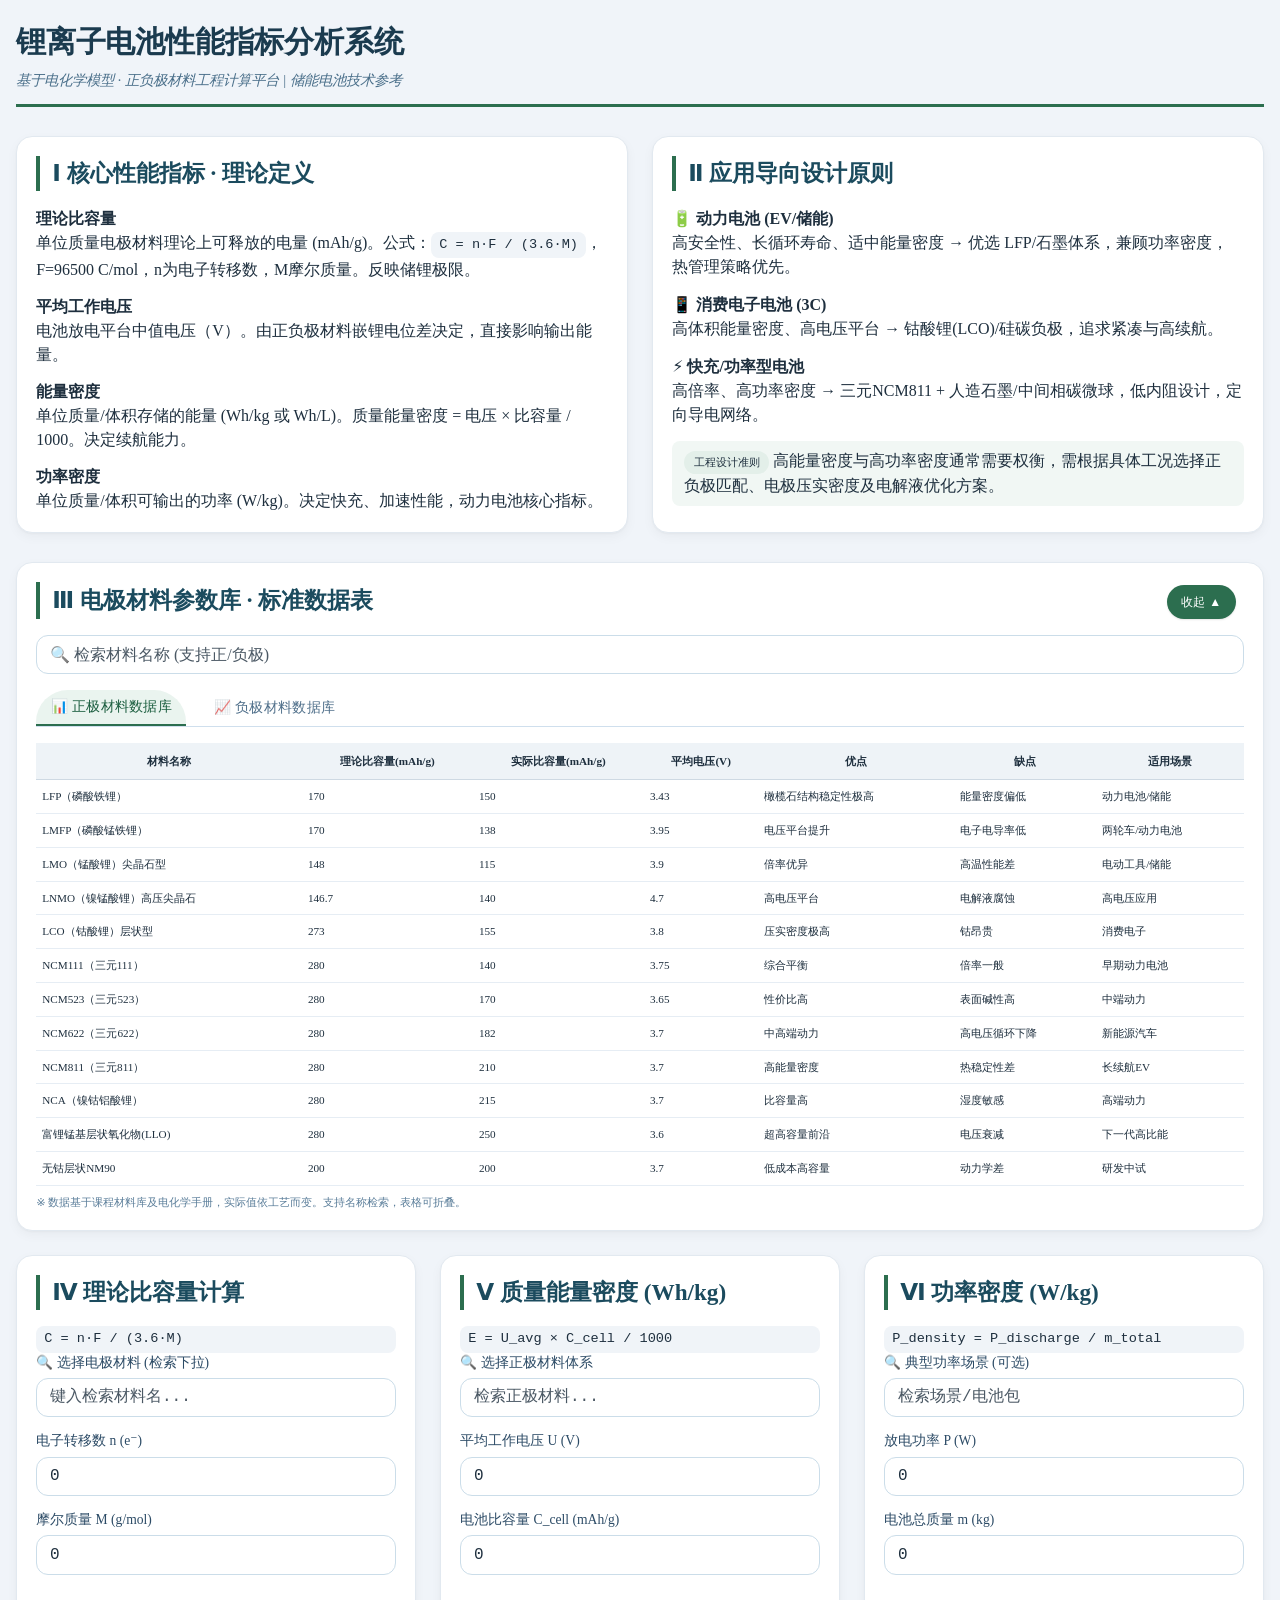
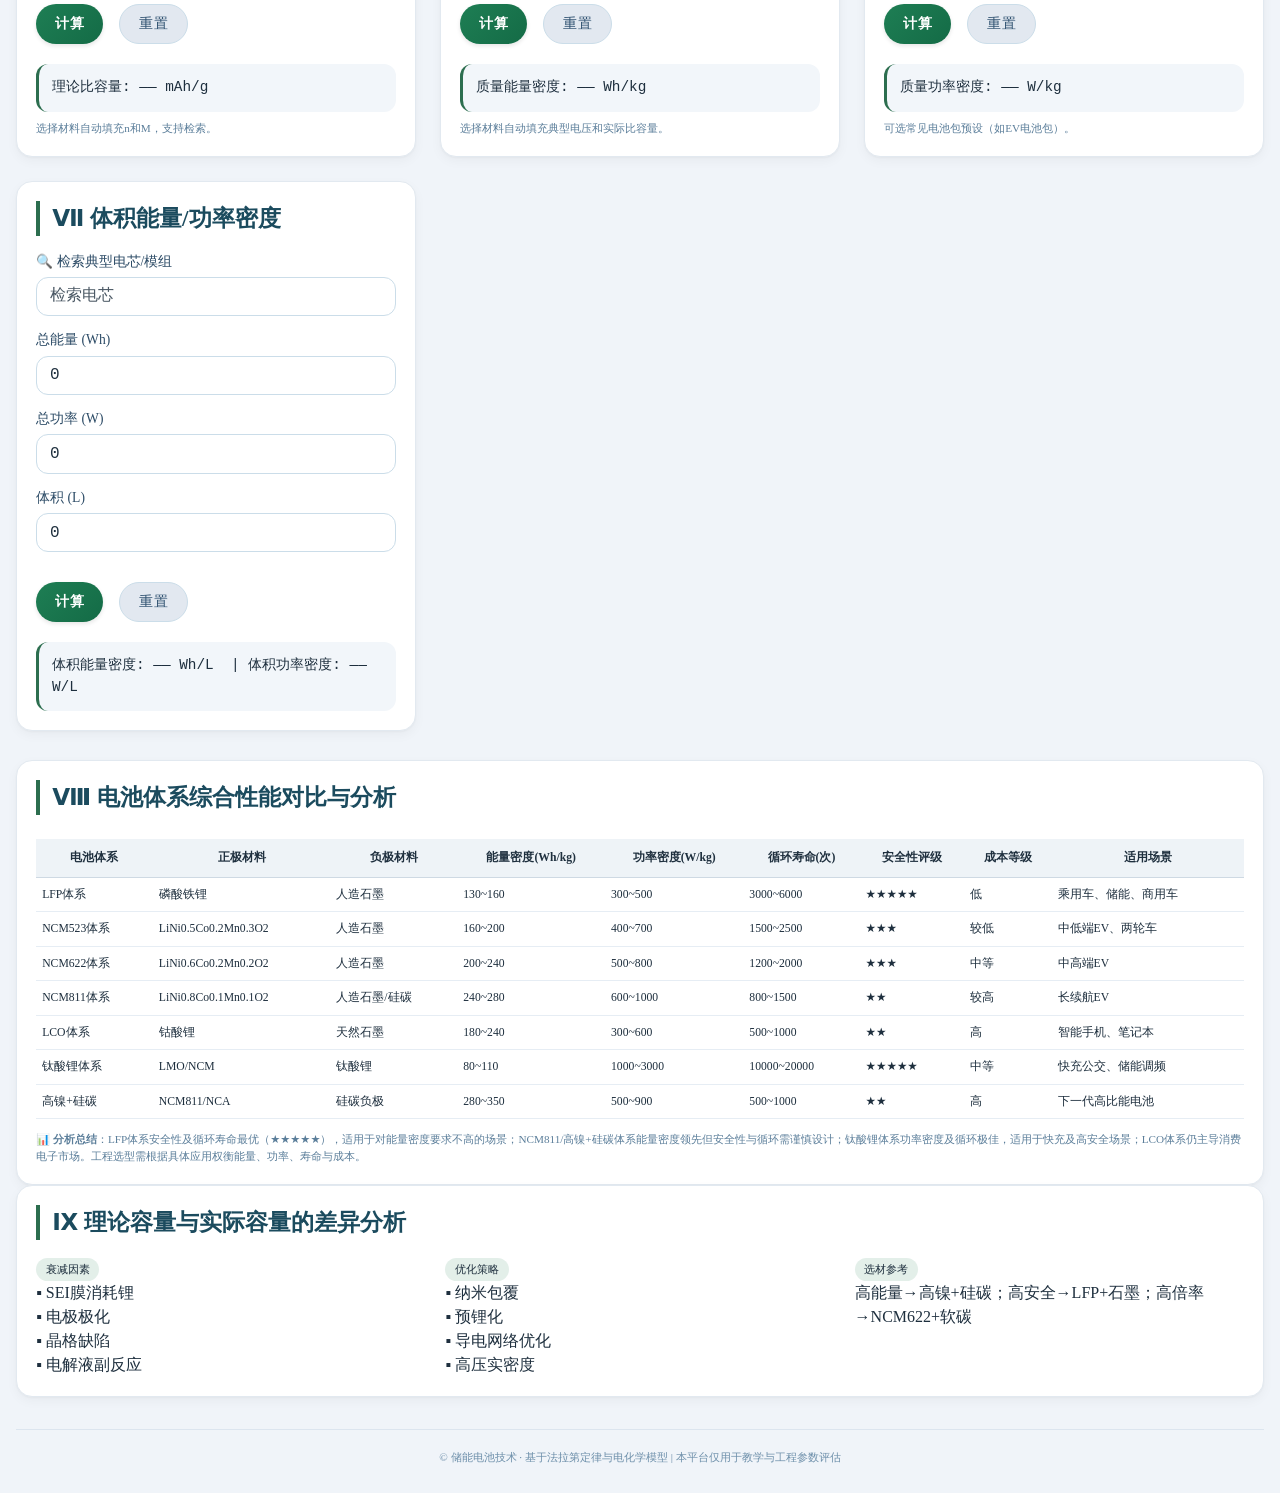
<file: works/2026/group01/锂离子电池性能指标网站（最终版）.html>
<!DOCTYPE html>
<html lang="zh-CN">
<head>
    <meta charset="UTF-8">
    <meta name="viewport" content="width=device-width, initial-scale=1.0, viewport-fit=cover, user-scalable=yes">
    <title>锂离子电池性能指标分析系统 | 储能材料计算平台</title>
    <style>
        * {
            margin: 0;
            padding: 0;
            box-sizing: border-box;
        }

        body {
            font-family: 'Times New Roman', 'Georgia', '宋体', 'SimSun', 'Palatino', 'STSong', system-ui, -apple-system, 'Segoe UI', Roboto, Helvetica, Arial, sans-serif;
            background: #f0f4f9;
            color: #1e2f3e;
            line-height: 1.5;
            padding: 20px 16px;
        }

        .container {
            max-width: 1400px;
            margin: 0 auto;
        }

        .header {
            border-bottom: 3px solid #2c6e4f;
            margin-bottom: 1.8rem;
            padding-bottom: 0.8rem;
        }

        .header h1 {
            font-size: clamp(1.5rem, 5vw, 1.9rem);
            font-weight: 600;
            letter-spacing: -0.2px;
            color: #1b3b4f;
            word-break: break-word;
        }

        .header .sub {
            font-size: clamp(0.75rem, 3vw, 0.9rem);
            color: #4a6f8a;
            font-style: italic;
            margin-top: 0.25rem;
        }

        .grid {
            display: grid;
            grid-template-columns: repeat(auto-fit, minmax(280px, 1fr));
            gap: 1.5rem;
            margin-bottom: 1.8rem;
        }

        .card {
            background: #ffffff;
            border-radius: 1rem;
            padding: 1.2rem;
            box-shadow: 0 4px 12px rgba(0, 0, 0, 0.04), 0 1px 2px rgba(0, 0, 0, 0.03);
            border: 1px solid #e2e9f0;
            transition: box-shadow 0.2s;
            display: flex;
            flex-direction: column;
        }

        .card:hover {
            box-shadow: 0 12px 24px rgba(0, 0, 0, 0.08);
        }

        .card h2 {
            font-size: clamp(1.2rem, 4vw, 1.45rem);
            font-weight: 600;
            border-left: 4px solid #2c6e4f;
            padding-left: 0.75rem;
            margin-bottom: 1rem;
            color: #1b4b5e;
            display: flex;
            justify-content: space-between;
            align-items: center;
            flex-wrap: wrap;
            gap: 8px;
        }

        .form-group {
            margin-bottom: 0.9rem;
        }

        label {
            font-weight: 500;
            display: block;
            margin-bottom: 0.3rem;
            font-size: 0.85rem;
            color: #2c4b66;
        }

        /* ========= 关键修复：确保移动端检索输入框文字清晰可见 ========= */
        input, select, datalist {
            width: 100%;
            padding: 0.6rem 0.8rem;
            border: 1px solid #cbdde9;
            border-radius: 0.75rem;
            font-size: 16px;  /* 防止iOS缩放时文字异常 */
            font-family: monospace;
            background: #ffffff;
            color: #1e2f3e !important;      /* 强制深色文字 */
            -webkit-text-fill-color: #1e2f3e !important; /* 覆盖移动端默认样式 */
            text-fill-color: #1e2f3e !important;
            opacity: 1;
            transition: 0.2s;
            -webkit-appearance: none;
            appearance: none;
        }

        /* 针对datalist输入框的特殊处理 */
        input[list] {
            color: #1e2f3e !important;
            background: #ffffff !important;
        }

        /* 占位符颜色浅但文字可见 */
        input::placeholder {
            color: #6b8eaa;
            opacity: 0.8;
        }

        /* 确保下拉选项文字深色 */
        option {
            color: #1e2f3e;
            background: white;
            font-size: 0.9rem;
            padding: 0.5rem;
        }

        input:focus {
            outline: none;
            border-color: #2c6e4f;
            box-shadow: 0 0 0 3px rgba(44, 110, 79, 0.15);
        }

        /* 醒目按钮样式 */
        button {
            background: linear-gradient(135deg, #1e7e54 0%, #146b46 100%);
            color: white;
            border: none;
            padding: 0.6rem 1.2rem;
            border-radius: 2.5rem;
            font-weight: 600;
            cursor: pointer;
            transition: all 0.2s ease;
            font-size: 0.85rem;
            margin-top: 0.2rem;
            margin-right: 0.5rem;
            box-shadow: 0 2px 4px rgba(0, 0, 0, 0.1);
            letter-spacing: 0.3px;
            min-height: 40px;
        }

        button.secondary {
            background: linear-gradient(135deg, #2c8c6c, #1f6b4e);
        }

        button.small,
        button.reset-btn {
            background: #f0f2f5;
            color: #1f5a6e;
            border: 1px solid #cbdde9;
            box-shadow: none;
            font-weight: 500;
            min-height: 36px;
        }

        button.reset-btn {
            background: #e2e8f0;
            color: #2c4f6e;
        }

        button:hover {
            transform: translateY(-2px);
            box-shadow: 0 6px 12px rgba(0, 0, 0, 0.12);
            filter: brightness(1.02);
        }

        button.small:hover,
        button.reset-btn:hover {
            background: #e0e6ed;
            transform: translateY(-1px);
        }

        .result-box {
            background: #f2f6fa;
            padding: 0.8rem;
            border-radius: 0.75rem;
            margin-top: 0.9rem;
            border-left: 3px solid #2c6e4f;
            font-family: 'Consolas', monospace;
            font-size: 0.9rem;
            font-weight: 500;
            word-break: break-word;
        }

        .formula {
            font-family: 'Courier New', monospace;
            background: #f0f4f8;
            padding: 0.2rem 0.5rem;
            border-radius: 0.5rem;
            font-size: 0.85rem;
            display: inline-block;
        }

        .tabs {
            display: flex;
            flex-wrap: wrap;
            border-bottom: 1px solid #cfdfed;
            margin-bottom: 1rem;
            gap: 0.3rem;
        }

        .tab-btn {
            background: none;
            border: none;
            padding: 0.5rem 0.9rem;
            font-size: 0.85rem;
            font-weight: 500;
            color: #4f6f8a;
            border-radius: 2rem 2rem 0 0;
            cursor: pointer;
            box-shadow: none;
            background: transparent;
            min-height: auto;
        }

        .tab-btn.active {
            background: #eaf4ef;
            color: #1b5e3f;
            border-bottom: 2px solid #2c6e4f;
        }

        .tab-pane {
            display: none;
        }

        .tab-pane.active-pane {
            display: block;
        }

        .table-wrapper {
            overflow-x: auto;
            margin-top: 0.5rem;
            -webkit-overflow-scrolling: touch;
        }

        table {
            width: 100%;
            border-collapse: collapse;
            font-size: 0.7rem;
            background: #fff;
            min-width: 500px;
        }

        th {
            background: #eef3f7;
            padding: 10px 6px;
            border-bottom: 1px solid #ced9e3;
            font-weight: 600;
        }

        td {
            border-bottom: 1px solid #e6edf4;
            padding: 8px 6px;
            vertical-align: top;
        }

        .material-badge {
            background: #e3efe9;
            border-radius: 14px;
            padding: 0.2rem 0.6rem;
            font-size: 0.7rem;
            display: inline-block;
        }

        .flex-btns {
            display: flex;
            flex-wrap: wrap;
            gap: 8px;
            margin: 12px 0 6px;
        }

        footer {
            text-align: center;
            margin-top: 2rem;
            font-size: 0.7rem;
            color: #6d8faa;
            border-top: 1px solid #dce5ef;
            padding-top: 1.2rem;
        }

        .info-tip {
            font-size: 0.7rem;
            color: #5b7e9a;
            margin-top: 0.5rem;
        }

        .error-msg {
            color: #c0392b;
            font-weight: normal;
        }

        .search-box {
            margin-bottom: 12px;
            display: flex;
            flex-wrap: wrap;
            gap: 8px;
            align-items: center;
        }

        .search-box input {
            flex: 1;
            min-width: 150px;
        }

        .collapse-btn {
            background: #2c6e4f;
            border: none;
            border-radius: 2rem;
            padding: 0.3rem 0.9rem;
            font-size: 0.75rem;
            cursor: pointer;
            transition: 0.2s;
            color: white;
            font-weight: 500;
            box-shadow: 0 1px 2px rgba(0, 0, 0, 0.1);
            min-height: 34px;
        }

        .collapse-btn:hover {
            background: #1f5940;
            transform: translateY(-1px);
        }

        /* 手机端额外优化 */
        @media (max-width: 640px) {
            body {
                padding: 14px 12px;
            }
            .card {
                padding: 1rem;
            }
            button {
                padding: 0.5rem 1rem;
                font-size: 0.8rem;
                min-height: 40px;
            }
            .flex-btns {
                gap: 6px;
            }
            .grid {
                gap: 1rem;
            }
            .tab-btn {
                padding: 0.4rem 0.7rem;
                font-size: 0.8rem;
            }
            .header h1 {
                font-size: 1.5rem;
            }
            /* 强制所有输入框文字为深色、背景纯白 */
            input, select, input[list] {
                font-size: 16px;
                background: white !important;
                color: #111111 !important;
                -webkit-text-fill-color: #111111 !important;
            }
        }

        @media (min-width: 641px) and (max-width: 1024px) {
            .grid {
                grid-template-columns: repeat(2, 1fr);
            }
        }

        @media (min-width: 1200px) {
            .grid {
                grid-template-columns: repeat(auto-fit, minmax(320px, 1fr));
            }
        }

        @media (max-width: 560px) {
            table {
                font-size: 0.65rem;
            }
            th, td {
                padding: 6px 4px;
            }
        }
    </style>
</head>
<body>
<div class="container">
    <div class="header">
        <h1>锂离子电池性能指标分析系统</h1>
        <div class="sub">基于电化学模型 · 正负极材料工程计算平台 | 储能电池技术参考</div>
    </div>

    <!-- 1. 四大核心指标 -->
    <div class="grid">
        <div class="card">
            <h2>Ⅰ 核心性能指标 · 理论定义</h2>
            <div style="margin-bottom:0.8rem;"><strong>理论比容量</strong><br>单位质量电极材料理论上可释放的电量 (mAh/g)。公式：<span class="formula">C = n·F / (3.6·M)</span>，F=96500 C/mol，n为电子转移数，M摩尔质量。反映储锂极限。</div>
            <div style="margin-bottom:0.8rem;"><strong>平均工作电压</strong><br>电池放电平台中值电压（V）。由正负极材料嵌锂电位差决定，直接影响输出能量。</div>
            <div style="margin-bottom:0.8rem;"><strong>能量密度</strong><br>单位质量/体积存储的能量 (Wh/kg 或 Wh/L)。质量能量密度 = 电压 × 比容量 / 1000。决定续航能力。</div>
            <div><strong>功率密度</strong><br>单位质量/体积可输出的功率 (W/kg)。决定快充、加速性能，动力电池核心指标。</div>
        </div>
        <div class="card">
            <h2>Ⅱ 应用导向设计原则</h2>
            <div><strong>🔋 动力电池 (EV/储能)</strong><br>高安全性、长循环寿命、适中能量密度 → 优选 LFP/石墨体系，兼顾功率密度，热管理策略优先。</div>
            <div style="margin-top: 14px;"><strong>📱 消费电子电池 (3C)</strong><br>高体积能量密度、高电压平台 → 钴酸锂(LCO)/硅碳负极，追求紧凑与高续航。</div>
            <div style="margin-top: 14px;"><strong>⚡ 快充/功率型电池</strong><br>高倍率、高功率密度 → 三元NCM811 + 人造石墨/中间相碳微球，低内阻设计，定向导电网络。</div>
            <div style="margin-top: 14px; background:#f1f7f4; padding: 8px 12px; border-radius: 8px;"><span class="material-badge">工程设计准则</span> 高能量密度与高功率密度通常需要权衡，需根据具体工况选择正负极匹配、电极压实密度及电解液优化方案。</div>
        </div>
    </div>

    <!-- 3. 电极材料参数库 · 选项卡模式 + 检索 + 折叠 -->
    <div class="card" style="margin-bottom: 1.5rem;" id="materialLibraryCard">
        <h2>Ⅲ 电极材料参数库 · 标准数据表
            <button class="collapse-btn" id="toggleTableBtn">收起 ▲</button>
        </h2>
        <div id="materialTableContainer">
            <div class="search-box">
                <input type="text" id="materialSearchInput" placeholder="🔍 检索材料名称 (支持正/负极)" style="font-family: inherit;">
            </div>
            <div class="tabs">
                <button class="tab-btn active" data-tab="tab-cathode">📊 正极材料数据库</button>
                <button class="tab-btn" data-tab="tab-anode">📈 负极材料数据库</button>
            </div>
            <div id="tab-cathode" class="tab-pane active-pane">
                <div class="table-wrapper">
                    <table id="cathode-table">
                        <thead>
                            <tr><th>材料名称</th><th>理论比容量(mAh/g)</th><th>实际比容量(mAh/g)</th><th>平均电压(V)</th><th>优点</th><th>缺点</th><th>适用场景</th></tr>
                        </thead>
                        <tbody></tbody>
                    </table>
                </div>
            </div>
            <div id="tab-anode" class="tab-pane">
                <div class="table-wrapper">
                    <table id="anode-table">
                        <thead>
                            <tr><th>材料名称</th><th>理论比容量(mAh/g)</th><th>实际比容量(mAh/g)</th><th>平均电压(V)</th><th>优点</th><th>缺点</th><th>适用场景</th></tr>
                        </thead>
                        <tbody></tbody>
                    </table>
                </div>
            </div>
        </div>
        <div class="info-tip">※ 数据基于课程材料库及电化学手册，实际值依工艺而变。支持名称检索，表格可折叠。</div>
    </div>

    <!-- 四个计算模块（四五六七部分） -->
    <div class="grid">
        <div class="card">
            <h2>Ⅳ 理论比容量计算</h2>
            <div class="formula">C = n·F / (3.6·M)</div>
            <div class="form-group">
                <label>🔍 选择电极材料 (检索下拉)</label>
                <input list="capacityMaterialList" id="capacityMaterialSelect" class="search-input" placeholder="键入检索材料名...">
                <datalist id="capacityMaterialList"></datalist>
            </div>
            <div class="form-group"><label>电子转移数 n (e⁻)</label><input type="number" id="nValue" value="0" step="0.01"></div>
            <div class="form-group"><label>摩尔质量 M (g/mol)</label><input type="number" id="molarMass" value="0" step="0.01"></div>
            <div class="flex-btns"><button id="calcCapacityBtn">计算</button><button id="resetCapacityBtn" class="reset-btn small">重置</button></div>
            <div class="result-box" id="capacityResult">理论比容量: —— mAh/g</div>
            <div class="info-tip">选择材料自动填充n和M，支持检索。</div>
        </div>
        <div class="card">
            <h2>Ⅴ 质量能量密度 (Wh/kg)</h2>
            <div class="formula">E = U_avg × C_cell / 1000</div>
            <div class="form-group">
                <label>🔍 选择正极材料体系</label>
                <input list="energyMaterialList" id="energyMaterialSelect" placeholder="检索正极材料...">
                <datalist id="energyMaterialList"></datalist>
            </div>
            <div class="form-group"><label>平均工作电压 U (V)</label><input type="number" id="voltageE" value="0" step="0.01"></div>
            <div class="form-group"><label>电池比容量 C_cell (mAh/g)</label><input type="number" id="specificCap" value="0" step="0.1"></div>
            <div class="flex-btns"><button id="calcEnergyBtn">计算</button><button id="resetEnergyBtn" class="reset-btn small">重置</button></div>
            <div class="result-box" id="energyResult">质量能量密度: —— Wh/kg</div>
            <div class="info-tip">选择材料自动填充典型电压和实际比容量。</div>
        </div>
        <div class="card">
            <h2>Ⅵ 功率密度 (W/kg)</h2>
            <div class="formula">P_density = P_discharge / m_total</div>
            <div class="form-group">
                <label>🔍 典型功率场景 (可选)</label>
                <input list="powerScenarioList" id="powerPreset" placeholder="检索场景/电池包">
                <datalist id="powerScenarioList"></datalist>
            </div>
            <div class="form-group"><label>放电功率 P (W)</label><input type="number" id="powerW" value="0" step="10"></div>
            <div class="form-group"><label>电池总质量 m (kg)</label><input type="number" id="massKg" value="0" step="0.1"></div>
            <div class="flex-btns"><button id="calcPowerBtn">计算</button><button id="resetPowerBtn" class="reset-btn small">重置</button></div>
            <div class="result-box" id="powerResult">质量功率密度: —— W/kg</div>
            <div class="info-tip">可选常见电池包预设（如EV电池包）。</div>
        </div>
        <div class="card">
            <h2>Ⅶ 体积能量/功率密度</h2>
            <div class="form-group">
                <label>🔍 检索典型电芯/模组</label>
                <input list="volumetricPresetList" id="volumetricPreset" placeholder="检索电芯">
                <datalist id="volumetricPresetList"></datalist>
            </div>
            <div class="form-group"><label>总能量 (Wh)</label><input type="number" id="totalEnergyWh" value="0" step="10"></div>
            <div class="form-group"><label>总功率 (W)</label><input type="number" id="totalPowerVol" value="0" step="10"></div>
            <div class="form-group"><label>体积 (L)</label><input type="number" id="volumeL" value="0" step="0.01"></div>
            <div class="flex-btns"><button id="calcVolumetricBtn">计算</button><button id="resetVolumetricBtn" class="reset-btn small">重置</button></div>
            <div class="result-box" id="volumetricResult">体积能量密度: —— Wh/L &nbsp;| 体积功率密度: —— W/L</div>
        </div>
    </div>

    <!-- Ⅷ 电池体系综合性能对比与分析 -->
    <div class="card">
        <h2>Ⅷ 电池体系综合性能对比与分析</h2>
        <div class="table-wrapper">
            <table style="font-size:0.73rem;">
                <thead>
                    <tr><th>电池体系</th><th>正极材料</th><th>负极材料</th><th>能量密度(Wh/kg)</th><th>功率密度(W/kg)</th><th>循环寿命(次)</th><th>安全性评级</th><th>成本等级</th><th>适用场景</th></tr>
                </thead>
                <tbody>
                    <tr><td>LFP体系</td><td>磷酸铁锂</td><td>人造石墨</td><td>130~160</td><td>300~500</td><td>3000~6000</td><td>★★★★★</td><td>低</td><td>乘用车、储能、商用车</td></tr>
                    <tr><td>NCM523体系</td><td>LiNi0.5Co0.2Mn0.3O2</td><td>人造石墨</td><td>160~200</td><td>400~700</td><td>1500~2500</td><td>★★★</td><td>较低</td><td>中低端EV、两轮车</td></tr>
                    <tr><td>NCM622体系</td><td>LiNi0.6Co0.2Mn0.2O2</td><td>人造石墨</td><td>200~240</td><td>500~800</td><td>1200~2000</td><td>★★★</td><td>中等</td><td>中高端EV</td></tr>
                    <tr><td>NCM811体系</td><td>LiNi0.8Co0.1Mn0.1O2</td><td>人造石墨/硅碳</td><td>240~280</td><td>600~1000</td><td>800~1500</td><td>★★</td><td>较高</td><td>长续航EV</td></tr>
                    <tr><td>LCO体系</td><td>钴酸锂</td><td>天然石墨</td><td>180~240</td><td>300~600</td><td>500~1000</td><td>★★</td><td>高</td><td>智能手机、笔记本</td></tr>
                    <tr><td>钛酸锂体系</td><td>LMO/NCM</td><td>钛酸锂</td><td>80~110</td><td>1000~3000</td><td>10000~20000</td><td>★★★★★</td><td>中等</td><td>快充公交、储能调频</td></tr>
                    <tr><td>高镍+硅碳</td><td>NCM811/NCA</td><td>硅碳负极</td><td>280~350</td><td>500~900</td><td>500~1000</td><td>★★</td><td>高</td><td>下一代高比能电池</td></tr>
                </tbody>
            </table>
        </div>
        <div class="info-tip" style="margin-top: 12px;">
            📊 <strong>分析总结</strong>：LFP体系安全性及循环寿命最优（★★★★★），适用于对能量密度要求不高的场景；NCM811/高镍+硅碳体系能量密度领先但安全性与循环需谨慎设计；钛酸锂体系功率密度及循环极佳，适用于快充及高安全场景；LCO体系仍主导消费电子市场。工程选型需根据具体应用权衡能量、功率、寿命与成本。
        </div>
    </div>

    <!-- Ⅸ 理论容量与实际容量的差异分析 -->
    <div class="card">
        <h2>Ⅸ 理论容量与实际容量的差异分析</h2>
        <div style="display: flex; flex-wrap: wrap; gap: 20px;">
            <div style="flex:1; min-width: 160px;"><span class="material-badge">衰减因素</span><br>▪ SEI膜消耗锂<br>▪ 电极极化<br>▪ 晶格缺陷<br>▪ 电解液副反应</div>
            <div style="flex:1; min-width: 160px;"><span class="material-badge">优化策略</span><br>▪ 纳米包覆<br>▪ 预锂化<br>▪ 导电网络优化<br>▪ 高压实密度</div>
            <div style="flex:1; min-width: 160px;"><span class="material-badge">选材参考</span><br>高能量→高镍+硅碳；高安全→LFP+石墨；高倍率→NCM622+软碳</div>
        </div>
    </div>
    <footer>© 储能电池技术 · 基于法拉第定律与电化学模型 | 本平台仅用于教学与工程参数评估</footer>
</div>

<script>
    // ---------- 数据库（完整保留）----------
    const cathodeMaterials = [
        { name:"LFP（磷酸铁锂）", theory:170, actual:150, voltage:3.43, n:1, M:157.76, note:"橄榄石结构稳定性极高", drawback:"能量密度偏低", scene:"动力电池/储能" },
        { name:"LMFP（磷酸锰铁锂）", theory:170, actual:138, voltage:3.95, n:1, M:157.76, note:"电压平台提升", drawback:"电子电导率低", scene:"两轮车/动力电池" },
        { name:"LMO（锰酸锂）尖晶石型", theory:148, actual:115, voltage:3.9, n:1, M:138.8, note:"倍率优异", drawback:"高温性能差", scene:"电动工具/储能" },
        { name:"LNMO（镍锰酸锂）高压尖晶石", theory:146.7, actual:140, voltage:4.7, n:1, M:182.5, note:"高电压平台", drawback:"电解液腐蚀", scene:"高电压应用" },
        { name:"LCO（钴酸锂）层状型", theory:273, actual:155, voltage:3.8, n:1, M:97.87, note:"压实密度极高", drawback:"钴昂贵", scene:"消费电子" },
        { name:"NCM111（三元111）", theory:280, actual:140, voltage:3.75, n:1, M:96.5, note:"综合平衡", drawback:"倍率一般", scene:"早期动力电池" },
        { name:"NCM523（三元523）", theory:280, actual:170, voltage:3.65, n:1, M:96.5, note:"性价比高", drawback:"表面碱性高", scene:"中端动力" },
        { name:"NCM622（三元622）", theory:280, actual:182, voltage:3.7, n:1, M:96.3, note:"中高端动力", drawback:"高电压循环下降", scene:"新能源汽车" },
        { name:"NCM811（三元811）", theory:280, actual:210, voltage:3.7, n:1, M:96.0, note:"高能量密度", drawback:"热稳定性差", scene:"长续航EV" },
        { name:"NCA（镍钴铝酸锂）", theory:280, actual:215, voltage:3.7, n:1, M:96.2, note:"比容量高", drawback:"湿度敏感", scene:"高端动力" },
        { name:"富锂锰基层状氧化物(LLO)", theory:280, actual:250, voltage:3.6, n:1, M:96, note:"超高容量前沿", drawback:"电压衰减", scene:"下一代高比能" },
        { name:"无钴层状NM90", theory:200, actual:200, voltage:3.7, n:1, M:94.5, note:"低成本高容量", drawback:"动力学差", scene:"研发中试" }
    ];
    const anodeMaterials = [
        { name:"天然石墨", theory:372, actual:330, voltage:0.1, n:1/6, M:72.06, note:"资源丰富", drawback:"倍率有限", scene:"消费电子/储能" },
        { name:"人造石墨", theory:372, actual:300, voltage:0.1, n:1/6, M:72.06, note:"循环优异", drawback:"成本略高", scene:"动力电池" },
        { name:"中间相碳微球(MCMB)", theory:372, actual:315, voltage:0.1, n:1/6, M:72.06, note:"倍率良好", drawback:"成本较高", scene:"倍率型动力" },
        { name:"硅碳负极(Si@C)", theory:4200, actual:550, voltage:0.4, n:4.4, M:28.09, note:"高容量", drawback:"体积膨胀大", scene:"下一代高能量" },
        { name:"硅氧负极(SiOx/C)", theory:2615, actual:1500, voltage:0.5, n:2.5, M:33.2, note:"体积膨胀较小", drawback:"首效低", scene:"高能量密度" },
        { name:"纳米硅负极", theory:3800, actual:800, voltage:0.4, n:4.4, M:28.09, note:"研发前沿", drawback:"循环极差", scene:"研发/复合" },
        { name:"金属锂(Li)负极", theory:3860, actual:0, voltage:0, n:1, M:6.94, note:"超高容量(研发)", drawback:"枝晶生长", scene:"固态电池前沿" },
        { name:"Bi基负极", theory:385, actual:347, voltage:0.6, n:3, M:208.98, note:"体积比容量高", drawback:"体积膨胀", scene:"前沿研发" },
        { name:"Sn基负极", theory:993, actual:676, voltage:0.5, n:4.4, M:118.71, note:"高容量锡基", drawback:"循环寿命短", scene:"高容量负极研究" },
        { name:"LTO（钛酸锂）", theory:175, actual:165, voltage:1.55, n:3, M:140.7, note:"零应变超长寿命", drawback:"能量密度低", scene:"快充储能/公交" }
    ];

    function renderFilteredTables() {
        const keyword = document.getElementById('materialSearchInput').value.trim().toLowerCase();
        const filterRows = (rows) => rows.filter(r => r.name.toLowerCase().includes(keyword));
        const filteredCathode = filterRows(cathodeMaterials);
        const filteredAnode = filterRows(anodeMaterials);
        const cathodeTbody = document.querySelector('#cathode-table tbody');
        const anodeTbody = document.querySelector('#anode-table tbody');
        if(cathodeTbody) cathodeTbody.innerHTML = filteredCathode.map(m => `<tr><td>${m.name}</td><td>${m.theory}</td><td>${m.actual||'—'}</td><td>${m.voltage}</td><td>${m.note}</td><td>${m.drawback||'—'}</td><td>${m.scene||'—'}</td></tr>`).join('');
        if(anodeTbody) anodeTbody.innerHTML = filteredAnode.map(m => `<tr><td>${m.name}</td><td>${m.theory}</td><td>${m.actual||'—'}</td><td>${m.voltage}</td><td>${m.note}</td><td>${m.drawback||'—'}</td><td>${m.scene||'—'}</td></tr>`).join('');
    }
    renderFilteredTables();
    document.getElementById('materialSearchInput').addEventListener('input', renderFilteredTables);
    const tableContainer = document.getElementById('materialTableContainer');
    const toggleBtn = document.getElementById('toggleTableBtn');
    let isExpanded = true;
    toggleBtn.addEventListener('click', () => {
        if(isExpanded) { tableContainer.style.display = 'none'; toggleBtn.textContent = '展开 ▼'; } 
        else { tableContainer.style.display = 'block'; toggleBtn.textContent = '收起 ▲'; }
        isExpanded = !isExpanded;
    });

    // 下拉菜单数据
    const allCapacityMaterials = [...cathodeMaterials, ...anodeMaterials];
    const capacityDataList = document.getElementById('capacityMaterialList');
    allCapacityMaterials.forEach(m => { let opt = document.createElement('option'); opt.value = m.name; capacityDataList.appendChild(opt); });
    const energyDataList = document.getElementById('energyMaterialList');
    cathodeMaterials.forEach(m => { let opt = document.createElement('option'); opt.value = m.name; energyDataList.appendChild(opt); });
    const powerScenarios = [
        { name:"EV电池包 (60kWh, 400kg)", power:120000, mass:400 },
        { name:"HEV功率型电池 (10kW, 30kg)", power:10000, mass:30 },
        { name:"消费电子电芯 (5W, 0.045kg)", power:5, mass:0.045 },
        { name:"储能模组 (50kW, 500kg)", power:50000, mass:500 }
    ];
    const powerDataList = document.getElementById('powerScenarioList');
    powerScenarios.forEach(s => { let opt = document.createElement('option'); opt.value = s.name; powerDataList.appendChild(opt); });
    const volumetricPresets = [
        { name:"21700电芯 (18Wh, 0.024L)", energy:18, power:30, volume:0.024 },
        { name:"方形铝壳50Ah (180Wh, 0.45L)", energy:180, power:400, volume:0.45 },
        { name:"软包电池 (30Wh, 0.12L)", energy:30, power:60, volume:0.12 },
        { name:"LFP模组 (2kWh, 1.8L)", energy:2000, power:2000, volume:1.8 }
    ];
    const volDataList = document.getElementById('volumetricPresetList');
    volumetricPresets.forEach(v => { let opt = document.createElement('option'); opt.value = v.name; volDataList.appendChild(opt); });

    // 计算函数（完整保留，逻辑不变）
    const nInput = document.getElementById('nValue'), mMassInput = document.getElementById('molarMass'), capacityResultDiv = document.getElementById('capacityResult');
    const capacitySelect = document.getElementById('capacityMaterialSelect');
    function findMaterialByName(name) { return allCapacityMaterials.find(m => m.name === name); }
    capacitySelect.addEventListener('change', (e) => { const mat = findMaterialByName(e.target.value); if(mat) { nInput.value = mat.n; mMassInput.value = mat.M; computeTheoreticalCapacity(); } });
    function computeTheoreticalCapacity() { try { let n = parseFloat(nInput.value), M = parseFloat(mMassInput.value); if(isNaN(n)||isNaN(M)) throw new Error("有效数字"); if(n<0) throw new Error("n不能为负"); if(M<=0) throw new Error("M>0"); let cap = (n * 96500) / (3.6 * M); if(cap<0) throw new Error("负值"); capacityResultDiv.innerText = `理论比容量: ${cap.toFixed(2)} mAh/g  (n=${n}, M=${M} g/mol)`; } catch(err) { capacityResultDiv.innerHTML = `<span class="error-msg">❌ ${err.message}</span>`; } }
    document.getElementById('calcCapacityBtn').addEventListener('click', computeTheoreticalCapacity);
    document.getElementById('resetCapacityBtn').addEventListener('click', () => { nInput.value = 0; mMassInput.value = 0; capacitySelect.value = ''; capacityResultDiv.innerText = "理论比容量: —— mAh/g"; });
    const voltageEInput = document.getElementById('voltageE'), specificCapInput = document.getElementById('specificCap'), energyResultDiv = document.getElementById('energyResult'), energySelect = document.getElementById('energyMaterialSelect');
    energySelect.addEventListener('change', (e) => { const mat = cathodeMaterials.find(m => m.name === e.target.value); if(mat) { voltageEInput.value = mat.voltage; specificCapInput.value = mat.actual || (mat.theory * 0.7).toFixed(0); computeEnergyDensity(); } });
    function computeEnergyDensity() { try { let U = parseFloat(voltageEInput.value), C = parseFloat(specificCapInput.value); if(isNaN(U)||isNaN(C)) throw new Error("有效数字"); if(U<0||C<0) throw new Error("不能为负"); if(U===0||C===0) throw new Error("须>0"); let ed = (U * C) / 1000; if(ed<0) throw new Error("负值"); energyResultDiv.innerText = `质量能量密度: ${ed.toFixed(2)} Wh/kg  (U=${U} V, C=${C} mAh/g)`; } catch(err) { energyResultDiv.innerHTML = `<span class="error-msg">❌ ${err.message}</span>`; } }
    document.getElementById('calcEnergyBtn').addEventListener('click', computeEnergyDensity);
    document.getElementById('resetEnergyBtn').addEventListener('click', () => { voltageEInput.value = 0; specificCapInput.value = 0; energySelect.value = ''; energyResultDiv.innerText = "质量能量密度: —— Wh/kg"; });
    const powerWInput = document.getElementById('powerW'), massKgInput = document.getElementById('massKg'), powerResultDiv = document.getElementById('powerResult'), powerPreset = document.getElementById('powerPreset');
    powerPreset.addEventListener('change', (e) => { const scenario = powerScenarios.find(s => s.name === e.target.value); if(scenario) { powerWInput.value = scenario.power; massKgInput.value = scenario.mass; computePowerDensity(); } });
    function computePowerDensity() { try { let P = parseFloat(powerWInput.value), m = parseFloat(massKgInput.value); if(isNaN(P)||isNaN(m)) throw new Error("有效数字"); if(P<0) throw new Error("功率不能为负"); if(m<=0) throw new Error("质量>0"); let pd = P / m; if(pd<0) throw new Error("负值"); powerResultDiv.innerText = `质量功率密度: ${pd.toFixed(2)} W/kg  (P=${P} W, m=${m} kg)`; } catch(err) { powerResultDiv.innerHTML = `<span class="error-msg">❌ ${err.message}</span>`; } }
    document.getElementById('calcPowerBtn').addEventListener('click', computePowerDensity);
    document.getElementById('resetPowerBtn').addEventListener('click', () => { powerWInput.value = 0; massKgInput.value = 0; powerPreset.value = ''; powerResultDiv.innerText = "质量功率密度: —— W/kg"; });
    const totalEnergyInput = document.getElementById('totalEnergyWh'), totalPowerVolInput = document.getElementById('totalPowerVol'), volumeInput = document.getElementById('volumeL'), volumetricResultDiv = document.getElementById('volumetricResult'), volumetricPresetSel = document.getElementById('volumetricPreset');
    volumetricPresetSel.addEventListener('change', (e) => { const preset = volumetricPresets.find(v => v.name === e.target.value); if(preset) { totalEnergyInput.value = preset.energy; totalPowerVolInput.value = preset.power; volumeInput.value = preset.volume; computeVolumetric(); } });
    function computeVolumetric() { try { let E = parseFloat(totalEnergyInput.value), Pv = parseFloat(totalPowerVolInput.value), V = parseFloat(volumeInput.value); if(isNaN(V)||V<=0) throw new Error("体积须>0"); if((isNaN(E)||E<0)&&(isNaN(Pv)||Pv<0)) throw new Error("至少输入能量或功率"); if(E<0||Pv<0) throw new Error("不能为负"); let volEd = (isNaN(E)?0:E/V), volPd = (isNaN(Pv)?0:Pv/V); if(volEd<0||volPd<0) throw new Error("负值"); let msg = `体积能量密度: ${volEd.toFixed(2)} Wh/L | 体积功率密度: ${volPd.toFixed(2)} W/L`; if(isNaN(E)||E===0) msg = `体积功率密度: ${volPd.toFixed(2)} W/L (未输入能量)`; if(isNaN(Pv)||Pv===0) msg = `体积能量密度: ${volEd.toFixed(2)} Wh/L (未输入功率)`; volumetricResultDiv.innerText = msg; } catch(err) { volumetricResultDiv.innerHTML = `<span class="error-msg">❌ ${err.message}</span>`; } }
    document.getElementById('calcVolumetricBtn').addEventListener('click', computeVolumetric);
    document.getElementById('resetVolumetricBtn').addEventListener('click', () => { totalEnergyInput.value = 0; totalPowerVolInput.value = 0; volumeInput.value = 0; volumetricPresetSel.value = ''; volumetricResultDiv.innerText = "体积能量密度: —— Wh/L | 体积功率密度: —— W/L"; });
    // 选项卡切换
    const tabBtns = document.querySelectorAll('.tab-btn');
    const panes = document.querySelectorAll('.tab-pane');
    tabBtns.forEach(btn => {
        btn.addEventListener('click', () => {
            const tabId = btn.getAttribute('data-tab');
            panes.forEach(p => p.classList.remove('active-pane'));
            document.getElementById(tabId).classList.add('active-pane');
            tabBtns.forEach(b => b.classList.remove('active'));
            btn.classList.add('active');
        });
    });
</script>
</body>
</html>
</file>
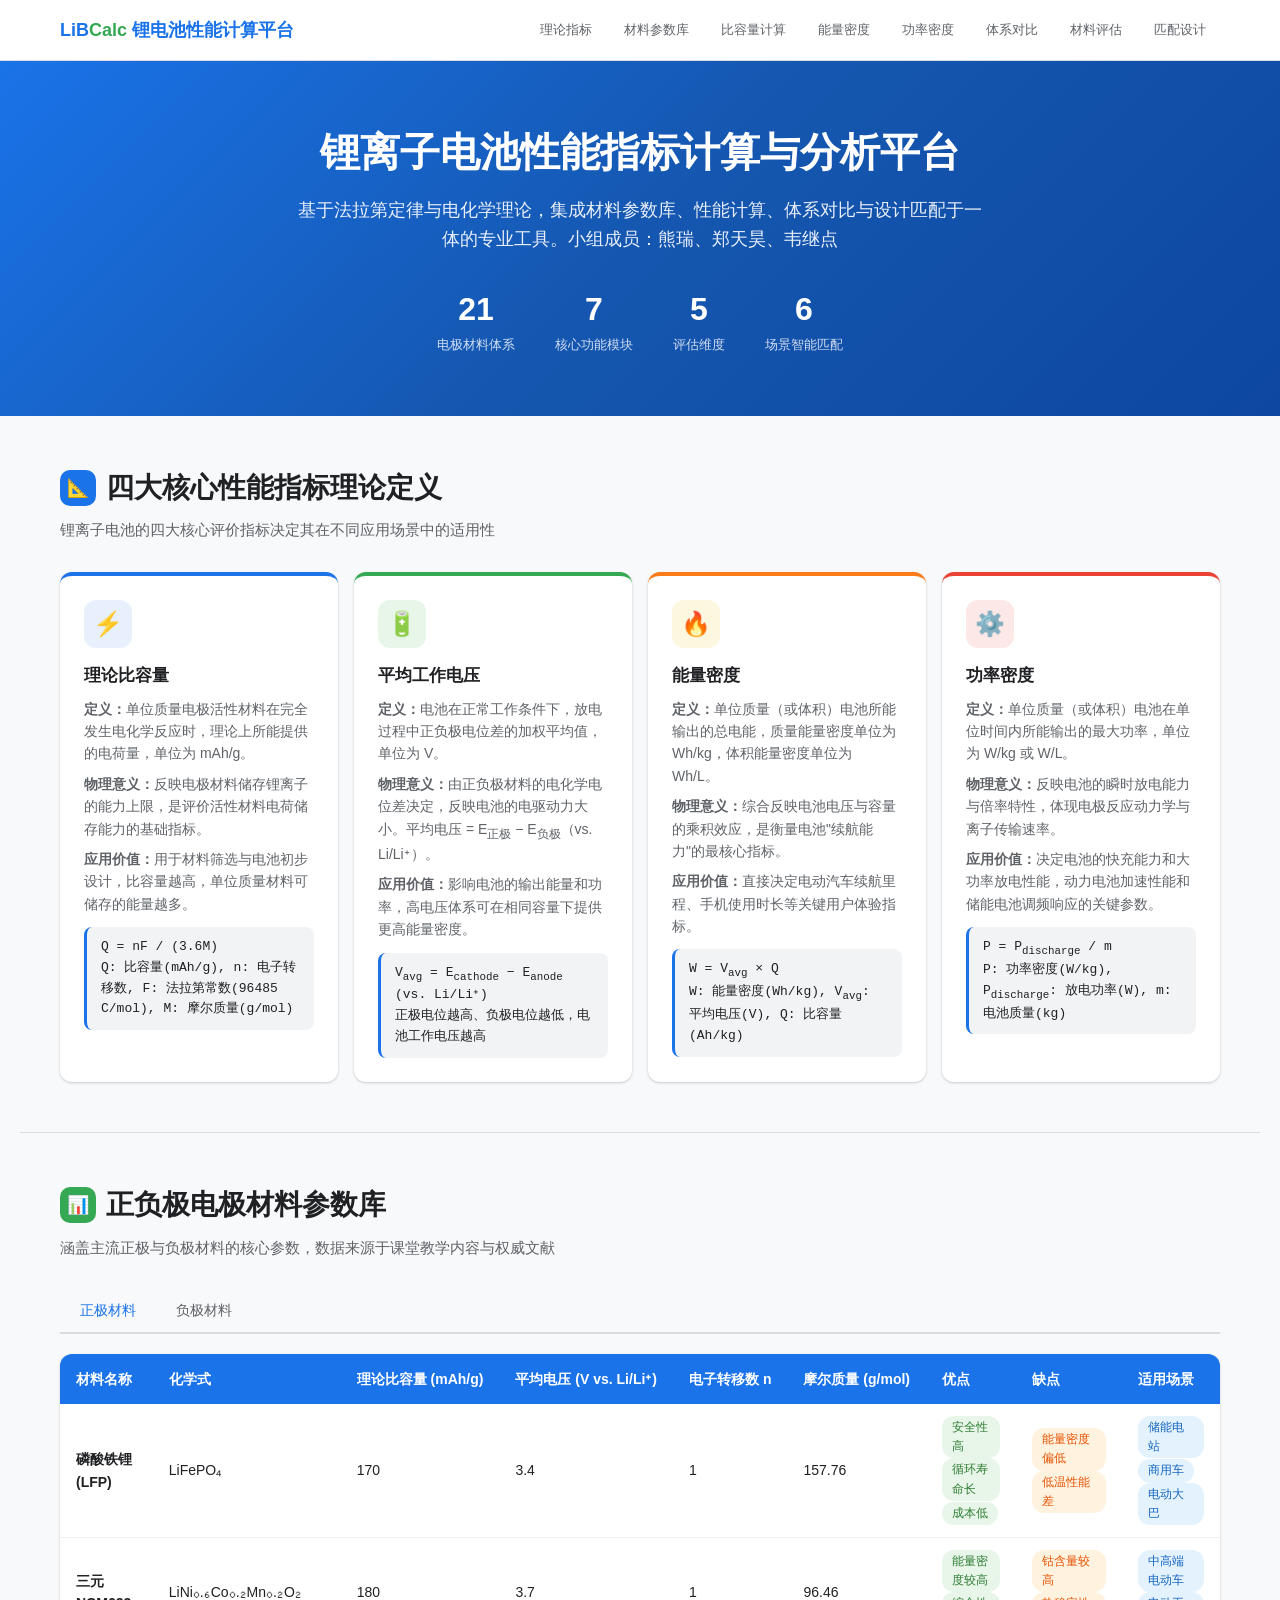
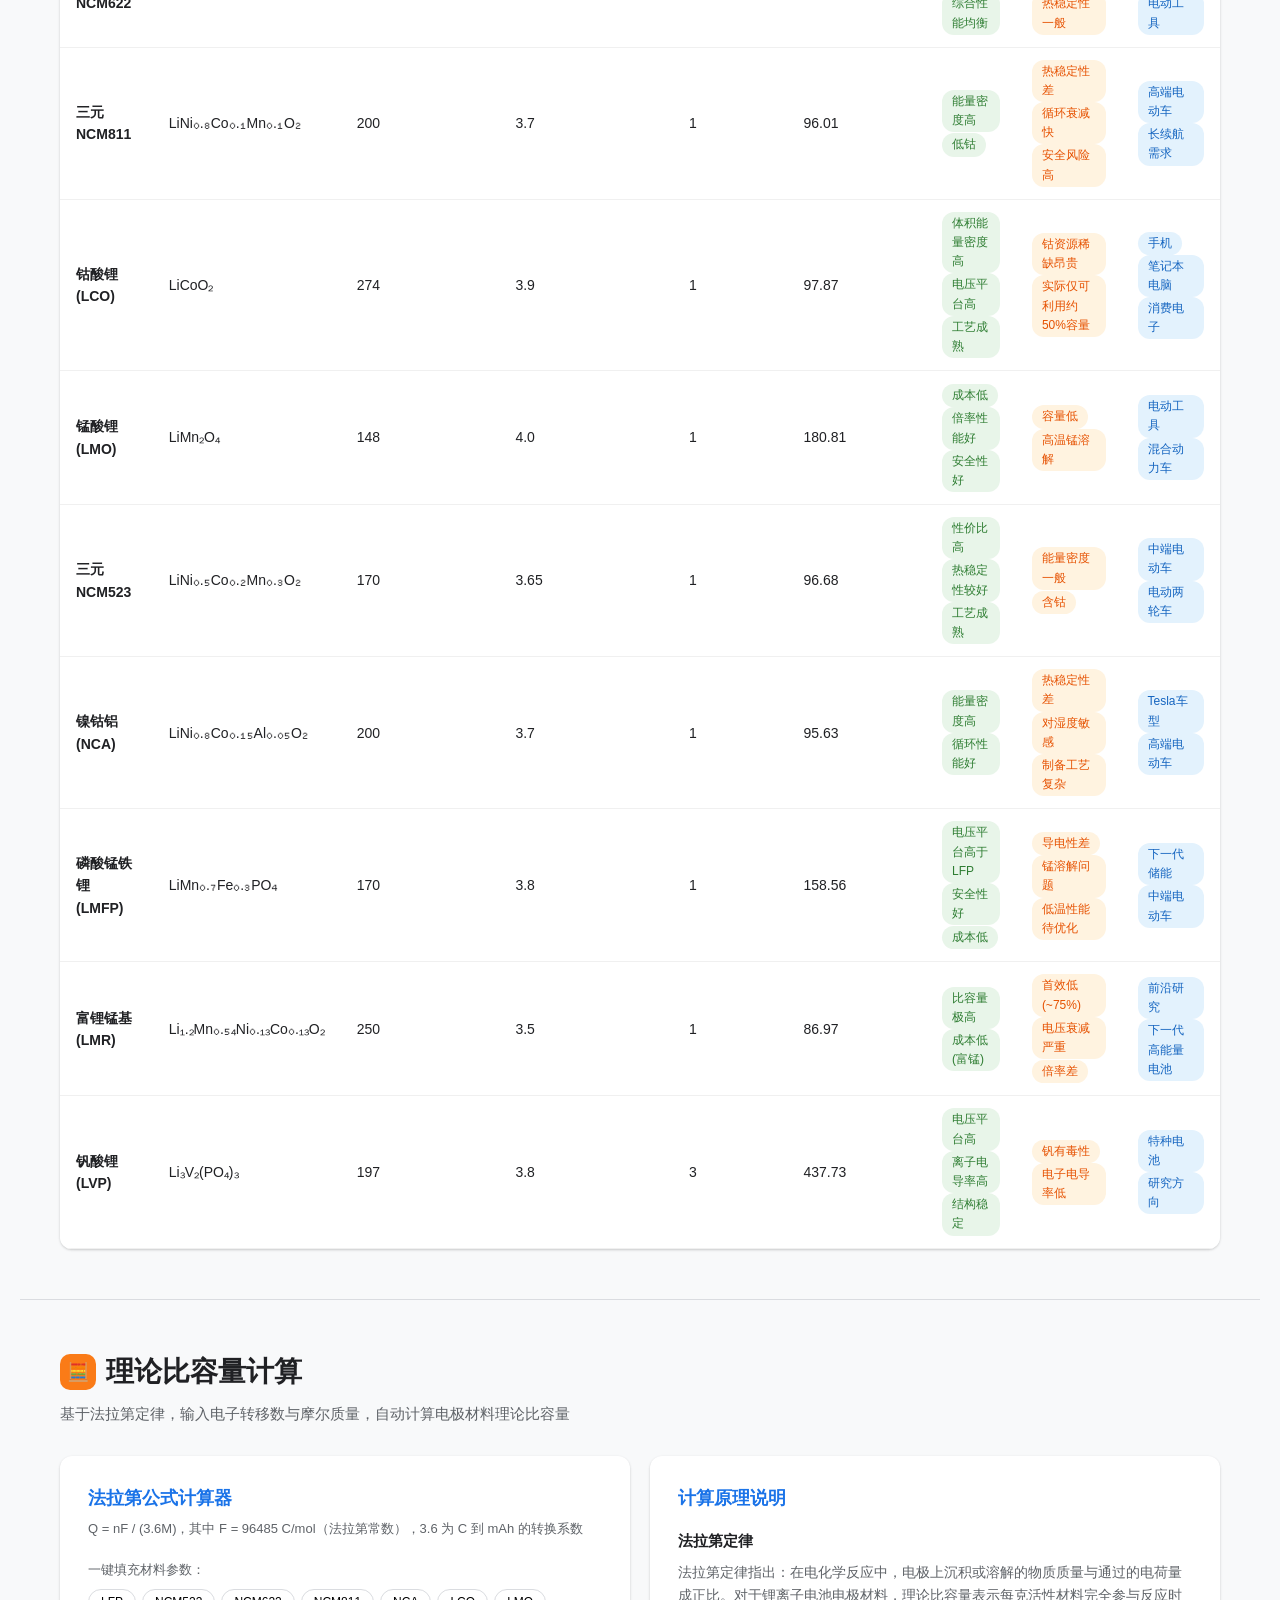
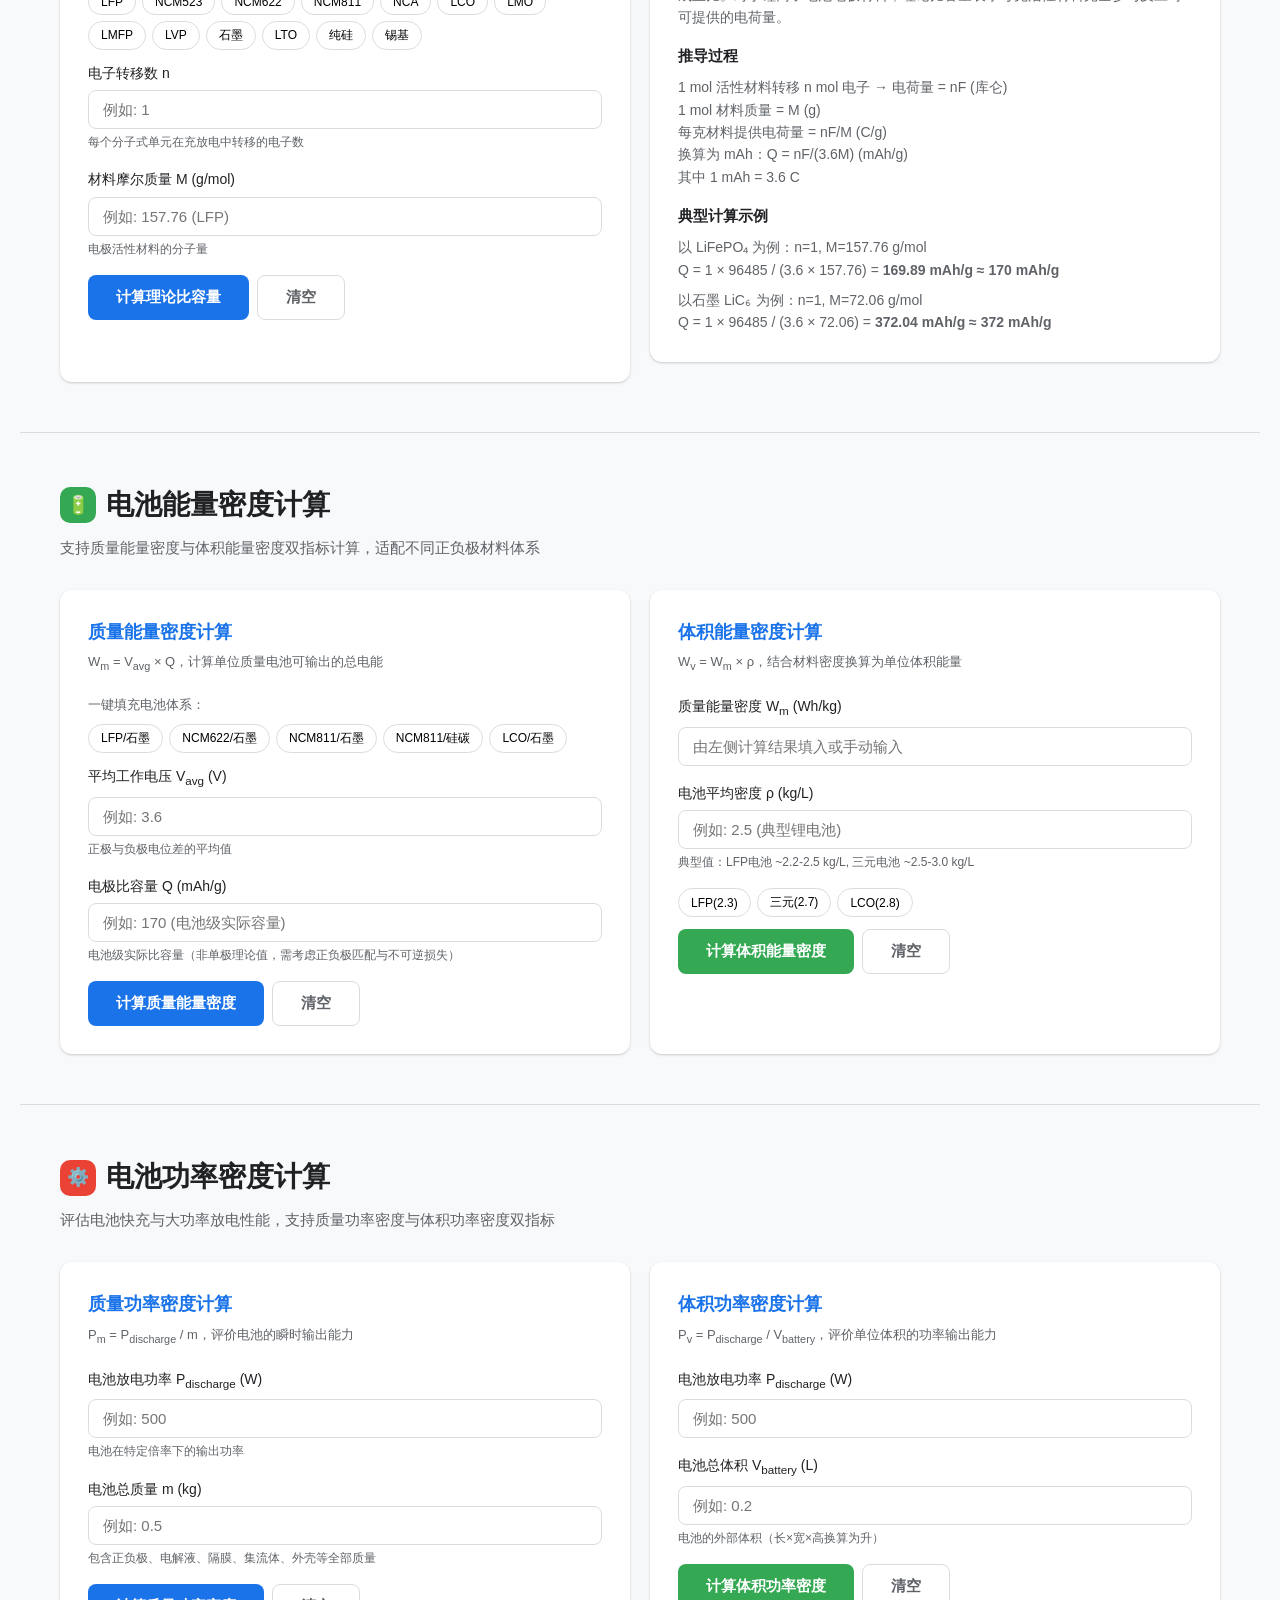
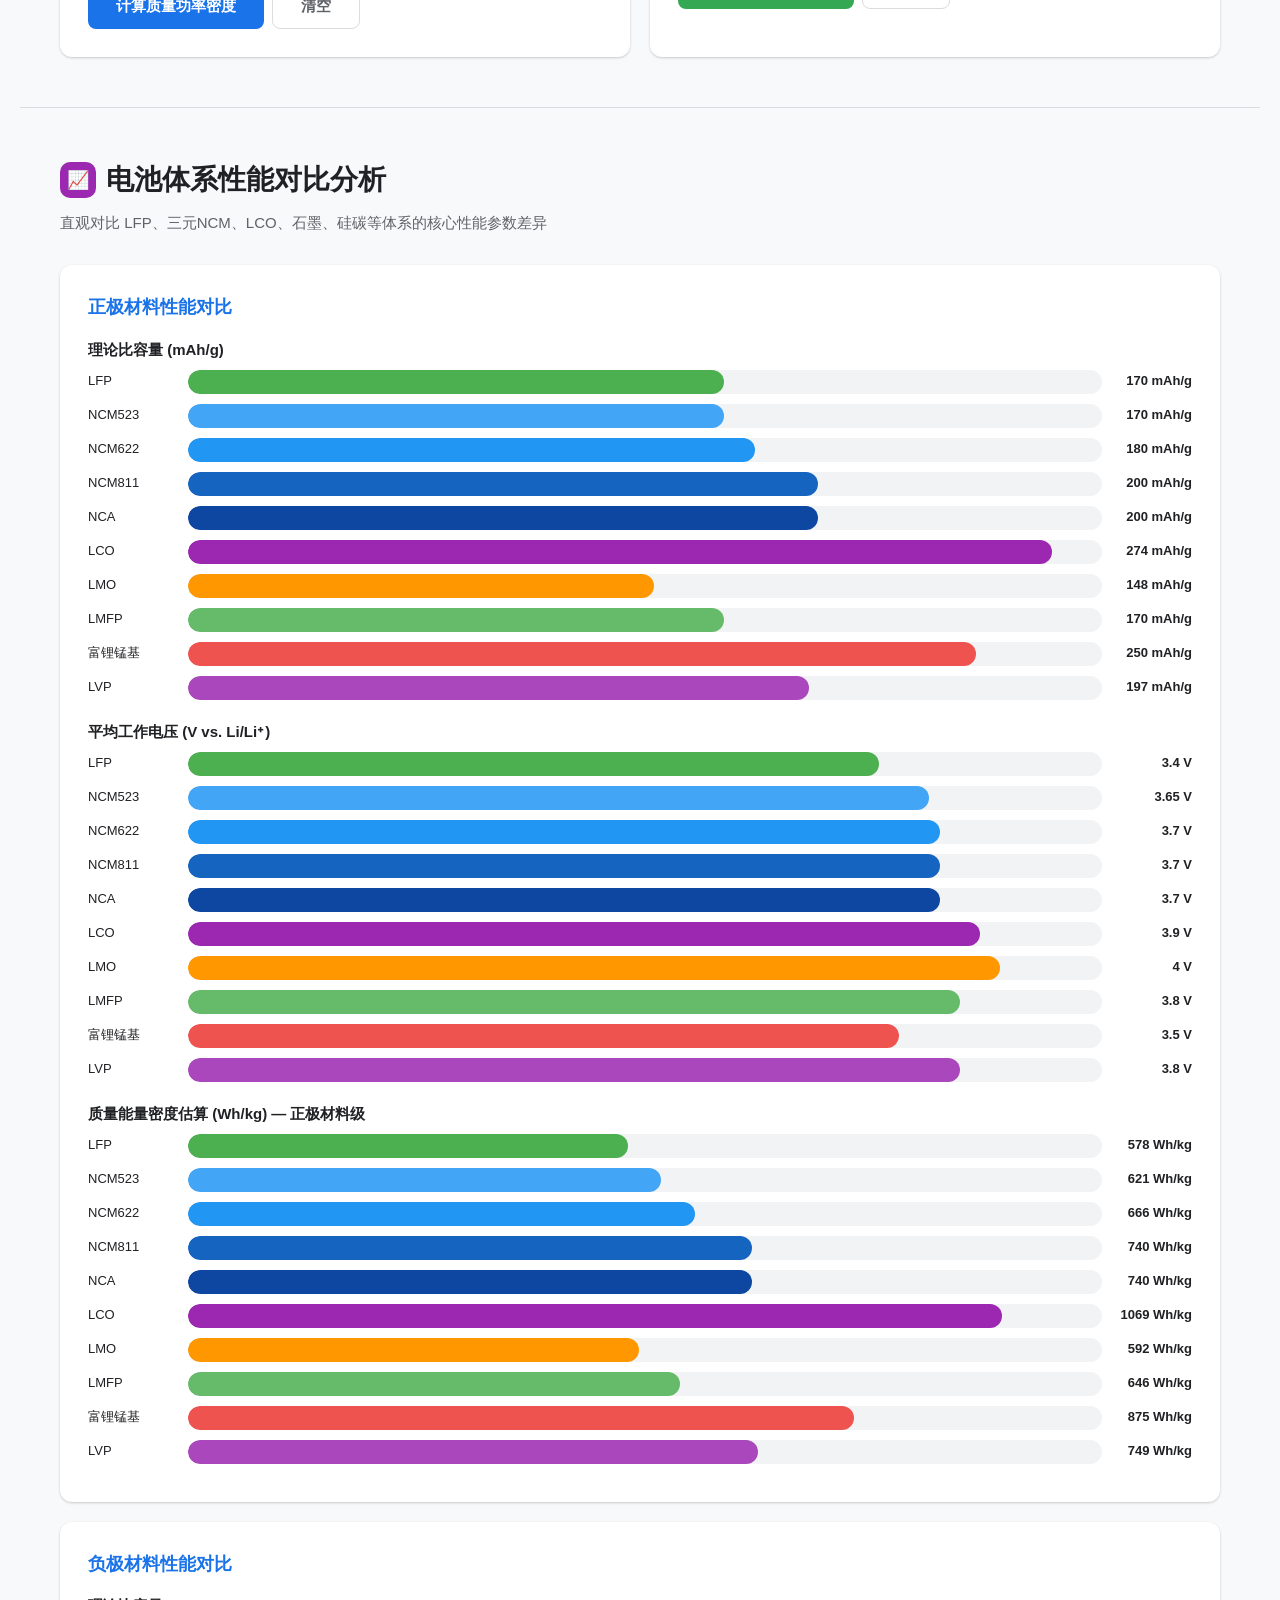
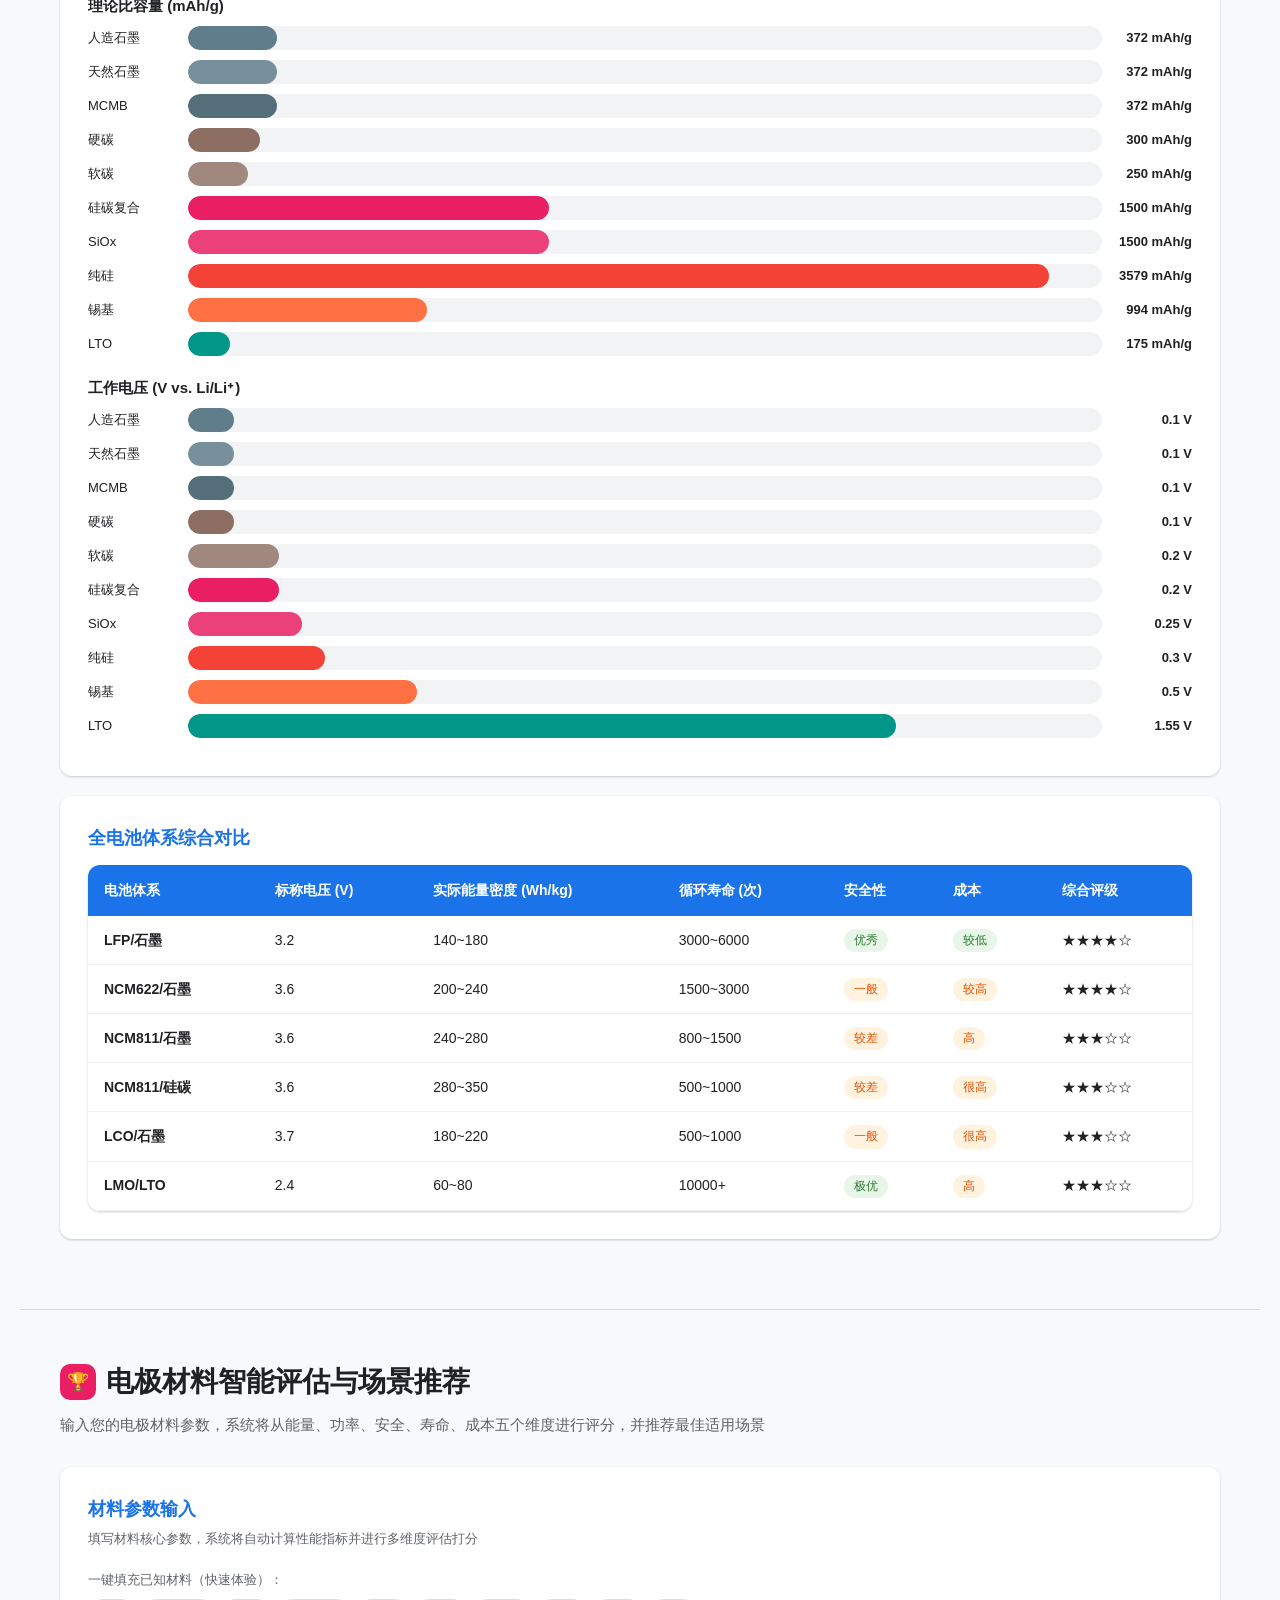
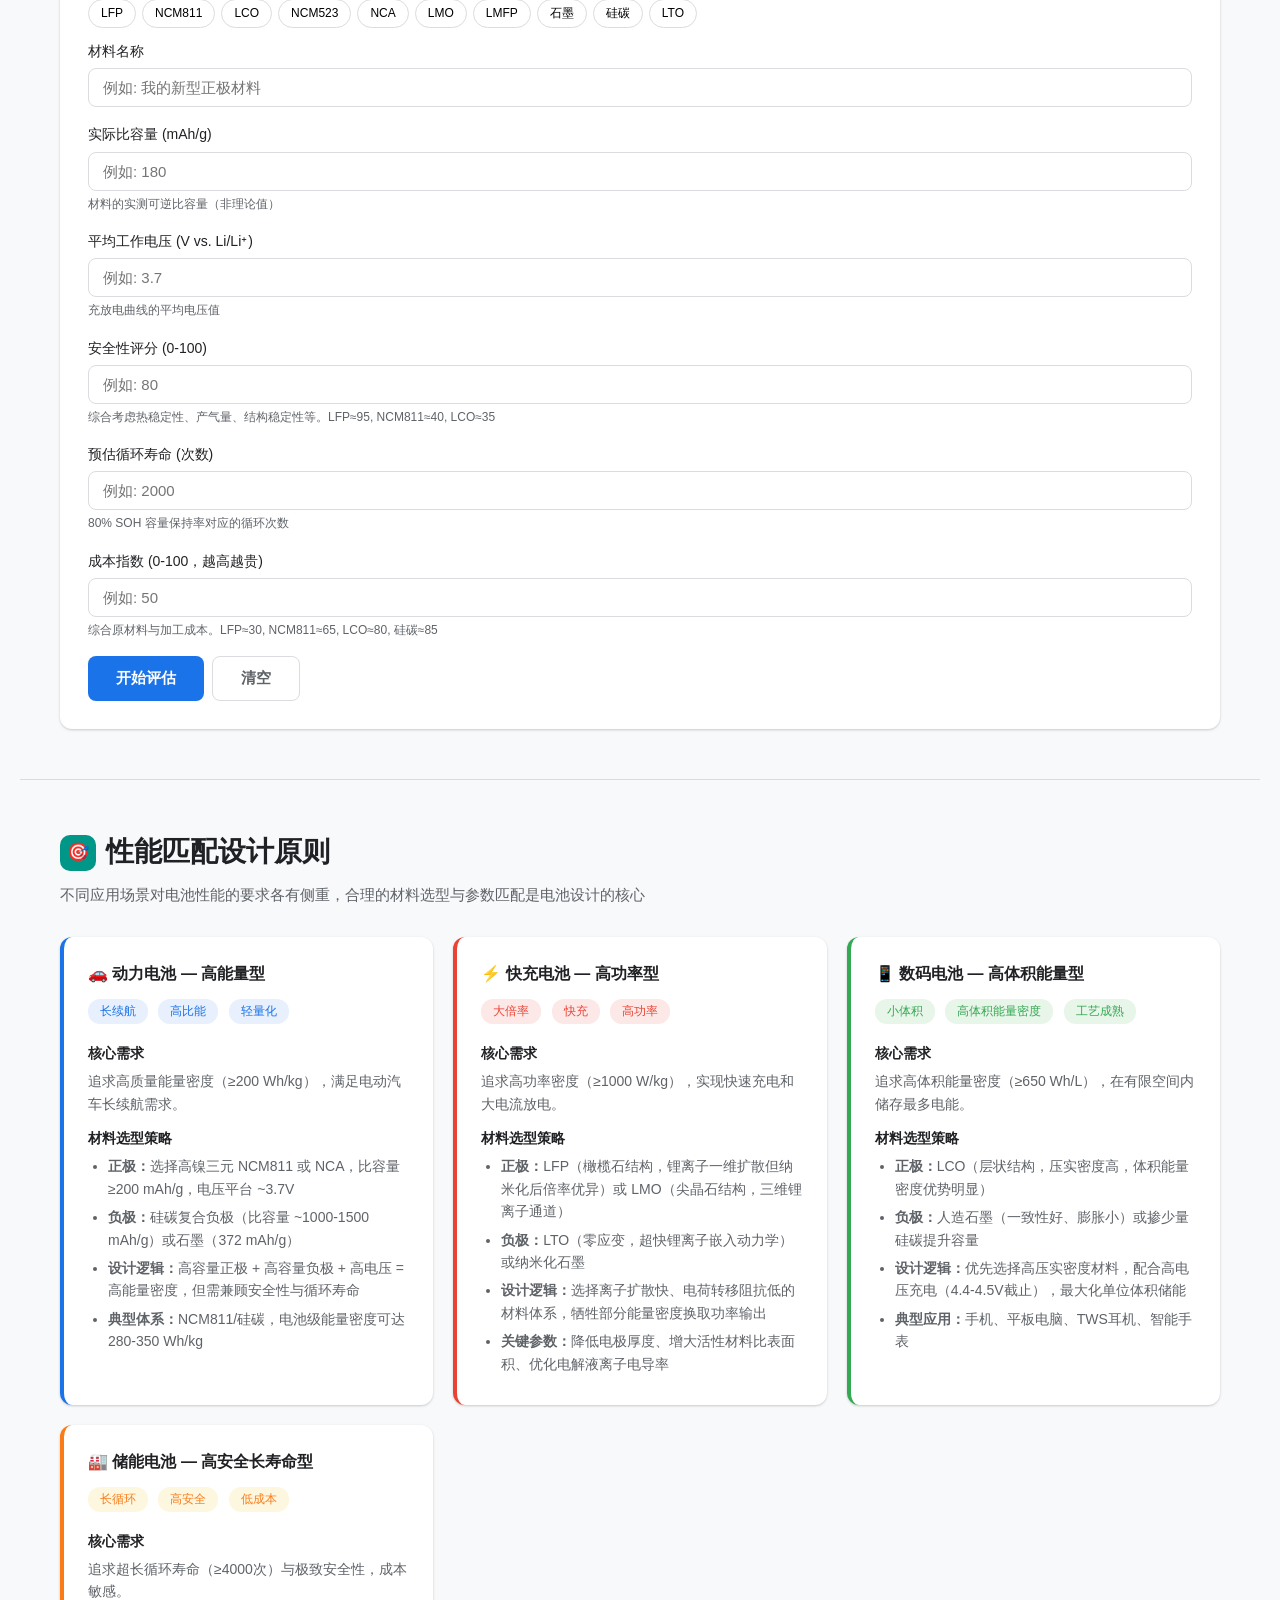
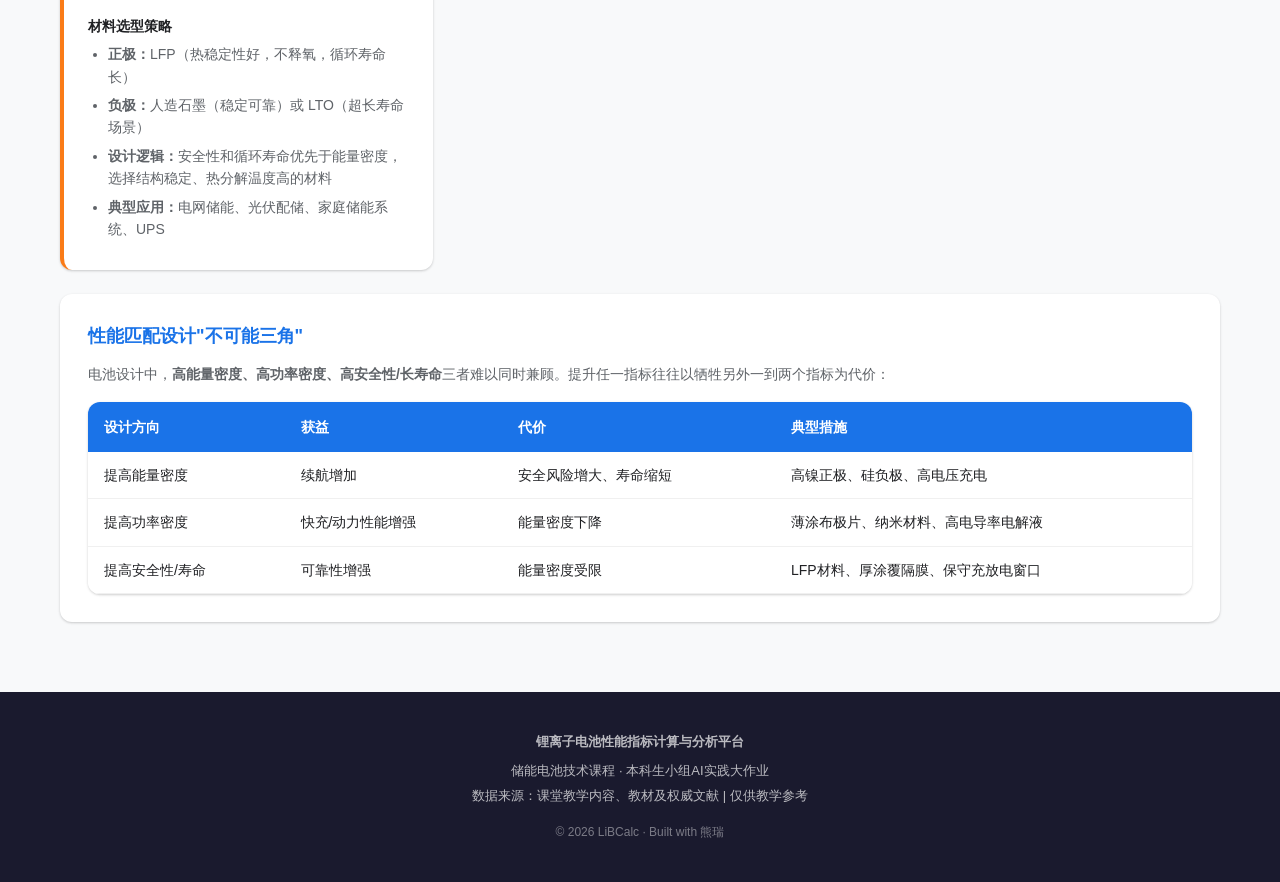
<file: works/2026/group02/AI实践作业-锂离子电池性能指标计算网站(1).html>
<!DOCTYPE html>
<html lang="zh-CN">
<head>
<meta charset="UTF-8">
<meta name="viewport" content="width=device-width, initial-scale=1.0">
<title>锂离子电池性能指标计算与分析平台</title>
<style>
:root {
  --primary: #1a73e8;
  --primary-dark: #1557b0;
  --accent: #34a853;
  --warn: #ea4335;
  --orange: #fa7b17;
  --bg: #f8f9fa;
  --card: #ffffff;
  --text: #202124;
  --text2: #5f6368;
  --border: #dadce0;
  --radius: 12px;
  --shadow: 0 1px 3px rgba(0,0,0,.12), 0 1px 2px rgba(0,0,0,.08);
  --shadow-lg: 0 4px 16px rgba(0,0,0,.12);
}
* { margin:0; padding:0; box-sizing:border-box; }
body { font-family: -apple-system, "Segoe UI", "Microsoft YaHei", sans-serif; background: var(--bg); color: var(--text); line-height:1.6; }

/* Navigation */
.navbar { position:fixed; top:0; left:0; right:0; z-index:1000; background:rgba(255,255,255,.95); backdrop-filter:blur(10px); border-bottom:1px solid var(--border); }
.nav-inner { max-width:1200px; margin:0 auto; padding:0 20px; display:flex; align-items:center; height:60px; }
.nav-logo { font-size:18px; font-weight:700; color:var(--primary); white-space:nowrap; }
.nav-logo span { color:var(--accent); }
.nav-links { display:flex; gap:4px; margin-left:auto; flex-wrap:nowrap; overflow-x:auto; }
.nav-links a { padding:8px 14px; font-size:13px; color:var(--text2); text-decoration:none; border-radius:20px; white-space:nowrap; transition:.2s; }
.nav-links a:hover, .nav-links a.active { background:var(--primary); color:#fff; }

/* Hero */
.hero { margin-top:60px; background:linear-gradient(135deg,#1a73e8 0%,#1557b0 50%,#0d47a1 100%); color:#fff; padding:60px 20px; text-align:center; }
.hero h1 { font-size:clamp(24px,4vw,40px); margin-bottom:12px; }
.hero p { font-size:clamp(14px,2vw,18px); opacity:.9; max-width:700px; margin:0 auto; }
.hero-stats { display:flex; justify-content:center; gap:40px; margin-top:30px; flex-wrap:wrap; }
.hero-stat { text-align:center; }
.hero-stat .num { font-size:32px; font-weight:700; }
.hero-stat .label { font-size:13px; opacity:.8; }

/* Sections */
.section { max-width:1200px; margin:0 auto; padding:50px 20px; }
.section-title { font-size:clamp(20px,3vw,28px); font-weight:700; margin-bottom:8px; display:flex; align-items:center; gap:10px; }
.section-title .icon { width:36px; height:36px; border-radius:10px; display:flex; align-items:center; justify-content:center; font-size:18px; color:#fff; flex-shrink:0; }
.section-sub { color:var(--text2); margin-bottom:30px; font-size:15px; }
.divider { height:1px; background:var(--border); margin:0 20px; }

/* Cards */
.card { background:var(--card); border-radius:var(--radius); box-shadow:var(--shadow); padding:28px; margin-bottom:20px; transition:.2s; }
.card:hover { box-shadow:var(--shadow-lg); }
.card h3 { font-size:18px; margin-bottom:12px; color:var(--primary); }
.card h4 { font-size:15px; margin:16px 0 8px; color:var(--text); }

/* Grid */
.grid-2 { display:grid; grid-template-columns:repeat(auto-fit,minmax(300px,1fr)); gap:20px; }
.grid-4 { display:grid; grid-template-columns:repeat(auto-fit,minmax(240px,1fr)); gap:16px; }

/* Indicator Cards */
.indicator-card { background:var(--card); border-radius:var(--radius); box-shadow:var(--shadow); padding:24px; border-top:4px solid var(--primary); transition:.3s; }
.indicator-card:hover { transform:translateY(-4px); box-shadow:var(--shadow-lg); }
.indicator-card .ic-icon { width:48px; height:48px; border-radius:12px; display:flex; align-items:center; justify-content:center; font-size:24px; margin-bottom:14px; }
.indicator-card h3 { font-size:17px; margin-bottom:8px; }
.indicator-card p { font-size:14px; color:var(--text2); }
.indicator-card .formula { background:#f1f3f4; padding:10px 14px; border-radius:8px; font-family:"Courier New",monospace; font-size:13px; margin-top:12px; color:var(--text); border-left:3px solid var(--primary); }

/* Tables */
.table-wrap { overflow-x:auto; border-radius:var(--radius); box-shadow:var(--shadow); }
table { width:100%; border-collapse:collapse; background:var(--card); font-size:14px; }
thead { background:var(--primary); color:#fff; }
th { padding:14px 16px; text-align:left; font-weight:600; white-space:nowrap; }
td { padding:12px 16px; border-bottom:1px solid #f0f0f0; }
tbody tr:hover { background:#f8f9ff; }
.tag { display:inline-block; padding:2px 10px; border-radius:12px; font-size:12px; font-weight:500; }
.tag-pos { background:#e8f5e9; color:#2e7d32; }
.tag-neg { background:#fff3e0; color:#e65100; }
.tag-scene { background:#e3f2fd; color:#1565c0; }

/* Form Controls */
.calc-box { background:var(--card); border-radius:var(--radius); box-shadow:var(--shadow); padding:28px; }
.calc-box h3 { font-size:18px; margin-bottom:6px; color:var(--primary); }
.calc-box .desc { font-size:13px; color:var(--text2); margin-bottom:20px; }
.form-group { margin-bottom:16px; }
.form-group label { display:block; font-size:14px; font-weight:500; margin-bottom:6px; color:var(--text); }
.form-group .hint { font-size:12px; color:var(--text2); margin-top:4px; }
.input-row { display:flex; gap:8px; align-items:center; }
input[type="number"], select { width:100%; padding:10px 14px; border:1px solid var(--border); border-radius:8px; font-size:15px; outline:none; transition:.2s; background:#fff; }
input[type="number"]:focus, select:focus { border-color:var(--primary); box-shadow:0 0 0 3px rgba(26,115,232,.15); }
.btn { padding:12px 28px; border:none; border-radius:8px; font-size:15px; font-weight:600; cursor:pointer; transition:.2s; }
.btn-primary { background:var(--primary); color:#fff; }
.btn-primary:hover { background:var(--primary-dark); transform:translateY(-1px); }
.btn-accent { background:var(--accent); color:#fff; }
.btn-accent:hover { background:#2d9249; }
.btn-sm { padding:8px 16px; font-size:13px; }
.btn-outline { background:transparent; border:1px solid var(--border); color:var(--text2); }
.btn-outline:hover { border-color:var(--primary); color:var(--primary); }
.btn-group { display:flex; gap:8px; flex-wrap:wrap; margin-top:12px; }

/* Results */
.result-box { background:linear-gradient(135deg,#e8f5e9,#f1f8e9); border:1px solid #c8e6c9; border-radius:10px; padding:20px; margin-top:18px; display:none; }
.result-box.show { display:block; animation:fadeIn .3s; }
.result-value { font-size:28px; font-weight:700; color:var(--accent); }
.result-label { font-size:14px; color:var(--text2); }
.result-detail { font-size:13px; color:var(--text2); margin-top:8px; line-height:1.8; }

/* Comparison */
.compare-bar { display:flex; align-items:center; margin-bottom:10px; }
.compare-bar .bar-label { width:100px; font-size:13px; flex-shrink:0; }
.compare-bar .bar-track { flex:1; height:24px; background:#f1f3f4; border-radius:12px; overflow:hidden; position:relative; }
.compare-bar .bar-fill { height:100%; border-radius:12px; transition:width .6s ease; display:flex; align-items:center; justify-content:flex-end; padding-right:8px; font-size:11px; color:#fff; font-weight:600; min-width:40px; }
.compare-bar .bar-val { margin-left:10px; font-size:13px; font-weight:600; width:80px; text-align:right; flex-shrink:0; }

/* Matching Module */
.match-card { background:var(--card); border-radius:var(--radius); box-shadow:var(--shadow); padding:24px; border-left:4px solid var(--primary); }
.match-card h3 { font-size:16px; margin-bottom:10px; }
.match-card .match-tag { display:inline-block; padding:3px 12px; border-radius:12px; font-size:12px; margin-right:6px; margin-bottom:6px; }
.match-card ul { padding-left:20px; font-size:14px; color:var(--text2); }
.match-card ul li { margin-bottom:6px; }

/* Tabs */
.tab-nav { display:flex; border-bottom:2px solid var(--border); margin-bottom:20px; overflow-x:auto; }
.tab-btn { padding:12px 20px; font-size:14px; font-weight:500; border:none; background:none; cursor:pointer; color:var(--text2); border-bottom:2px solid transparent; margin-bottom:-2px; white-space:nowrap; transition:.2s; }
.tab-btn.active { color:var(--primary); border-bottom-color:var(--primary); }
.tab-panel { display:none; }
.tab-panel.active { display:block; animation:fadeIn .3s; }

/* Error Analysis */
.error-card { background:#fff8e1; border:1px solid #ffe082; border-radius:10px; padding:18px; margin-top:14px; }
.error-card h4 { color:#f57f17; font-size:15px; margin-bottom:8px; }

/* Evaluation Module */
.eval-radar { display:flex; justify-content:center; margin:20px 0; }
.eval-radar canvas { max-width:100%; }
.score-ring { width:100px; height:100px; border-radius:50%; display:flex; align-items:center; justify-content:center; font-size:28px; font-weight:800; color:#fff; margin:0 auto 12px; }
.score-section { text-align:center; padding:16px; }
.score-bar-row { display:flex; align-items:center; margin-bottom:10px; }
.score-bar-row .sb-label { width:80px; font-size:13px; font-weight:500; flex-shrink:0; }
.score-bar-row .sb-track { flex:1; height:20px; background:#f1f3f4; border-radius:10px; overflow:hidden; margin:0 10px; }
.score-bar-row .sb-fill { height:100%; border-radius:10px; transition:width .8s ease; }
.score-bar-row .sb-val { width:45px; font-size:14px; font-weight:700; text-align:right; flex-shrink:0; }
.eval-scene-card { background:#f8f9fa; border-radius:10px; padding:16px; margin-top:8px; border-left:4px solid var(--primary); }
.eval-scene-card h4 { font-size:15px; margin-bottom:6px; }
.eval-scene-card p { font-size:13px; color:var(--text2); }
.eval-rank { display:inline-flex; align-items:center; gap:6px; padding:4px 14px; border-radius:16px; font-size:13px; font-weight:600; }
.rank-s { background:#e8f5e9; color:#1b5e20; }
.rank-a { background:#e3f2fd; color:#0d47a1; }
.rank-b { background:#fff8e1; color:#f57f17; }
.rank-c { background:#fbe9e7; color:#bf360c; }
.rank-d { background:#f3e5f5; color:#6a1b9a; }
.scene-match { display:flex; gap:12px; flex-wrap:wrap; margin-top:12px; }
.scene-chip { padding:8px 16px; border-radius:20px; font-size:13px; font-weight:500; display:flex; align-items:center; gap:6px; }
.scene-chip .match-pct { font-size:11px; opacity:.8; }

/* Footer */
.footer { background:#1a1a2e; color:rgba(255,255,255,.7); padding:40px 20px; text-align:center; font-size:13px; }
.footer a { color:var(--primary); text-decoration:none; }

/* Animations */
@keyframes fadeIn { from{opacity:0;transform:translateY(8px)} to{opacity:1;transform:translateY(0)} }

/* Quick-fill buttons */
.quick-fill { display:flex; gap:6px; flex-wrap:wrap; margin-bottom:12px; }
.quick-fill .qf-btn { padding:5px 12px; font-size:12px; border:1px solid var(--border); border-radius:16px; background:#fff; cursor:pointer; transition:.2s; }
.quick-fill .qf-btn:hover { border-color:var(--primary); color:var(--primary); background:#e8f0fe; }

/* Responsive */
@media(max-width:768px) {
  .nav-links { display:none; }
  .hero { padding:40px 16px; }
  .hero-stats { gap:20px; }
  .section { padding:30px 16px; }
  .grid-2 { grid-template-columns:1fr; }
  .grid-4 { grid-template-columns:repeat(2,1fr); }
  .input-row { flex-direction:column; }
  .compare-bar .bar-label { width:70px; font-size:12px; }
  .nav-inner { position:relative; }
  .mobile-menu-btn { display:block; margin-left:auto; background:none; border:none; font-size:22px; cursor:pointer; padding:8px; }
}
@media(min-width:769px) {
  .mobile-menu-btn { display:none; }
}
</style>
</head>
<body>

<!-- Navigation -->
<nav class="navbar">
  <div class="nav-inner">
    <div class="nav-logo">LiB<span>Calc</span> 锂电池性能计算平台</div>
    <div class="nav-links" id="navLinks">
      <a href="#theory">理论指标</a>
      <a href="#materials">材料参数库</a>
      <a href="#capacity">比容量计算</a>
      <a href="#energy">能量密度</a>
      <a href="#power">功率密度</a>
      <a href="#compare">体系对比</a>
      <a href="#evaluate">材料评估</a>
      <a href="#matching">匹配设计</a>
    </div>
    <button class="mobile-menu-btn" onclick="toggleMobileMenu()">☰</button>
  </div>
</nav>

<!-- Hero Section -->
<section class="hero">
  <h1>锂离子电池性能指标计算与分析平台</h1>
  <p>基于法拉第定律与电化学理论，集成材料参数库、性能计算、体系对比与设计匹配于一体的专业工具。小组成员：熊瑞、郑天昊、韦继点</p>
  <div class="hero-stats">
    <div class="hero-stat"><div class="num">21</div><div class="label">电极材料体系</div></div>
    <div class="hero-stat"><div class="num">7</div><div class="label">核心功能模块</div></div>
    <div class="hero-stat"><div class="num">5</div><div class="label">评估维度</div></div>
    <div class="hero-stat"><div class="num">6</div><div class="label">场景智能匹配</div></div>
  </div>
</section>

<!-- ==================== 模块1: 性能指标理论定义 ==================== -->
<section class="section" id="theory">
  <div class="section-title">
    <div class="icon" style="background:var(--primary)">📐</div>
    四大核心性能指标理论定义
  </div>
  <p class="section-sub">锂离子电池的四大核心评价指标决定其在不同应用场景中的适用性</p>

  <div class="grid-4">
    <div class="indicator-card" style="border-top-color:#1a73e8">
      <div class="ic-icon" style="background:#e8f0fe;color:#1a73e8">⚡</div>
      <h3>理论比容量</h3>
      <p><strong>定义：</strong>单位质量电极活性材料在完全发生电化学反应时，理论上所能提供的电荷量，单位为 mAh/g。</p>
      <p style="margin-top:8px"><strong>物理意义：</strong>反映电极材料储存锂离子的能力上限，是评价活性材料电荷储存能力的基础指标。</p>
      <p style="margin-top:8px"><strong>应用价值：</strong>用于材料筛选与电池初步设计，比容量越高，单位质量材料可储存的能量越多。</p>
      <div class="formula">Q = nF / (3.6M)<br>Q: 比容量(mAh/g), n: 电子转移数, F: 法拉第常数(96485 C/mol), M: 摩尔质量(g/mol)</div>
    </div>

    <div class="indicator-card" style="border-top-color:#34a853">
      <div class="ic-icon" style="background:#e8f5e9;color:#34a853">🔋</div>
      <h3>平均工作电压</h3>
      <p><strong>定义：</strong>电池在正常工作条件下，放电过程中正负极电位差的加权平均值，单位为 V。</p>
      <p style="margin-top:8px"><strong>物理意义：</strong>由正负极材料的电化学电位差决定，反映电池的电驱动力大小。平均电压 = E<sub>正极</sub> − E<sub>负极</sub>（vs. Li/Li⁺）。</p>
      <p style="margin-top:8px"><strong>应用价值：</strong>影响电池的输出能量和功率，高电压体系可在相同容量下提供更高能量密度。</p>
      <div class="formula">V<sub>avg</sub> = E<sub>cathode</sub> − E<sub>anode</sub> (vs. Li/Li⁺)<br>正极电位越高、负极电位越低，电池工作电压越高</div>
    </div>

    <div class="indicator-card" style="border-top-color:#fa7b17">
      <div class="ic-icon" style="background:#fef7e0;color:#fa7b17">🔥</div>
      <h3>能量密度</h3>
      <p><strong>定义：</strong>单位质量（或体积）电池所能输出的总电能，质量能量密度单位为 Wh/kg，体积能量密度单位为 Wh/L。</p>
      <p style="margin-top:8px"><strong>物理意义：</strong>综合反映电池电压与容量的乘积效应，是衡量电池"续航能力"的最核心指标。</p>
      <p style="margin-top:8px"><strong>应用价值：</strong>直接决定电动汽车续航里程、手机使用时长等关键用户体验指标。</p>
      <div class="formula">W = V<sub>avg</sub> × Q<br>W: 能量密度(Wh/kg), V<sub>avg</sub>: 平均电压(V), Q: 比容量(Ah/kg)</div>
    </div>

    <div class="indicator-card" style="border-top-color:#ea4335">
      <div class="ic-icon" style="background:#fce8e6;color:#ea4335">⚙️</div>
      <h3>功率密度</h3>
      <p><strong>定义：</strong>单位质量（或体积）电池在单位时间内所能输出的最大功率，单位为 W/kg 或 W/L。</p>
      <p style="margin-top:8px"><strong>物理意义：</strong>反映电池的瞬时放电能力与倍率特性，体现电极反应动力学与离子传输速率。</p>
      <p style="margin-top:8px"><strong>应用价值：</strong>决定电池的快充能力和大功率放电性能，动力电池加速性能和储能电池调频响应的关键参数。</p>
      <div class="formula">P = P<sub>discharge</sub> / m<br>P: 功率密度(W/kg), P<sub>discharge</sub>: 放电功率(W), m: 电池质量(kg)</div>
    </div>
  </div>
</section>

<div class="divider"></div>

<!-- ==================== 模块2: 正负极材料参数库 ==================== -->
<section class="section" id="materials">
  <div class="section-title">
    <div class="icon" style="background:var(--accent)">📊</div>
    正负极电极材料参数库
  </div>
  <p class="section-sub">涵盖主流正极与负极材料的核心参数，数据来源于课堂教学内容与权威文献</p>

  <div class="tab-nav">
    <button class="tab-btn active" onclick="switchTab('cathode')">正极材料</button>
    <button class="tab-btn" onclick="switchTab('anode')">负极材料</button>
  </div>

  <div class="tab-panel active" id="tab-cathode">
    <div class="table-wrap">
      <table>
        <thead>
          <tr>
            <th>材料名称</th>
            <th>化学式</th>
            <th>理论比容量 (mAh/g)</th>
            <th>平均电压 (V vs. Li/Li⁺)</th>
            <th>电子转移数 n</th>
            <th>摩尔质量 (g/mol)</th>
            <th>优点</th>
            <th>缺点</th>
            <th>适用场景</th>
          </tr>
        </thead>
        <tbody>
          <tr>
            <td><strong>磷酸铁锂 (LFP)</strong></td>
            <td>LiFePO₄</td>
            <td>170</td>
            <td>3.4</td>
            <td>1</td>
            <td>157.76</td>
            <td><span class="tag tag-pos">安全性高</span> <span class="tag tag-pos">循环寿命长</span> <span class="tag tag-pos">成本低</span></td>
            <td><span class="tag tag-neg">能量密度偏低</span> <span class="tag tag-neg">低温性能差</span></td>
            <td><span class="tag tag-scene">储能电站</span> <span class="tag tag-scene">商用车</span> <span class="tag tag-scene">电动大巴</span></td>
          </tr>
          <tr>
            <td><strong>三元 NCM622</strong></td>
            <td>LiNi₀.₆Co₀.₂Mn₀.₂O₂</td>
            <td>180</td>
            <td>3.7</td>
            <td>1</td>
            <td>96.46</td>
            <td><span class="tag tag-pos">能量密度较高</span> <span class="tag tag-pos">综合性能均衡</span></td>
            <td><span class="tag tag-neg">钴含量较高</span> <span class="tag tag-neg">热稳定性一般</span></td>
            <td><span class="tag tag-scene">中高端电动车</span> <span class="tag tag-scene">电动工具</span></td>
          </tr>
          <tr>
            <td><strong>三元 NCM811</strong></td>
            <td>LiNi₀.₈Co₀.₁Mn₀.₁O₂</td>
            <td>200</td>
            <td>3.7</td>
            <td>1</td>
            <td>96.01</td>
            <td><span class="tag tag-pos">能量密度高</span> <span class="tag tag-pos">低钴</span></td>
            <td><span class="tag tag-neg">热稳定性差</span> <span class="tag tag-neg">循环衰减快</span> <span class="tag tag-neg">安全风险高</span></td>
            <td><span class="tag tag-scene">高端电动车</span> <span class="tag tag-scene">长续航需求</span></td>
          </tr>
          <tr>
            <td><strong>钴酸锂 (LCO)</strong></td>
            <td>LiCoO₂</td>
            <td>274</td>
            <td>3.9</td>
            <td>1</td>
            <td>97.87</td>
            <td><span class="tag tag-pos">体积能量密度高</span> <span class="tag tag-pos">电压平台高</span> <span class="tag tag-pos">工艺成熟</span></td>
            <td><span class="tag tag-neg">钴资源稀缺昂贵</span> <span class="tag tag-neg">实际仅可利用约50%容量</span></td>
            <td><span class="tag tag-scene">手机</span> <span class="tag tag-scene">笔记本电脑</span> <span class="tag tag-scene">消费电子</span></td>
          </tr>
          <tr>
            <td><strong>锰酸锂 (LMO)</strong></td>
            <td>LiMn₂O₄</td>
            <td>148</td>
            <td>4.0</td>
            <td>1</td>
            <td>180.81</td>
            <td><span class="tag tag-pos">成本低</span> <span class="tag tag-pos">倍率性能好</span> <span class="tag tag-pos">安全性好</span></td>
            <td><span class="tag tag-neg">容量低</span> <span class="tag tag-neg">高温锰溶解</span></td>
            <td><span class="tag tag-scene">电动工具</span> <span class="tag tag-scene">混合动力车</span></td>
          </tr>
          <tr>
            <td><strong>三元 NCM523</strong></td>
            <td>LiNi₀.₅Co₀.₂Mn₀.₃O₂</td>
            <td>170</td>
            <td>3.65</td>
            <td>1</td>
            <td>96.68</td>
            <td><span class="tag tag-pos">性价比高</span> <span class="tag tag-pos">热稳定性较好</span> <span class="tag tag-pos">工艺成熟</span></td>
            <td><span class="tag tag-neg">能量密度一般</span> <span class="tag tag-neg">含钴</span></td>
            <td><span class="tag tag-scene">中端电动车</span> <span class="tag tag-scene">电动两轮车</span></td>
          </tr>
          <tr>
            <td><strong>镍钴铝 (NCA)</strong></td>
            <td>LiNi₀.₈Co₀.₁₅Al₀.₀₅O₂</td>
            <td>200</td>
            <td>3.7</td>
            <td>1</td>
            <td>95.63</td>
            <td><span class="tag tag-pos">能量密度高</span> <span class="tag tag-pos">循环性能好</span></td>
            <td><span class="tag tag-neg">热稳定性差</span> <span class="tag tag-neg">对湿度敏感</span> <span class="tag tag-neg">制备工艺复杂</span></td>
            <td><span class="tag tag-scene">Tesla车型</span> <span class="tag tag-scene">高端电动车</span></td>
          </tr>
          <tr>
            <td><strong>磷酸锰铁锂 (LMFP)</strong></td>
            <td>LiMn₀.₇Fe₀.₃PO₄</td>
            <td>170</td>
            <td>3.8</td>
            <td>1</td>
            <td>158.56</td>
            <td><span class="tag tag-pos">电压平台高于LFP</span> <span class="tag tag-pos">安全性好</span> <span class="tag tag-pos">成本低</span></td>
            <td><span class="tag tag-neg">导电性差</span> <span class="tag tag-neg">锰溶解问题</span> <span class="tag tag-neg">低温性能待优化</span></td>
            <td><span class="tag tag-scene">下一代储能</span> <span class="tag tag-scene">中端电动车</span></td>
          </tr>
          <tr>
            <td><strong>富锂锰基 (LMR)</strong></td>
            <td>Li₁.₂Mn₀.₅₄Ni₀.₁₃Co₀.₁₃O₂</td>
            <td>250</td>
            <td>3.5</td>
            <td>1</td>
            <td>86.97</td>
            <td><span class="tag tag-pos">比容量极高</span> <span class="tag tag-pos">成本低(富锰)</span></td>
            <td><span class="tag tag-neg">首效低(~75%)</span> <span class="tag tag-neg">电压衰减严重</span> <span class="tag tag-neg">倍率差</span></td>
            <td><span class="tag tag-scene">前沿研究</span> <span class="tag tag-scene">下一代高能量电池</span></td>
          </tr>
          <tr>
            <td><strong>钒酸锂 (LVP)</strong></td>
            <td>Li₃V₂(PO₄)₃</td>
            <td>197</td>
            <td>3.8</td>
            <td>3</td>
            <td>437.73</td>
            <td><span class="tag tag-pos">电压平台高</span> <span class="tag tag-pos">离子电导率高</span> <span class="tag tag-pos">结构稳定</span></td>
            <td><span class="tag tag-neg">钒有毒性</span> <span class="tag tag-neg">电子电导率低</span></td>
            <td><span class="tag tag-scene">特种电池</span> <span class="tag tag-scene">研究方向</span></td>
          </tr>
        </tbody>
      </table>
    </div>
  </div>

  <div class="tab-panel" id="tab-anode">
    <div class="table-wrap">
      <table>
        <thead>
          <tr>
            <th>材料名称</th>
            <th>化学式/类型</th>
            <th>理论比容量 (mAh/g)</th>
            <th>工作电压 (V vs. Li/Li⁺)</th>
            <th>电子转移数 n</th>
            <th>摩尔质量 (g/mol)</th>
            <th>优点</th>
            <th>缺点</th>
            <th>适用场景</th>
          </tr>
        </thead>
        <tbody>
          <tr>
            <td><strong>人造石墨</strong></td>
            <td>C (LiC₆)</td>
            <td>372</td>
            <td>0.1</td>
            <td>1</td>
            <td>72.06</td>
            <td><span class="tag tag-pos">循环稳定性好</span> <span class="tag tag-pos">一致性高</span> <span class="tag tag-pos">成本可控</span></td>
            <td><span class="tag tag-neg">容量接近理论上限</span> <span class="tag tag-neg">低温析锂风险</span></td>
            <td><span class="tag tag-scene">动力电池主流</span> <span class="tag tag-scene">消费电子</span></td>
          </tr>
          <tr>
            <td><strong>天然石墨</strong></td>
            <td>C (LiC₆)</td>
            <td>372</td>
            <td>0.1</td>
            <td>1</td>
            <td>72.06</td>
            <td><span class="tag tag-pos">成本低</span> <span class="tag tag-pos">容量高</span> <span class="tag tag-pos">导电性好</span></td>
            <td><span class="tag tag-neg">膨胀率大</span> <span class="tag tag-neg">与电解液相容性差</span> <span class="tag tag-neg">倍率性能较差</span></td>
            <td><span class="tag tag-scene">消费电子</span> <span class="tag tag-scene">低成本储能</span></td>
          </tr>
          <tr>
            <td><strong>硅碳负极</strong></td>
            <td>Si/C 复合</td>
            <td>1500</td>
            <td>0.2</td>
            <td>—</td>
            <td>—</td>
            <td><span class="tag tag-pos">容量极高</span> <span class="tag tag-pos">提升能量密度显著</span></td>
            <td><span class="tag tag-neg">体积膨胀大(~300%)</span> <span class="tag tag-neg">循环衰减快</span> <span class="tag tag-neg">首效低</span></td>
            <td><span class="tag tag-scene">高端电动车</span> <span class="tag tag-scene">下一代电池</span></td>
          </tr>
          <tr>
            <td><strong>纯硅负极</strong></td>
            <td>Si (Li₁₅Si₄)</td>
            <td>3579</td>
            <td>0.3</td>
            <td>3.75</td>
            <td>28.09</td>
            <td><span class="tag tag-pos">理论容量最高</span></td>
            <td><span class="tag tag-neg">体积膨胀~300%</span> <span class="tag tag-neg">粉化严重</span> <span class="tag tag-neg">SEI不稳定</span></td>
            <td><span class="tag tag-scene">前沿研究</span> <span class="tag tag-scene">实验室阶段</span></td>
          </tr>
          <tr>
            <td><strong>钛酸锂 (LTO)</strong></td>
            <td>Li₄Ti₅O₁₂</td>
            <td>175</td>
            <td>1.55</td>
            <td>3</td>
            <td>459.07</td>
            <td><span class="tag tag-pos">零应变材料</span> <span class="tag tag-pos">超长寿命</span> <span class="tag tag-pos">安全性极高</span> <span class="tag tag-pos">快充性能好</span></td>
            <td><span class="tag tag-neg">电压平台高导致能量密度低</span> <span class="tag tag-neg">成本高</span></td>
            <td><span class="tag tag-scene">电动公交</span> <span class="tag tag-scene">储能调频</span> <span class="tag tag-scene">快充场景</span></td>
          </tr>
          <tr>
            <td><strong>中间相碳微球 (MCMB)</strong></td>
            <td>C (LiC₆)</td>
            <td>372</td>
            <td>0.1</td>
            <td>1</td>
            <td>72.06</td>
            <td><span class="tag tag-pos">球形颗粒</span> <span class="tag tag-pos">压实密度高</span> <span class="tag tag-pos">倍率性能好</span></td>
            <td><span class="tag tag-neg">成本高</span> <span class="tag tag-neg">产能有限</span></td>
            <td><span class="tag tag-scene">高端消费电子</span> <span class="tag tag-scene">军工电池</span></td>
          </tr>
          <tr>
            <td><strong>硬碳</strong></td>
            <td>无定形碳</td>
            <td>300</td>
            <td>0.1</td>
            <td>—</td>
            <td>—</td>
            <td><span class="tag tag-pos">低温性能优异</span> <span class="tag tag-pos">不易析锂</span> <span class="tag tag-pos">兼容钠电</span></td>
            <td><span class="tag tag-neg">首效低(~70-80%)</span> <span class="tag tag-neg">电压滞后大</span> <span class="tag tag-neg">成本较高</span></td>
            <td><span class="tag tag-scene">低温电池</span> <span class="tag tag-scene">钠离子电池负极</span></td>
          </tr>
          <tr>
            <td><strong>软碳</strong></td>
            <td>无定形碳</td>
            <td>250</td>
            <td>0.2</td>
            <td>—</td>
            <td>—</td>
            <td><span class="tag tag-pos">快充性能好</span> <span class="tag tag-pos">与电解液相容好</span></td>
            <td><span class="tag tag-neg">容量偏低</span> <span class="tag tag-neg">电压曲线倾斜</span></td>
            <td><span class="tag tag-scene">快充电池</span> <span class="tag tag-scene">动力电池辅助</span></td>
          </tr>
          <tr>
            <td><strong>氧化亚硅 (SiO)</strong></td>
            <td>SiOₓ/C 复合</td>
            <td>1500</td>
            <td>0.25</td>
            <td>—</td>
            <td>44.08</td>
            <td><span class="tag tag-pos">膨胀小于纯硅</span> <span class="tag tag-pos">循环性优于硅碳</span></td>
            <td><span class="tag tag-neg">首效低(~73%)</span> <span class="tag tag-neg">需预锂化</span> <span class="tag tag-neg">成本高</span></td>
            <td><span class="tag tag-scene">高端动力电池</span> <span class="tag tag-scene">高能量密度电芯</span></td>
          </tr>
          <tr>
            <td><strong>锡基负极</strong></td>
            <td>Sn (Li₄.₄Sn)</td>
            <td>994</td>
            <td>0.5</td>
            <td>4.4</td>
            <td>118.71</td>
            <td><span class="tag tag-pos">容量高</span> <span class="tag tag-pos">导电性好</span></td>
            <td><span class="tag tag-neg">体积膨胀大(~260%)</span> <span class="tag tag-neg">循环差</span> <span class="tag tag-neg">电压平台偏高</span></td>
            <td><span class="tag tag-scene">研究探索</span> <span class="tag tag-scene">柔性电池</span></td>
          </tr>
        </tbody>
      </table>
    </div>
  </div>
</section>

<div class="divider"></div>

<!-- ==================== 模块3: 理论比容量计算 ==================== -->
<section class="section" id="capacity">
  <div class="section-title">
    <div class="icon" style="background:#fa7b17">🧮</div>
    理论比容量计算
  </div>
  <p class="section-sub">基于法拉第定律，输入电子转移数与摩尔质量，自动计算电极材料理论比容量</p>

  <div class="grid-2">
    <div class="calc-box">
      <h3>法拉第公式计算器</h3>
      <div class="desc">Q = nF / (3.6M)，其中 F = 96485 C/mol（法拉第常数），3.6 为 C 到 mAh 的转换系数</div>

      <p style="font-size:13px;color:var(--text2);margin-bottom:8px;">一键填充材料参数：</p>
      <div class="quick-fill">
        <button class="qf-btn" onclick="fillCapacity('LFP',1,157.76)">LFP</button>
        <button class="qf-btn" onclick="fillCapacity('NCM523',1,96.68)">NCM523</button>
        <button class="qf-btn" onclick="fillCapacity('NCM622',1,96.46)">NCM622</button>
        <button class="qf-btn" onclick="fillCapacity('NCM811',1,96.01)">NCM811</button>
        <button class="qf-btn" onclick="fillCapacity('NCA',1,95.63)">NCA</button>
        <button class="qf-btn" onclick="fillCapacity('LCO',1,97.87)">LCO</button>
        <button class="qf-btn" onclick="fillCapacity('LMO',1,180.81)">LMO</button>
        <button class="qf-btn" onclick="fillCapacity('LMFP',1,158.56)">LMFP</button>
        <button class="qf-btn" onclick="fillCapacity('LVP',3,437.73)">LVP</button>
        <button class="qf-btn" onclick="fillCapacity('石墨(LiC₆)',1,72.06)">石墨</button>
        <button class="qf-btn" onclick="fillCapacity('LTO',3,459.07)">LTO</button>
        <button class="qf-btn" onclick="fillCapacity('纯硅',3.75,28.09)">纯硅</button>
        <button class="qf-btn" onclick="fillCapacity('锡基',4.4,118.71)">锡基</button>
      </div>

      <div class="form-group">
        <label>电子转移数 n</label>
        <input type="number" id="cap_n" placeholder="例如: 1" step="0.01" min="0">
        <div class="hint">每个分子式单元在充放电中转移的电子数</div>
      </div>
      <div class="form-group">
        <label>材料摩尔质量 M (g/mol)</label>
        <input type="number" id="cap_M" placeholder="例如: 157.76 (LFP)" step="0.01" min="0">
        <div class="hint">电极活性材料的分子量</div>
      </div>
      <div class="btn-group">
        <button class="btn btn-primary" onclick="calcCapacity()">计算理论比容量</button>
        <button class="btn btn-outline" onclick="clearCalc('capacity')">清空</button>
      </div>

      <div class="result-box" id="result-capacity">
        <div class="result-label">理论比容量</div>
        <div class="result-value" id="cap-result-val"></div>
        <div class="result-detail" id="cap-result-detail"></div>
      </div>

      <div class="error-card" id="cap-error" style="display:none">
        <h4>⚠ 理论值与实际值偏差说明</h4>
        <p id="cap-error-text" style="font-size:13px;color:var(--text2);line-height:1.8;"></p>
      </div>
    </div>

    <div class="card">
      <h3>计算原理说明</h3>
      <h4>法拉第定律</h4>
      <p style="font-size:14px;color:var(--text2);">法拉第定律指出：在电化学反应中，电极上沉积或溶解的物质质量与通过的电荷量成正比。对于锂离子电池电极材料，理论比容量表示每克活性材料完全参与反应时可提供的电荷量。</p>

      <h4>推导过程</h4>
      <p style="font-size:14px;color:var(--text2);">1 mol 活性材料转移 n mol 电子 → 电荷量 = nF (库仑)</p>
      <p style="font-size:14px;color:var(--text2);">1 mol 材料质量 = M (g)</p>
      <p style="font-size:14px;color:var(--text2);">每克材料提供电荷量 = nF/M (C/g)</p>
      <p style="font-size:14px;color:var(--text2);">换算为 mAh：Q = nF/(3.6M) (mAh/g)</p>
      <p style="font-size:14px;color:var(--text2);">其中 1 mAh = 3.6 C</p>

      <h4>典型计算示例</h4>
      <p style="font-size:14px;color:var(--text2);">以 LiFePO₄ 为例：n=1, M=157.76 g/mol</p>
      <p style="font-size:14px;color:var(--text2);">Q = 1 × 96485 / (3.6 × 157.76) = <strong>169.89 mAh/g ≈ 170 mAh/g</strong></p>
      <p style="font-size:14px;color:var(--text2);margin-top:8px;">以石墨 LiC₆ 为例：n=1, M=72.06 g/mol</p>
      <p style="font-size:14px;color:var(--text2);">Q = 1 × 96485 / (3.6 × 72.06) = <strong>372.04 mAh/g ≈ 372 mAh/g</strong></p>
    </div>
  </div>
</section>

<div class="divider"></div>

<!-- ==================== 模块4: 电池能量密度计算 ==================== -->
<section class="section" id="energy">
  <div class="section-title">
    <div class="icon" style="background:var(--accent)">🔋</div>
    电池能量密度计算
  </div>
  <p class="section-sub">支持质量能量密度与体积能量密度双指标计算，适配不同正负极材料体系</p>

  <div class="grid-2">
    <div class="calc-box">
      <h3>质量能量密度计算</h3>
      <div class="desc">W<sub>m</sub> = V<sub>avg</sub> × Q，计算单位质量电池可输出的总电能</div>

      <p style="font-size:13px;color:var(--text2);margin-bottom:8px;">一键填充电池体系：</p>
      <div class="quick-fill">
        <button class="qf-btn" onclick="fillEnergy('LFP/石墨',3.3,155)">LFP/石墨</button>
        <button class="qf-btn" onclick="fillEnergy('NCM622/石墨',3.6,170)">NCM622/石墨</button>
        <button class="qf-btn" onclick="fillEnergy('NCM811/石墨',3.6,190)">NCM811/石墨</button>
        <button class="qf-btn" onclick="fillEnergy('NCM811/硅碳',3.6,210)">NCM811/硅碳</button>
        <button class="qf-btn" onclick="fillEnergy('LCO/石墨',3.8,160)">LCO/石墨</button>
      </div>

      <div class="form-group">
        <label>平均工作电压 V<sub>avg</sub> (V)</label>
        <input type="number" id="energy_V" placeholder="例如: 3.6" step="0.01" min="0">
        <div class="hint">正极与负极电位差的平均值</div>
      </div>
      <div class="form-group">
        <label>电极比容量 Q (mAh/g)</label>
        <input type="number" id="energy_Q" placeholder="例如: 170 (电池级实际容量)" step="0.01" min="0">
        <div class="hint">电池级实际比容量（非单极理论值，需考虑正负极匹配与不可逆损失）</div>
      </div>
      <div class="btn-group">
        <button class="btn btn-primary" onclick="calcEnergy()">计算质量能量密度</button>
        <button class="btn btn-outline" onclick="clearCalc('energy')">清空</button>
      </div>

      <div class="result-box" id="result-energy">
        <div class="result-label">质量能量密度</div>
        <div class="result-value" id="energy-result-val"></div>
        <div class="result-detail" id="energy-result-detail"></div>
      </div>
    </div>

    <div class="calc-box">
      <h3>体积能量密度计算</h3>
      <div class="desc">W<sub>v</sub> = W<sub>m</sub> × ρ，结合材料密度换算为单位体积能量</div>

      <div class="form-group">
        <label>质量能量密度 W<sub>m</sub> (Wh/kg)</label>
        <input type="number" id="vol_energy_Wm" placeholder="由左侧计算结果填入或手动输入" step="0.01" min="0">
      </div>
      <div class="form-group">
        <label>电池平均密度 ρ (kg/L)</label>
        <input type="number" id="vol_energy_rho" placeholder="例如: 2.5 (典型锂电池)" step="0.01" min="0">
        <div class="hint">典型值：LFP电池 ~2.2-2.5 kg/L, 三元电池 ~2.5-3.0 kg/L</div>
      </div>
      <div class="quick-fill" style="margin-top:4px;">
        <button class="qf-btn" onclick="document.getElementById('vol_energy_rho').value=2.3">LFP(2.3)</button>
        <button class="qf-btn" onclick="document.getElementById('vol_energy_rho').value=2.7">三元(2.7)</button>
        <button class="qf-btn" onclick="document.getElementById('vol_energy_rho').value=2.8">LCO(2.8)</button>
      </div>
      <div class="btn-group">
        <button class="btn btn-accent" onclick="calcVolEnergy()">计算体积能量密度</button>
        <button class="btn btn-outline" onclick="clearCalc('vol_energy')">清空</button>
      </div>

      <div class="result-box" id="result-vol-energy">
        <div class="result-label">体积能量密度</div>
        <div class="result-value" id="vol-energy-result-val"></div>
        <div class="result-detail" id="vol-energy-result-detail"></div>
      </div>
    </div>
  </div>
</section>

<div class="divider"></div>

<!-- ==================== 模块5: 电池功率密度计算 ==================== -->
<section class="section" id="power">
  <div class="section-title">
    <div class="icon" style="background:var(--warn)">⚙️</div>
    电池功率密度计算
  </div>
  <p class="section-sub">评估电池快充与大功率放电性能，支持质量功率密度与体积功率密度双指标</p>

  <div class="grid-2">
    <div class="calc-box">
      <h3>质量功率密度计算</h3>
      <div class="desc">P<sub>m</sub> = P<sub>discharge</sub> / m，评价电池的瞬时输出能力</div>

      <div class="form-group">
        <label>电池放电功率 P<sub>discharge</sub> (W)</label>
        <input type="number" id="power_P" placeholder="例如: 500" step="0.01" min="0">
        <div class="hint">电池在特定倍率下的输出功率</div>
      </div>
      <div class="form-group">
        <label>电池总质量 m (kg)</label>
        <input type="number" id="power_m" placeholder="例如: 0.5" step="0.001" min="0">
        <div class="hint">包含正负极、电解液、隔膜、集流体、外壳等全部质量</div>
      </div>
      <div class="btn-group">
        <button class="btn btn-primary" onclick="calcPower()">计算质量功率密度</button>
        <button class="btn btn-outline" onclick="clearCalc('power')">清空</button>
      </div>

      <div class="result-box" id="result-power">
        <div class="result-label">质量功率密度</div>
        <div class="result-value" id="power-result-val"></div>
        <div class="result-detail" id="power-result-detail"></div>
      </div>
    </div>

    <div class="calc-box">
      <h3>体积功率密度计算</h3>
      <div class="desc">P<sub>v</sub> = P<sub>discharge</sub> / V<sub>battery</sub>，评价单位体积的功率输出能力</div>

      <div class="form-group">
        <label>电池放电功率 P<sub>discharge</sub> (W)</label>
        <input type="number" id="vol_power_P" placeholder="例如: 500" step="0.01" min="0">
      </div>
      <div class="form-group">
        <label>电池总体积 V<sub>battery</sub> (L)</label>
        <input type="number" id="vol_power_V" placeholder="例如: 0.2" step="0.001" min="0">
        <div class="hint">电池的外部体积（长×宽×高换算为升）</div>
      </div>
      <div class="btn-group">
        <button class="btn btn-accent" onclick="calcVolPower()">计算体积功率密度</button>
        <button class="btn btn-outline" onclick="clearCalc('vol_power')">清空</button>
      </div>

      <div class="result-box" id="result-vol-power">
        <div class="result-label">体积功率密度</div>
        <div class="result-value" id="vol-power-result-val"></div>
        <div class="result-detail" id="vol-power-result-detail"></div>
      </div>
    </div>
  </div>
</section>

<div class="divider"></div>

<!-- ==================== 模块6(加分): 不同电池体系性能对比 ==================== -->
<section class="section" id="compare">
  <div class="section-title">
    <div class="icon" style="background:#9c27b0">📈</div>
    电池体系性能对比分析
  </div>
  <p class="section-sub">直观对比 LFP、三元NCM、LCO、石墨、硅碳等体系的核心性能参数差异</p>

  <div class="card">
    <h3>正极材料性能对比</h3>
    <h4>理论比容量 (mAh/g)</h4>
    <div id="compare-cathode-cap"></div>
    <h4 style="margin-top:20px">平均工作电压 (V vs. Li/Li⁺)</h4>
    <div id="compare-cathode-volt"></div>
    <h4 style="margin-top:20px">质量能量密度估算 (Wh/kg) — 正极材料级</h4>
    <div id="compare-cathode-energy"></div>
  </div>

  <div class="card" style="margin-top:20px">
    <h3>负极材料性能对比</h3>
    <h4>理论比容量 (mAh/g)</h4>
    <div id="compare-anode-cap"></div>
    <h4 style="margin-top:20px">工作电压 (V vs. Li/Li⁺)</h4>
    <div id="compare-anode-volt"></div>
  </div>

  <div class="card" style="margin-top:20px">
    <h3>全电池体系综合对比</h3>
    <div class="table-wrap">
      <table>
        <thead>
          <tr>
            <th>电池体系</th>
            <th>标称电压 (V)</th>
            <th>实际能量密度 (Wh/kg)</th>
            <th>循环寿命 (次)</th>
            <th>安全性</th>
            <th>成本</th>
            <th>综合评级</th>
          </tr>
        </thead>
        <tbody>
          <tr>
            <td><strong>LFP/石墨</strong></td>
            <td>3.2</td>
            <td>140~180</td>
            <td>3000~6000</td>
            <td><span class="tag tag-pos">优秀</span></td>
            <td><span class="tag tag-pos">较低</span></td>
            <td>★★★★☆</td>
          </tr>
          <tr>
            <td><strong>NCM622/石墨</strong></td>
            <td>3.6</td>
            <td>200~240</td>
            <td>1500~3000</td>
            <td><span class="tag tag-neg">一般</span></td>
            <td><span class="tag tag-neg">较高</span></td>
            <td>★★★★☆</td>
          </tr>
          <tr>
            <td><strong>NCM811/石墨</strong></td>
            <td>3.6</td>
            <td>240~280</td>
            <td>800~1500</td>
            <td><span class="tag tag-neg">较差</span></td>
            <td><span class="tag tag-neg">高</span></td>
            <td>★★★☆☆</td>
          </tr>
          <tr>
            <td><strong>NCM811/硅碳</strong></td>
            <td>3.6</td>
            <td>280~350</td>
            <td>500~1000</td>
            <td><span class="tag tag-neg">较差</span></td>
            <td><span class="tag tag-neg">很高</span></td>
            <td>★★★☆☆</td>
          </tr>
          <tr>
            <td><strong>LCO/石墨</strong></td>
            <td>3.7</td>
            <td>180~220</td>
            <td>500~1000</td>
            <td><span class="tag tag-neg">一般</span></td>
            <td><span class="tag tag-neg">很高</span></td>
            <td>★★★☆☆</td>
          </tr>
          <tr>
            <td><strong>LMO/LTO</strong></td>
            <td>2.4</td>
            <td>60~80</td>
            <td>10000+</td>
            <td><span class="tag tag-pos">极优</span></td>
            <td><span class="tag tag-neg">高</span></td>
            <td>★★★☆☆</td>
          </tr>
        </tbody>
      </table>
    </div>
  </div>
</section>

<div class="divider"></div>

<!-- ==================== 模块: 电极材料智能评估 ==================== -->
<section class="section" id="evaluate">
  <div class="section-title">
    <div class="icon" style="background:#e91e63">🏆</div>
    电极材料智能评估与场景推荐
  </div>
  <p class="section-sub">输入您的电极材料参数，系统将从能量、功率、安全、寿命、成本五个维度进行评分，并推荐最佳适用场景</p>

  <div class="grid-2">
    <div class="calc-box">
      <h3>材料参数输入</h3>
      <div class="desc">填写材料核心参数，系统将自动计算性能指标并进行多维度评估打分</div>

      <p style="font-size:13px;color:var(--text2);margin-bottom:8px;">一键填充已知材料（快速体验）：</p>
      <div class="quick-fill">
        <button class="qf-btn" onclick="fillEval('LFP正极',170,3.4,95,6000,30)">LFP</button>
        <button class="qf-btn" onclick="fillEval('NCM811正极',200,3.7,40,1200,65)">NCM811</button>
        <button class="qf-btn" onclick="fillEval('LCO正极',274,3.9,35,800,80)">LCO</button>
        <button class="qf-btn" onclick="fillEval('NCM523正极',170,3.65,70,2500,50)">NCM523</button>
        <button class="qf-btn" onclick="fillEval('NCA正极',200,3.7,38,1000,70)">NCA</button>
        <button class="qf-btn" onclick="fillEval('LMO正极',148,4.0,85,1500,25)">LMO</button>
        <button class="qf-btn" onclick="fillEval('LMFP正极',170,3.8,90,4000,32)">LMFP</button>
        <button class="qf-btn" onclick="fillEval('石墨负极',372,0.1,90,3000,20)">石墨</button>
        <button class="qf-btn" onclick="fillEval('硅碳负极',1500,0.2,30,500,85)">硅碳</button>
        <button class="qf-btn" onclick="fillEval('LTO负极',175,1.55,99,15000,75)">LTO</button>
      </div>

      <div class="form-group">
        <label>材料名称</label>
        <input type="text" id="eval_name" placeholder="例如: 我的新型正极材料" style="width:100%;padding:10px 14px;border:1px solid var(--border);border-radius:8px;font-size:15px;outline:none;">
      </div>
      <div class="form-group">
        <label>实际比容量 (mAh/g)</label>
        <input type="number" id="eval_cap" placeholder="例如: 180" step="0.1" min="0">
        <div class="hint">材料的实测可逆比容量（非理论值）</div>
      </div>
      <div class="form-group">
        <label>平均工作电压 (V vs. Li/Li⁺)</label>
        <input type="number" id="eval_volt" placeholder="例如: 3.7" step="0.01" min="0">
        <div class="hint">充放电曲线的平均电压值</div>
      </div>
      <div class="form-group">
        <label>安全性评分 (0-100)</label>
        <input type="number" id="eval_safety" placeholder="例如: 80" min="0" max="100">
        <div class="hint">综合考虑热稳定性、产气量、结构稳定性等。LFP≈95, NCM811≈40, LCO≈35</div>
      </div>
      <div class="form-group">
        <label>预估循环寿命 (次数)</label>
        <input type="number" id="eval_cycle" placeholder="例如: 2000" min="0">
        <div class="hint">80% SOH 容量保持率对应的循环次数</div>
      </div>
      <div class="form-group">
        <label>成本指数 (0-100，越高越贵)</label>
        <input type="number" id="eval_cost" placeholder="例如: 50" min="0" max="100">
        <div class="hint">综合原材料与加工成本。LFP≈30, NCM811≈65, LCO≈80, 硅碳≈85</div>
      </div>
      <div class="btn-group">
        <button class="btn btn-primary" onclick="evaluateMaterial()">开始评估</button>
        <button class="btn btn-outline" onclick="clearEval()">清空</button>
      </div>
    </div>

    <div id="eval-result-panel" style="display:none;">
      <div class="calc-box" style="margin-bottom:20px;">
        <h3 id="eval-result-title">评估结果</h3>

        <div style="display:flex;align-items:center;gap:20px;flex-wrap:wrap;margin:16px 0;">
          <div class="score-section">
            <div class="score-ring" id="eval-total-ring">--</div>
            <div style="font-size:14px;font-weight:600;" id="eval-total-label">综合评分</div>
            <div id="eval-rank-badge" style="margin-top:6px;"></div>
          </div>
          <div style="flex:1;min-width:240px;" id="eval-dim-bars"></div>
        </div>
      </div>

      <div class="calc-box" style="margin-bottom:20px;">
        <h3>性能计算结果</h3>
        <div id="eval-calc-results" style="font-size:14px;color:var(--text2);line-height:2;"></div>
      </div>

      <div class="calc-box" style="margin-bottom:20px;">
        <h3>最佳适用场景推荐</h3>
        <div id="eval-scene-list"></div>
      </div>

      <div class="calc-box">
        <h3>综合评价与建议</h3>
        <div id="eval-summary" style="font-size:14px;color:var(--text2);line-height:1.8;"></div>
      </div>
    </div>
  </div>
</section>

<div class="divider"></div>

<!-- ==================== 模块7: 性能匹配设计原则 ==================== -->
<section class="section" id="matching">
  <div class="section-title">
    <div class="icon" style="background:#009688">🎯</div>
    性能匹配设计原则
  </div>
  <p class="section-sub">不同应用场景对电池性能的要求各有侧重，合理的材料选型与参数匹配是电池设计的核心</p>

  <div class="grid-2">
    <div class="match-card" style="border-left-color:#1a73e8">
      <h3>🚗 动力电池 — 高能量型</h3>
      <div>
        <span class="match-tag" style="background:#e8f0fe;color:#1a73e8">长续航</span>
        <span class="match-tag" style="background:#e8f0fe;color:#1a73e8">高比能</span>
        <span class="match-tag" style="background:#e8f0fe;color:#1a73e8">轻量化</span>
      </div>
      <h4 style="font-size:14px;margin:12px 0 6px;">核心需求</h4>
      <p style="font-size:14px;color:var(--text2)">追求高质量能量密度（≥200 Wh/kg），满足电动汽车长续航需求。</p>
      <h4 style="font-size:14px;margin:12px 0 6px;">材料选型策略</h4>
      <ul>
        <li><strong>正极：</strong>选择高镍三元 NCM811 或 NCA，比容量 ≥200 mAh/g，电压平台 ~3.7V</li>
        <li><strong>负极：</strong>硅碳复合负极（比容量 ~1000-1500 mAh/g）或石墨（372 mAh/g）</li>
        <li><strong>设计逻辑：</strong>高容量正极 + 高容量负极 + 高电压 = 高能量密度，但需兼顾安全性与循环寿命</li>
        <li><strong>典型体系：</strong>NCM811/硅碳，电池级能量密度可达 280-350 Wh/kg</li>
      </ul>
    </div>

    <div class="match-card" style="border-left-color:#ea4335">
      <h3>⚡ 快充电池 — 高功率型</h3>
      <div>
        <span class="match-tag" style="background:#fce8e6;color:#ea4335">大倍率</span>
        <span class="match-tag" style="background:#fce8e6;color:#ea4335">快充</span>
        <span class="match-tag" style="background:#fce8e6;color:#ea4335">高功率</span>
      </div>
      <h4 style="font-size:14px;margin:12px 0 6px;">核心需求</h4>
      <p style="font-size:14px;color:var(--text2)">追求高功率密度（≥1000 W/kg），实现快速充电和大电流放电。</p>
      <h4 style="font-size:14px;margin:12px 0 6px;">材料选型策略</h4>
      <ul>
        <li><strong>正极：</strong>LFP（橄榄石结构，锂离子一维扩散但纳米化后倍率优异）或 LMO（尖晶石结构，三维锂离子通道）</li>
        <li><strong>负极：</strong>LTO（零应变，超快锂离子嵌入动力学）或纳米化石墨</li>
        <li><strong>设计逻辑：</strong>选择离子扩散快、电荷转移阻抗低的材料体系，牺牲部分能量密度换取功率输出</li>
        <li><strong>关键参数：</strong>降低电极厚度、增大活性材料比表面积、优化电解液离子电导率</li>
      </ul>
    </div>

    <div class="match-card" style="border-left-color:#34a853">
      <h3>📱 数码电池 — 高体积能量型</h3>
      <div>
        <span class="match-tag" style="background:#e8f5e9;color:#34a853">小体积</span>
        <span class="match-tag" style="background:#e8f5e9;color:#34a853">高体积能量密度</span>
        <span class="match-tag" style="background:#e8f5e9;color:#34a853">工艺成熟</span>
      </div>
      <h4 style="font-size:14px;margin:12px 0 6px;">核心需求</h4>
      <p style="font-size:14px;color:var(--text2)">追求高体积能量密度（≥650 Wh/L），在有限空间内储存最多电能。</p>
      <h4 style="font-size:14px;margin:12px 0 6px;">材料选型策略</h4>
      <ul>
        <li><strong>正极：</strong>LCO（层状结构，压实密度高，体积能量密度优势明显）</li>
        <li><strong>负极：</strong>人造石墨（一致性好、膨胀小）或掺少量硅碳提升容量</li>
        <li><strong>设计逻辑：</strong>优先选择高压实密度材料，配合高电压充电（4.4-4.5V截止），最大化单位体积储能</li>
        <li><strong>典型应用：</strong>手机、平板电脑、TWS耳机、智能手表</li>
      </ul>
    </div>

    <div class="match-card" style="border-left-color:#fa7b17">
      <h3>🏭 储能电池 — 高安全长寿命型</h3>
      <div>
        <span class="match-tag" style="background:#fef7e0;color:#fa7b17">长循环</span>
        <span class="match-tag" style="background:#fef7e0;color:#fa7b17">高安全</span>
        <span class="match-tag" style="background:#fef7e0;color:#fa7b17">低成本</span>
      </div>
      <h4 style="font-size:14px;margin:12px 0 6px;">核心需求</h4>
      <p style="font-size:14px;color:var(--text2)">追求超长循环寿命（≥4000次）与极致安全性，成本敏感。</p>
      <h4 style="font-size:14px;margin:12px 0 6px;">材料选型策略</h4>
      <ul>
        <li><strong>正极：</strong>LFP（热稳定性好，不释氧，循环寿命长）</li>
        <li><strong>负极：</strong>人造石墨（稳定可靠）或 LTO（超长寿命场景）</li>
        <li><strong>设计逻辑：</strong>安全性和循环寿命优先于能量密度，选择结构稳定、热分解温度高的材料</li>
        <li><strong>典型应用：</strong>电网储能、光伏配储、家庭储能系统、UPS</li>
      </ul>
    </div>
  </div>

  <div class="card" style="margin-top:24px">
    <h3>性能匹配设计"不可能三角"</h3>
    <p style="font-size:14px;color:var(--text2);margin-bottom:16px;">电池设计中，<strong>高能量密度、高功率密度、高安全性/长寿命</strong>三者难以同时兼顾。提升任一指标往往以牺牲另外一到两个指标为代价：</p>
    <div class="table-wrap">
      <table>
        <thead>
          <tr><th>设计方向</th><th>获益</th><th>代价</th><th>典型措施</th></tr>
        </thead>
        <tbody>
          <tr>
            <td>提高能量密度</td>
            <td>续航增加</td>
            <td>安全风险增大、寿命缩短</td>
            <td>高镍正极、硅负极、高电压充电</td>
          </tr>
          <tr>
            <td>提高功率密度</td>
            <td>快充/动力性能增强</td>
            <td>能量密度下降</td>
            <td>薄涂布极片、纳米材料、高电导率电解液</td>
          </tr>
          <tr>
            <td>提高安全性/寿命</td>
            <td>可靠性增强</td>
            <td>能量密度受限</td>
            <td>LFP材料、厚涂覆隔膜、保守充放电窗口</td>
          </tr>
        </tbody>
      </table>
    </div>
  </div>
</section>

<!-- Footer -->
<footer class="footer">
  <p><strong>锂离子电池性能指标计算与分析平台</strong></p>
  <p style="margin-top:8px">储能电池技术课程 · 本科生小组AI实践大作业</p>
  <p style="margin-top:4px">数据来源：课堂教学内容、教材及权威文献 | 仅供教学参考</p>
  <p style="margin-top:16px;font-size:12px;opacity:.6;">© 2026 LiBCalc · Built with 熊瑞</p>
</footer>

<script>
// ========== Material Data ==========
const F = 96485; // Faraday constant (C/mol)

const cathodeMaterials = [
  { name:'LFP', cap:170, volt:3.4, color:'#4caf50' },
  { name:'NCM523', cap:170, volt:3.65, color:'#42a5f5' },
  { name:'NCM622', cap:180, volt:3.7, color:'#2196f3' },
  { name:'NCM811', cap:200, volt:3.7, color:'#1565c0' },
  { name:'NCA', cap:200, volt:3.7, color:'#0d47a1' },
  { name:'LCO', cap:274, volt:3.9, color:'#9c27b0' },
  { name:'LMO', cap:148, volt:4.0, color:'#ff9800' },
  { name:'LMFP', cap:170, volt:3.8, color:'#66bb6a' },
  { name:'富锂锰基', cap:250, volt:3.5, color:'#ef5350' },
  { name:'LVP', cap:197, volt:3.8, color:'#ab47bc' }
];

const anodeMaterials = [
  { name:'人造石墨', cap:372, volt:0.1, color:'#607d8b' },
  { name:'天然石墨', cap:372, volt:0.1, color:'#78909c' },
  { name:'MCMB', cap:372, volt:0.1, color:'#546e7a' },
  { name:'硬碳', cap:300, volt:0.1, color:'#8d6e63' },
  { name:'软碳', cap:250, volt:0.2, color:'#a1887f' },
  { name:'硅碳复合', cap:1500, volt:0.2, color:'#e91e63' },
  { name:'SiOx', cap:1500, volt:0.25, color:'#ec407a' },
  { name:'纯硅', cap:3579, volt:0.3, color:'#f44336' },
  { name:'锡基', cap:994, volt:0.5, color:'#ff7043' },
  { name:'LTO', cap:175, volt:1.55, color:'#009688' }
];

// ========== Tab Switching ==========
function switchTab(tab) {
  document.querySelectorAll('.tab-btn').forEach(b => b.classList.remove('active'));
  document.querySelectorAll('.tab-panel').forEach(p => p.classList.remove('active'));
  event.target.classList.add('active');
  document.getElementById('tab-' + tab).classList.add('active');
}

// ========== Quick Fill Functions ==========
function fillCapacity(name, n, M) {
  document.getElementById('cap_n').value = n;
  document.getElementById('cap_M').value = M;
}

function fillEnergy(name, V, Q) {
  document.getElementById('energy_V').value = V;
  document.getElementById('energy_Q').value = Q;
}

// ========== Calculation Functions ==========
function calcCapacity() {
  const n = parseFloat(document.getElementById('cap_n').value);
  const M = parseFloat(document.getElementById('cap_M').value);
  if (!n || !M || n <= 0 || M <= 0) {
    alert('请输入有效的电子转移数和摩尔质量（均须大于0）');
    return;
  }
  const Q = (n * F) / (3.6 * M);
  const resultBox = document.getElementById('result-capacity');
  document.getElementById('cap-result-val').textContent = Q.toFixed(2) + ' mAh/g';
  document.getElementById('cap-result-detail').innerHTML =
    '计算过程：Q = n × F / (3.6 × M) = ' + n + ' × 96485 / (3.6 × ' + M + ') = <strong>' + Q.toFixed(2) + ' mAh/g</strong>';
  resultBox.classList.add('show');

  // Error analysis
  const errorCard = document.getElementById('cap-error');
  const actualRatio = (Q > 200) ? '60%~80%' : '85%~95%';
  document.getElementById('cap-error-text').innerHTML =
    '理论比容量 ' + Q.toFixed(2) + ' mAh/g 为理想状态下的最大值。实际可逆容量通常为理论值的 ' + actualRatio + '，主要偏差来源包括：<br>' +
    '① <strong>首次不可逆容量损失</strong>：首次充放电时形成SEI膜消耗部分锂离子；<br>' +
    '② <strong>结构稳定性限制</strong>：部分材料（如LCO）过度脱锂会导致结构坍塌，实际仅利用约50%理论容量；<br>' +
    '③ <strong>动力学限制</strong>：大倍率充放电时，锂离子扩散不充分导致容量下降；<br>' +
    '④ <strong>副反应消耗</strong>：电解液分解、活性锂损失等副反应持续消耗可用容量。';
  errorCard.style.display = 'block';
}

function calcEnergy() {
  const V = parseFloat(document.getElementById('energy_V').value);
  const Q = parseFloat(document.getElementById('energy_Q').value);
  if (!V || !Q || V <= 0 || Q <= 0) {
    alert('请输入有效的平均工作电压和比容量（均须大于0）');
    return;
  }
  const W = V * Q;
  const resultBox = document.getElementById('result-energy');
  document.getElementById('energy-result-val').textContent = W.toFixed(2) + ' Wh/kg';
  document.getElementById('energy-result-detail').innerHTML =
    '计算过程：W = V<sub>avg</sub> × Q = ' + V + ' V × ' + Q + ' mAh/g = ' + W.toFixed(2) + ' Wh/kg<br>' +
    '(注：此处 Q 单位 mAh/g 等价于 Ah/kg，故 V × Q 直接得到 Wh/kg)';
  resultBox.classList.add('show');

  // Auto-fill volume energy density input
  document.getElementById('vol_energy_Wm').value = W.toFixed(2);
}

function calcVolEnergy() {
  const Wm = parseFloat(document.getElementById('vol_energy_Wm').value);
  const rho = parseFloat(document.getElementById('vol_energy_rho').value);
  if (!Wm || !rho || Wm <= 0 || rho <= 0) {
    alert('请输入有效的质量能量密度和电池密度（均须大于0）');
    return;
  }
  const Wv = Wm * rho;
  const resultBox = document.getElementById('result-vol-energy');
  document.getElementById('vol-energy-result-val').textContent = Wv.toFixed(2) + ' Wh/L';
  document.getElementById('vol-energy-result-detail').innerHTML =
    '计算过程：W<sub>v</sub> = W<sub>m</sub> × ρ = ' + Wm + ' Wh/kg × ' + rho + ' kg/L = <strong>' + Wv.toFixed(2) + ' Wh/L</strong>';
  resultBox.classList.add('show');
}

function calcPower() {
  const P = parseFloat(document.getElementById('power_P').value);
  const m = parseFloat(document.getElementById('power_m').value);
  if (!P || !m || P <= 0 || m <= 0) {
    alert('请输入有效的放电功率和电池质量（均须大于0）');
    return;
  }
  const Pm = P / m;
  const resultBox = document.getElementById('result-power');
  document.getElementById('power-result-val').textContent = Pm.toFixed(2) + ' W/kg';

  let level = '';
  if (Pm >= 3000) level = '极高功率，适用于混合动力车、电动工具等大倍率场景';
  else if (Pm >= 1000) level = '高功率，满足快充和中等倍率动力需求';
  else if (Pm >= 300) level = '中等功率，适用于常规动力电池和储能';
  else level = '低功率，适用于小倍率长循环储能场景';

  document.getElementById('power-result-detail').innerHTML =
    '计算过程：P<sub>m</sub> = P / m = ' + P + ' W / ' + m + ' kg = <strong>' + Pm.toFixed(2) + ' W/kg</strong><br>' +
    '性能评级：' + level;
  resultBox.classList.add('show');
}

function calcVolPower() {
  const P = parseFloat(document.getElementById('vol_power_P').value);
  const V = parseFloat(document.getElementById('vol_power_V').value);
  if (!P || !V || P <= 0 || V <= 0) {
    alert('请输入有效的放电功率和电池体积（均须大于0）');
    return;
  }
  const Pv = P / V;
  const resultBox = document.getElementById('result-vol-power');
  document.getElementById('vol-power-result-val').textContent = Pv.toFixed(2) + ' W/L';
  document.getElementById('vol-power-result-detail').innerHTML =
    '计算过程：P<sub>v</sub> = P / V = ' + P + ' W / ' + V + ' L = <strong>' + Pv.toFixed(2) + ' W/L</strong>';
  resultBox.classList.add('show');
}

function clearCalc(section) {
  const map = {
    capacity: ['cap_n','cap_M'],
    energy: ['energy_V','energy_Q'],
    vol_energy: ['vol_energy_Wm','vol_energy_rho'],
    power: ['power_P','power_m'],
    vol_power: ['vol_power_P','vol_power_V']
  };
  (map[section] || []).forEach(id => document.getElementById(id).value = '');

  const resultMap = {
    capacity: 'result-capacity',
    energy: 'result-energy',
    vol_energy: 'result-vol-energy',
    power: 'result-power',
    vol_power: 'result-vol-power'
  };
  const rb = document.getElementById(resultMap[section]);
  if (rb) rb.classList.remove('show');

  if (section === 'capacity') {
    const ec = document.getElementById('cap-error');
    if (ec) ec.style.display = 'none';
  }
}

// ========== Comparison Bar Charts ==========
function renderBars(containerId, data, maxVal, unit, colorKey) {
  const container = document.getElementById(containerId);
  if (!container) return;
  container.innerHTML = '';
  data.forEach(item => {
    const pct = Math.min((item.val / maxVal) * 100, 100);
    const div = document.createElement('div');
    div.className = 'compare-bar';
    div.innerHTML =
      '<div class="bar-label">' + item.name + '</div>' +
      '<div class="bar-track"><div class="bar-fill" style="width:' + pct + '%;background:' + item.color + '">' + '</div></div>' +
      '<div class="bar-val">' + item.val + ' ' + unit + '</div>';
    container.appendChild(div);
  });
}

// Render comparison charts on load
function initComparisons() {
  // Cathode capacity
  renderBars('compare-cathode-cap',
    cathodeMaterials.map(m => ({name:m.name, val:m.cap, color:m.color})),
    290, 'mAh/g');
  // Cathode voltage
  renderBars('compare-cathode-volt',
    cathodeMaterials.map(m => ({name:m.name, val:m.volt, color:m.color})),
    4.5, 'V');
  // Cathode energy (material-level estimate: cap * volt / 1000 * 1000 = cap * volt Wh/kg)
  renderBars('compare-cathode-energy',
    cathodeMaterials.map(m => ({name:m.name, val:Math.round(m.cap * m.volt), color:m.color})),
    1200, 'Wh/kg');
  // Anode capacity
  renderBars('compare-anode-cap',
    anodeMaterials.map(m => ({name:m.name, val:m.cap, color:m.color})),
    3800, 'mAh/g');
  // Anode voltage
  renderBars('compare-anode-volt',
    anodeMaterials.map(m => ({name:m.name, val:m.volt, color:m.color})),
    2.0, 'V');
}

// ========== Smooth Scroll ==========
document.querySelectorAll('.nav-links a').forEach(link => {
  link.addEventListener('click', function(e) {
    e.preventDefault();
    const target = document.querySelector(this.getAttribute('href'));
    if (target) {
      target.scrollIntoView({ behavior:'smooth', block:'start' });
    }
    // Update active state
    document.querySelectorAll('.nav-links a').forEach(a => a.classList.remove('active'));
    this.classList.add('active');
  });
});

// Active nav on scroll
window.addEventListener('scroll', function() {
  const sections = document.querySelectorAll('.section[id]');
  let current = '';
  sections.forEach(s => {
    if (window.scrollY >= s.offsetTop - 100) current = s.id;
  });
  document.querySelectorAll('.nav-links a').forEach(a => {
    a.classList.toggle('active', a.getAttribute('href') === '#' + current);
  });
});

// Mobile menu toggle
function toggleMobileMenu() {
  const links = document.getElementById('navLinks');
  if (links.style.display === 'flex') {
    links.style.display = 'none';
  } else {
    links.style.display = 'flex';
    links.style.flexDirection = 'column';
    links.style.position = 'absolute';
    links.style.top = '60px';
    links.style.left = '0';
    links.style.right = '0';
    links.style.background = '#fff';
    links.style.padding = '12px';
    links.style.boxShadow = '0 4px 12px rgba(0,0,0,.1)';
    links.style.zIndex = '999';
  }
}

// ========== Material Evaluation System ==========
function fillEval(name, cap, volt, safety, cycle, cost) {
  document.getElementById('eval_name').value = name;
  document.getElementById('eval_cap').value = cap;
  document.getElementById('eval_volt').value = volt;
  document.getElementById('eval_safety').value = safety;
  document.getElementById('eval_cycle').value = cycle;
  document.getElementById('eval_cost').value = cost;
}

function clearEval() {
  ['eval_name','eval_cap','eval_volt','eval_safety','eval_cycle','eval_cost'].forEach(id => document.getElementById(id).value = '');
  document.getElementById('eval-result-panel').style.display = 'none';
}

function evaluateMaterial() {
  const name = document.getElementById('eval_name').value.trim() || '未命名材料';
  const cap = parseFloat(document.getElementById('eval_cap').value);
  const volt = parseFloat(document.getElementById('eval_volt').value);
  const safety = parseFloat(document.getElementById('eval_safety').value);
  const cycle = parseFloat(document.getElementById('eval_cycle').value);
  const cost = parseFloat(document.getElementById('eval_cost').value);

  if (!cap || !volt || isNaN(safety) || !cycle || isNaN(cost)) {
    alert('请完整填写所有参数');
    return;
  }
  if (safety < 0 || safety > 100 || cost < 0 || cost > 100) {
    alert('安全性评分和成本指数须在0~100范围内');
    return;
  }

  // --- Dimension Scoring (each 0-100) ---
  // 1. Energy score: based on material-level energy density (cap * volt)
  const energyDensity = cap * volt; // Wh/kg at material level
  // Benchmark: 100 Wh/kg → 10分, 400 → 50分, 800 → 85分, 1100+ → 100分
  const energyScore = Math.min(100, Math.round(clampLerp(energyDensity, 50, 1100, 5, 100)));

  // 2. Power score: higher voltage + moderate capacity + good safety (structural stability)
  // Heuristic: high voltage materials tend to have better rate capability; LTO has 1.55V but great power
  // Use voltage as primary proxy, penalize very high capacity (often means slow kinetics)
  let powerScore;
  if (volt >= 1.0) {
    powerScore = Math.min(100, Math.round(clampLerp(volt, 2.5, 4.2, 30, 80) + (cap < 200 ? 15 : cap < 400 ? 10 : 0)));
  } else {
    // Anode: low voltage anodes — rate depends on structure
    powerScore = Math.min(100, Math.round(50 + (cap < 400 ? 20 : cap < 1000 ? 0 : -15)));
  }
  // Adjust for safety (structurally stable = better rate)
  powerScore = Math.min(100, Math.round(powerScore * 0.8 + safety * 0.2));

  // 3. Safety score: direct input
  const safetyScore = Math.round(safety);

  // 4. Lifespan score: 500→20, 2000→55, 5000→80, 10000→95, 15000→100
  const lifespanScore = Math.min(100, Math.round(clampLerp(cycle, 200, 15000, 10, 100)));

  // 5. Cost score: invert cost index (low cost = high score)
  const costScore = Math.round(100 - cost);

  // --- Total Score (weighted) ---
  const weights = { energy: 0.30, power: 0.15, safety: 0.25, lifespan: 0.15, cost: 0.15 };
  const totalScore = Math.round(
    energyScore * weights.energy +
    powerScore * weights.power +
    safetyScore * weights.safety +
    lifespanScore * weights.lifespan +
    costScore * weights.cost
  );

  // --- Rank ---
  let rank, rankClass, rankLabel;
  if (totalScore >= 85) { rank = 'S'; rankClass = 'rank-s'; rankLabel = '卓越 — 综合性能极为优异'; }
  else if (totalScore >= 72) { rank = 'A'; rankClass = 'rank-a'; rankLabel = '优秀 — 综合性能突出'; }
  else if (totalScore >= 58) { rank = 'B'; rankClass = 'rank-b'; rankLabel = '良好 — 适合特定场景'; }
  else if (totalScore >= 40) { rank = 'C'; rankClass = 'rank-c'; rankLabel = '一般 — 存在明显短板'; }
  else { rank = 'D'; rankClass = 'rank-d'; rankLabel = '较弱 — 需要显著改进'; }

  // --- Render Results ---
  document.getElementById('eval-result-panel').style.display = 'block';
  document.getElementById('eval-result-title').textContent = '「' + name + '」评估报告';

  // Total ring
  const ring = document.getElementById('eval-total-ring');
  const ringColor = totalScore >= 80 ? '#34a853' : totalScore >= 60 ? '#1a73e8' : totalScore >= 40 ? '#fa7b17' : '#ea4335';
  ring.style.background = 'conic-gradient(' + ringColor + ' ' + (totalScore * 3.6) + 'deg, #e0e0e0 0deg)';
  ring.textContent = totalScore;
  document.getElementById('eval-total-label').textContent = '综合评分 / 100';
  document.getElementById('eval-rank-badge').innerHTML = '<span class="eval-rank ' + rankClass + '">' + rank + '级 · ' + rankLabel + '</span>';

  // Dimension bars
  const dims = [
    { label: '能量性能', score: energyScore, color: '#1a73e8' },
    { label: '功率性能', score: powerScore, color: '#ea4335' },
    { label: '安全性能', score: safetyScore, color: '#34a853' },
    { label: '循环寿命', score: lifespanScore, color: '#fa7b17' },
    { label: '成本优势', score: costScore, color: '#9c27b0' }
  ];
  let barsHtml = '';
  dims.forEach(d => {
    barsHtml += '<div class="score-bar-row">' +
      '<div class="sb-label">' + d.label + '</div>' +
      '<div class="sb-track"><div class="sb-fill" style="width:' + d.score + '%;background:' + d.color + '"></div></div>' +
      '<div class="sb-val" style="color:' + d.color + '">' + d.score + '</div></div>';
  });
  document.getElementById('eval-dim-bars').innerHTML = barsHtml;

  // Calc results
  document.getElementById('eval-calc-results').innerHTML =
    '<strong>材料级能量密度：</strong>' + energyDensity.toFixed(1) + ' Wh/kg （= ' + cap + ' mAh/g × ' + volt + ' V）<br>' +
    '<strong>比容量水平：</strong>' + getCapLevel(cap) + '<br>' +
    '<strong>电压平台：</strong>' + getVoltLevel(volt) + '<br>' +
    '<strong>预估循环寿命：</strong>' + cycle + ' 次 （' + getCycleLevel(cycle) + '）<br>' +
    '<strong>安全性水平：</strong>' + getSafetyLevel(safety) + '<br>' +
    '<strong>成本水平：</strong>' + getCostLevel(cost);

  // --- Scene Matching ---
  const scenes = calcSceneMatch(energyScore, powerScore, safetyScore, lifespanScore, costScore, cap, volt, cycle);
  let sceneHtml = '<div class="scene-match" style="margin-bottom:16px;">';
  scenes.forEach((s, i) => {
    const bgColors = ['#e8f5e9','#e3f2fd','#fff8e1','#fce8e6','#f3e5f5','#e0f7fa'];
    const fgColors = ['#1b5e20','#0d47a1','#f57f17','#bf360c','#6a1b9a','#006064'];
    sceneHtml += '<div class="scene-chip" style="background:' + bgColors[i % 6] + ';color:' + fgColors[i % 6] + '">' +
      s.icon + ' ' + s.name + ' <span class="match-pct">' + s.match + '%匹配</span></div>';
  });
  sceneHtml += '</div>';
  scenes.forEach(s => {
    sceneHtml += '<div class="eval-scene-card"><h4>' + s.icon + ' ' + s.name +
      ' — 匹配度 ' + s.match + '%</h4><p>' + s.reason + '</p></div>';
  });
  document.getElementById('eval-scene-list').innerHTML = sceneHtml;

  // --- Summary ---
  document.getElementById('eval-summary').innerHTML = generateSummary(name, dims, rank, scenes, cap, volt, safety, cycle, cost, energyDensity);

  // Scroll to result
  document.getElementById('eval-result-panel').scrollIntoView({ behavior: 'smooth', block: 'start' });
}

function clampLerp(val, minV, maxV, minOut, maxOut) {
  if (val <= minV) return minOut;
  if (val >= maxV) return maxOut;
  return minOut + (val - minV) / (maxV - minV) * (maxOut - minOut);
}

function getCapLevel(c) {
  if (c >= 1000) return '极高（≥1000 mAh/g），属于合金/转化型材料';
  if (c >= 250) return '高（250~1000 mAh/g），高容量材料';
  if (c >= 160) return '中等（160~250 mAh/g），主流材料水平';
  return '偏低（<160 mAh/g），容量受限';
}
function getVoltLevel(v) {
  if (v >= 4.0) return '高电压（≥4.0V），有利于提升能量密度';
  if (v >= 3.5) return '中高电压（3.5~4.0V），主流正极电压区间';
  if (v >= 2.0) return '中等电压（2.0~3.5V）';
  if (v >= 0.5) return '低电压（0.5~2.0V），典型负极嵌入材料';
  return '极低电压（<0.5V），接近金属锂电位，有利于提高全电池电压';
}
function getCycleLevel(c) {
  if (c >= 6000) return '极长寿命，适合储能电站';
  if (c >= 3000) return '长寿命，满足动力电池需求';
  if (c >= 1500) return '中等寿命，适合消费电子和中端动力';
  if (c >= 800) return '一般寿命，需关注衰减管理';
  return '寿命偏短，循环稳定性需改善';
}
function getSafetyLevel(s) {
  if (s >= 90) return '优秀（≥90），热稳定性好，产气少，安全风险极低';
  if (s >= 70) return '良好（70~90），常规使用安全，需配合BMS管理';
  if (s >= 50) return '中等（50~70），需加强热管理与安全防护';
  return '偏低（<50），热失控风险较高，需严格安全设计';
}
function getCostLevel(c) {
  if (c <= 25) return '低成本（≤25），原材料丰富廉价，如铁、锰基材料';
  if (c <= 50) return '中等成本（25~50），性价比较好';
  if (c <= 75) return '较高成本（50~75），含钴/镍等较贵元素';
  return '高成本（>75），稀有元素或工艺复杂';
}

function calcSceneMatch(energy, power, safety, life, cost, cap, volt, cycle) {
  const scenes = [
    {
      name: '长续航电动汽车', icon: '🚗',
      calc: () => energy * 0.40 + power * 0.15 + safety * 0.20 + life * 0.15 + cost * 0.10,
      reason: function(m) { return '该材料能量密度得分 ' + energy + '/100，' + (energy >= 65 ? '满足' : '不足以满足') + '长续航对高比能的核心需求。安全性得分 ' + safety + '/100，循环寿命得分 ' + life + '/100。' + (m >= 70 ? '综合匹配度高，适合用于高端电动汽车电池体系。' : m >= 50 ? '部分指标匹配，需与其他材料搭配使用。' : '匹配度较低，建议考虑其他场景。'); }
    },
    {
      name: '电网储能电站', icon: '🏭',
      calc: () => energy * 0.10 + power * 0.05 + safety * 0.35 + life * 0.35 + cost * 0.15,
      reason: function(m) { return '储能电站核心要求为安全（得分 ' + safety + '）和长寿命（得分 ' + life + '），对能量密度要求不高。' + (m >= 70 ? '该材料安全与循环性能突出，非常适合大规模储能应用。' : m >= 50 ? '基本满足储能需求，但' + (safety < 70 ? '安全性' : '循环寿命') + '仍需提升。' : '关键指标不足，不建议用于储能。'); }
    },
    {
      name: '快充动力电池', icon: '⚡',
      calc: () => energy * 0.10 + power * 0.40 + safety * 0.25 + life * 0.15 + cost * 0.10,
      reason: function(m) { return '快充场景要求高功率密度（得分 ' + power + '）和良好安全性（得分 ' + safety + '）。' + (m >= 70 ? '功率和安全性能俱佳，适合超级快充应用。' : m >= 50 ? '功率性能' + (power >= 60 ? '达标' : '偏弱') + '，' + (safety >= 60 ? '安全性可接受。' : '安全性需加强。') : '功率特性不足，不适合快充场景。'); }
    },
    {
      name: '消费电子（手机/平板）', icon: '📱',
      calc: () => energy * 0.40 + power * 0.10 + safety * 0.20 + life * 0.10 + cost * 0.20,
      reason: function(m) { return '消费电子追求高能量密度（得分 ' + energy + '）以实现轻薄长续航，同时关注成本（得分 ' + cost + '）。' + (m >= 70 ? '能量与成本俱优，非常适合消费电子产品。' : m >= 50 ? '能量密度' + (energy >= 60 ? '满足' : '略低于') + '消费电子要求。' : '能量密度不足，不建议用于消费电子。'); }
    },
    {
      name: '电动工具/无人机', icon: '🔧',
      calc: () => energy * 0.20 + power * 0.35 + safety * 0.15 + life * 0.15 + cost * 0.15,
      reason: function(m) { return '电动工具和无人机要求兼顾功率（得分 ' + power + '）和能量（得分 ' + energy + '）。' + (m >= 65 ? '功率与能量均衡优秀，适合该场景。' : '部分指标存在短板，需针对性优化。'); }
    },
    {
      name: '低成本两轮车/轻型车', icon: '🛵',
      calc: () => energy * 0.20 + power * 0.10 + safety * 0.25 + life * 0.20 + cost * 0.25,
      reason: function(m) { return '两轮车市场高度成本敏感（成本得分 ' + cost + '），同时需要基本的安全保障（得分 ' + safety + '）和耐用性（得分 ' + life + '）。' + (m >= 65 ? '成本与安全均衡，适合大规模推广。' : '需在成本与性能间进一步权衡。'); }
    }
  ];

  return scenes.map(s => {
    const raw = s.calc();
    const match = Math.min(99, Math.max(10, Math.round(raw)));
    return { name: s.name, icon: s.icon, match: match, reason: s.reason(match) };
  }).sort((a, b) => b.match - a.match);
}

function generateSummary(name, dims, rank, scenes, cap, volt, safety, cycle, cost, ed) {
  const best = dims.reduce((a, b) => a.score >= b.score ? a : b);
  const worst = dims.reduce((a, b) => a.score <= b.score ? a : b);
  const topScene = scenes[0];

  let html = '<p><strong>「' + name + '」</strong>的综合评级为 <strong>' + rank + ' 级</strong>。';
  html += '最突出优势为<strong>' + best.label + '</strong>（' + best.score + '分），';
  html += '最大短板为<strong>' + worst.label + '</strong>（' + worst.score + '分）。</p>';

  html += '<p style="margin-top:10px;">材料级能量密度为 <strong>' + ed.toFixed(1) + ' Wh/kg</strong>，';
  if (ed >= 700) html += '处于高能量密度水平，';
  else if (ed >= 400) html += '处于中等能量密度水平，';
  else html += '能量密度偏低，';

  html += '预估循环寿命 <strong>' + cycle + ' 次</strong>，';
  if (cycle >= 3000) html += '具备长寿命优势。</p>';
  else if (cycle >= 1000) html += '寿命中等。</p>';
  else html += '寿命偏短，需关注衰减问题。</p>';

  html += '<p style="margin-top:10px;"><strong>最佳推荐场景：</strong>' + topScene.icon + ' ' + topScene.name + '（匹配度 ' + topScene.match + '%）</p>';

  html += '<p style="margin-top:10px;"><strong>改进建议：</strong>';
  if (worst.label === '能量性能') html += '可通过提高材料比容量（如掺杂改性、纳米化）或提升电压平台来改善能量密度。';
  else if (worst.label === '功率性能') html += '建议通过纳米化、碳包覆、构建多孔结构等方式提升离子/电子传输速率。';
  else if (worst.label === '安全性能') html += '可通过表面包覆（如Al₂O₃、TiO₂）、体相掺杂（如Mg、Ti）或选择更稳定的晶体结构来提升热稳定性。';
  else if (worst.label === '循环寿命') html += '建议优化材料结构稳定性（如梯度浓度设计、单晶化），或改善电解液/界面兼容性以减少副反应。';
  else html += '可探索廉价元素替代（如富锰体系）、简化合成工艺或提高材料产率来降低成本。';
  html += '</p>';

  return html;
}

// Initialize
document.addEventListener('DOMContentLoaded', initComparisons);
</script>

</body>
</html>
</file>
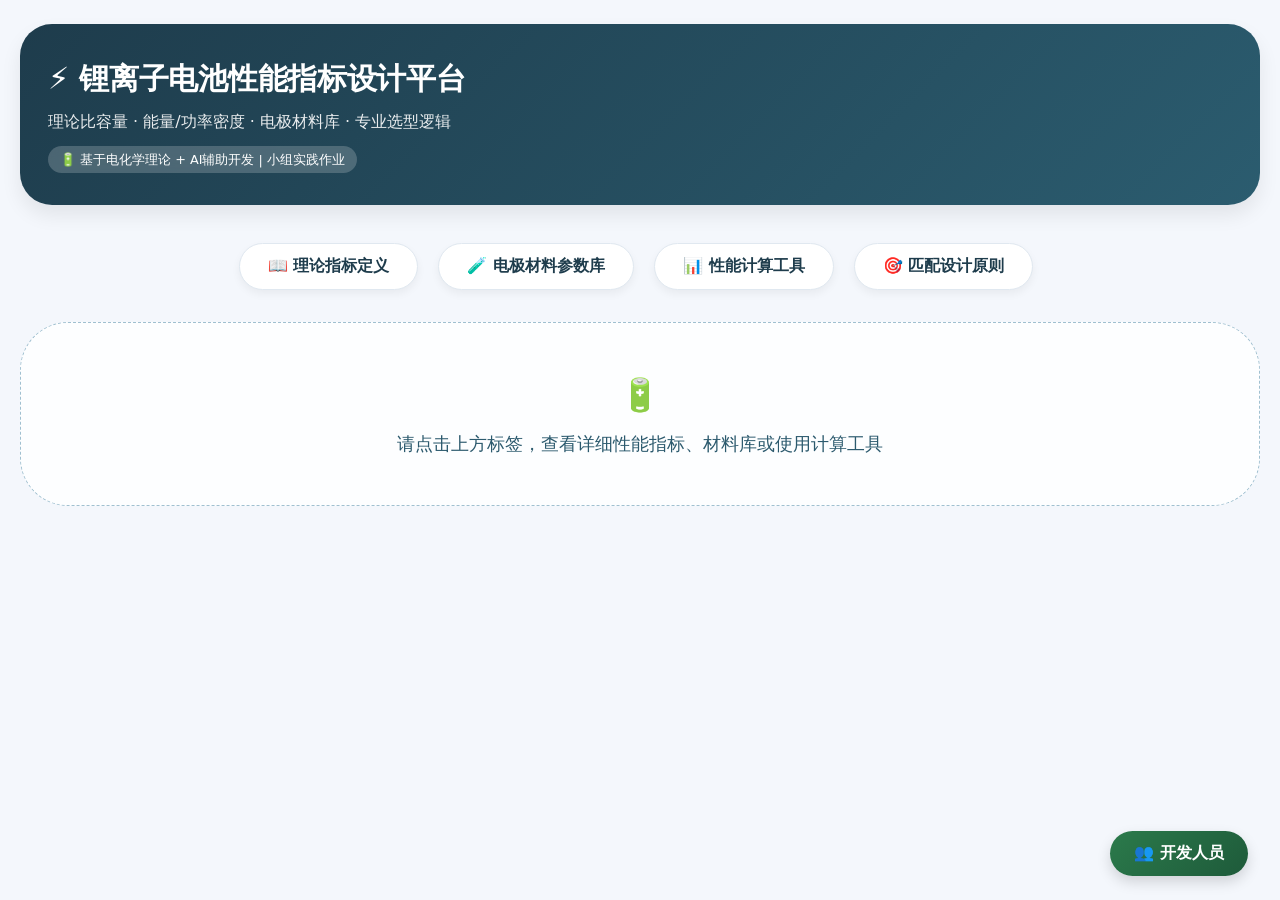
<file: works/2026/group02/锂离子电池性能指标设计平台(2).html>
<!DOCTYPE html>
<html lang="zh-CN">
<head>
    <meta charset="UTF-8">
    <meta name="viewport" content="width=device-width, initial-scale=1.0, viewport-fit=cover">
    <title>锂离子电池性能指标分析平台 | 电池材料设计与计算工具</title>
    <style>
        * {
            margin: 0;
            padding: 0;
            box-sizing: border-box;
        }

        body {
            font-family: 'Segoe UI', 'Roboto', 'Noto Sans', system-ui, -apple-system, 'PingFang SC', 'Microsoft YaHei', sans-serif;
            background: #f4f7fc;
            color: #1a2a3a;
            line-height: 1.5;
            padding: 24px 20px;
        }

        .container {
            max-width: 1400px;
            margin: 0 auto;
        }

        /* header 设计 */
        .hero {
            background: linear-gradient(135deg, #1e3c4c 0%, #2b5c6f 100%);
            color: white;
            padding: 32px 28px;
            border-radius: 32px;
            margin-bottom: 32px;
            box-shadow: 0 10px 20px rgba(0,0,0,0.08);
        }
        .hero h1 {
            font-size: 1.9rem;
            font-weight: 600;
            letter-spacing: -0.3px;
            margin-bottom: 8px;
        }
        .hero p {
            font-size: 1rem;
            opacity: 0.9;
            max-width: 800px;
        }
        .badge {
            display: inline-block;
            background: rgba(255,255,255,0.2);
            backdrop-filter: blur(4px);
            border-radius: 40px;
            padding: 4px 12px;
            font-size: 0.8rem;
            margin-top: 12px;
        }

        /* 导航标签栏 */
        .nav-tabs {
            display: flex;
            flex-wrap: wrap;
            gap: 12px;
            margin-bottom: 32px;
            justify-content: center;
            background: transparent;
        }
        .tab-btn {
            background: white;
            border: none;
            padding: 12px 28px;
            border-radius: 60px;
            font-size: 1rem;
            font-weight: 600;
            color: #1e3c4c;
            cursor: pointer;
            transition: all 0.2s ease;
            box-shadow: 0 4px 8px rgba(0,0,0,0.05);
            border: 1px solid #e0e8f0;
            font-family: inherit;
        }
        .tab-btn:hover {
            transform: translateY(-2px);
            background: #eef2f7;
            border-color: #bdd4e2;
        }
        .tab-btn.active {
            background: #2b7a4b;
            color: white;
            border-color: #2b7a4b;
            box-shadow: 0 6px 12px rgba(43,122,75,0.2);
        }

        /* 卡片通用样式 */
        .card {
            background: white;
            border-radius: 28px;
            box-shadow: 0 8px 20px rgba(0,0,0,0.05);
            padding: 24px 28px;
            margin-bottom: 0;
            border: 1px solid #e9edf2;
        }
        .section-title {
            font-size: 1.6rem;
            font-weight: 600;
            border-left: 6px solid #2b7a4b;
            padding-left: 18px;
            margin-bottom: 22px;
            color: #1e3c4c;
        }
        .back-home-btn {
            background: #eef2f7;
            color: #1e3c4c;
            border: 1px solid #cbdae6;
            padding: 8px 18px;
            border-radius: 40px;
            font-weight: 500;
            font-size: 0.85rem;
            cursor: pointer;
            transition: 0.2s;
            display: inline-flex;
            align-items: center;
            gap: 6px;
        }
        .back-home-btn:hover {
            background: #e2e8f0;
            transform: translateY(-1px);
        }

        /* 理论指标网格 */
        .metrics-grid {
            display: grid;
            grid-template-columns: repeat(auto-fit, minmax(240px, 1fr));
            gap: 22px;
            margin-top: 12px;
        }
        .metric-card {
            background: #f9fbfd;
            border-radius: 24px;
            padding: 20px;
            border: 1px solid #e2e8f0;
        }
        .metric-card h3 {
            font-size: 1.3rem;
            font-weight: 700;
            color: #0f4c5f;
            margin-bottom: 12px;
        }
        .metric-card p {
            font-size: 0.9rem;
            color: #2c3e44;
            margin-bottom: 8px;
            line-height: 1.4;
        }
        .formula {
            font-family: monospace;
            font-size: 0.75rem;
            background: #eef2f5;
            padding: 6px 10px;
            border-radius: 16px;
            margin-top: 8px;
            color: #2c5a6e;
        }

        /* 表格样式 */
        .table-wrapper {
            overflow-x: auto;
            border-radius: 20px;
            margin-top: 10px;
        }
        .params-table {
            width: 100%;
            border-collapse: collapse;
            font-size: 0.85rem;
            min-width: 800px;
        }
        .params-table th {
            background-color: #eef2f7;
            padding: 14px 10px;
            text-align: center;
            font-weight: 600;
            color: #1e3c4c;
            border-bottom: 2px solid #cddae9;
        }
        .params-table td {
            padding: 12px 10px;
            text-align: center;
            border-bottom: 1px solid #e2e8f0;
            vertical-align: top;
        }
        .params-table tr:hover td {
            background-color: #f8fafc;
        }
        .electrode-type {
            display: inline-block;
            background: #e0f0e8;
            padding: 2px 8px;
            border-radius: 30px;
            font-size: 0.7rem;
            font-weight: 600;
            color: #1f6e43;
        }

        /* 计算工具入口卡片样式 (二级页面简化) */
        .calc-entry-grid {
            display: grid;
            grid-template-columns: repeat(auto-fit, minmax(280px, 1fr));
            gap: 28px;
            margin-top: 20px;
        }
        .calc-entry-card {
            background: linear-gradient(145deg, #ffffff, #f5f9fe);
            border-radius: 32px;
            padding: 32px 24px;
            text-align: center;
            box-shadow: 0 10px 20px rgba(0,0,0,0.05);
            border: 1px solid #e2edf2;
            transition: 0.2s;
            cursor: pointer;
        }
        .calc-entry-card:hover {
            transform: translateY(-4px);
            box-shadow: 0 20px 30px rgba(0,0,0,0.1);
        }
        .calc-entry-card h3 {
            font-size: 1.8rem;
            margin-bottom: 12px;
            color: #1e5a6e;
        }
        .calc-entry-card p {
            color: #2c5f73;
            margin-bottom: 0;
            font-size: 0.95rem;
        }
        .entry-icon {
            font-size: 3rem;
            margin-bottom: 16px;
        }

        .principle-list {
            background: #fafcfd;
            border-radius: 24px;
            padding: 12px 18px;
        }
        .principle-item {
            margin-bottom: 20px;
            border-bottom: 1px dashed #dce5ec;
            padding-bottom: 14px;
        }
        .principle-item strong {
            font-size: 1.05rem;
            color: #1a6741;
        }

        /* 二级页面容器 */
        .module-page {
            display: none;
            animation: fadeIn 0.25s ease;
        }
        .module-page.active-module {
            display: block;
        }

        /* 三级页面容器 - 独立卡片风格 */
        .third-level-page {
            display: none;
            background: transparent;
            margin-top: 10px;
        }
        .third-level-page.active-third {
            display: block;
        }
        .third-card {
            background: white;
            border-radius: 28px;
            box-shadow: 0 8px 20px rgba(0,0,0,0.05);
            padding: 24px 28px;
            border: 1px solid #e9edf2;
        }
        .back-to-calc {
            background: #eef2f7;
            color: #1e3c4c;
            border: 1px solid #cbdae6;
            padding: 8px 18px;
            border-radius: 40px;
            font-weight: 500;
            font-size: 0.85rem;
            cursor: pointer;
            transition: 0.2s;
            display: inline-flex;
            align-items: center;
            gap: 6px;
            margin-bottom: 20px;
        }
        .back-to-calc:hover {
            background: #e2e8f0;
            transform: translateY(-1px);
        }

        /* 三级页面内计算控件样式 */
        .input-group {
            margin-bottom: 18px;
        }
        .input-group label {
            display: block;
            font-weight: 500;
            margin-bottom: 6px;
            font-size: 0.85rem;
            color: #2c5f73;
        }
        .input-group input, .input-group select {
            width: 100%;
            padding: 12px 14px;
            border-radius: 18px;
            border: 1px solid #cbdae6;
            font-size: 0.9rem;
            transition: 0.2s;
            background: #fff;
        }
        .input-group input:focus {
            outline: none;
            border-color: #2b7a4b;
            box-shadow: 0 0 0 3px rgba(43,122,75,0.1);
        }
        button {
            background: #2b7a4b;
            color: white;
            border: none;
            padding: 10px 18px;
            border-radius: 40px;
            font-weight: 500;
            cursor: pointer;
            font-size: 0.85rem;
            transition: 0.2s;
            margin-right: 8px;
            margin-top: 6px;
        }
        button:hover {
            background: #1f5f3c;
            transform: translateY(-1px);
        }
        .result-area {
            background: #f1f6fa;
            border-radius: 20px;
            padding: 14px 16px;
            margin-top: 20px;
            font-weight: 500;
            font-size: 1rem;
            border-left: 4px solid #2b7a4b;
        }
        .flex-row {
            display: flex;
            flex-wrap: wrap;
            gap: 10px;
            align-items: center;
        }
        .tag {
            background: #e8f0fe;
            border-radius: 20px;
            padding: 4px 12px;
            font-size: 0.7rem;
        }

        @keyframes fadeIn {
            from { opacity: 0; transform: translateY(6px);}
            to { opacity: 1; transform: translateY(0);}
        }

        /* 欢迎占位 */
        .welcome-placeholder {
            background: #ffffffcc;
            backdrop-filter: blur(4px);
            border-radius: 48px;
            padding: 48px 24px;
            text-align: center;
            border: 1px dashed #a0c0d0;
            color: #2c5a6e;
            font-size: 1.1rem;
            font-weight: 500;
            margin-top: 20px;
        }
        .welcome-placeholder span {
            font-size: 2rem;
            display: block;
            margin-bottom: 12px;
        }

        /* 右下角开发人员按钮 */
        .dev-btn {
            position: fixed;
            bottom: 24px;
            right: 24px;
            background: linear-gradient(135deg, #2b7a4b, #1e5a3a);
            color: white;
            border: none;
            border-radius: 48px;
            padding: 12px 24px;
            font-size: 1rem;
            font-weight: 600;
            cursor: pointer;
            box-shadow: 0 6px 14px rgba(0,0,0,0.15);
            transition: all 0.2s ease;
            z-index: 1000;
            font-family: inherit;
            display: flex;
            align-items: center;
            gap: 8px;
        }
        .dev-btn:hover {
            transform: translateY(-2px);
            box-shadow: 0 12px 20px rgba(0,0,0,0.2);
        }

        /* 弹窗样式 + 储能2301大框 */
        .modal {
            display: none;
            position: fixed;
            top: 0;
            left: 0;
            width: 100%;
            height: 100%;
            background-color: rgba(0, 0, 0, 0.5);
            backdrop-filter: blur(4px);
            z-index: 2000;
            justify-content: center;
            align-items: center;
        }
        .modal-content {
            background: white;
            border-radius: 32px;
            max-width: 420px;
            width: 90%;
            padding: 28px 24px;
            text-align: center;
            border: 1px solid #e0e8f0;
            animation: fadeInUp 0.2s ease;
        }
        @keyframes fadeInUp {
            from { opacity: 0; transform: translateY(30px);}
            to { opacity: 1; transform: translateY(0);}
        }
        .modal-content h3 {
            font-size: 1.6rem;
            margin-bottom: 10px;
            color: #1e3c4c;
            border-left: 5px solid #2b7a4b;
            padding-left: 16px;
            text-align: left;
        }
        .storage-box {
            border: 2px solid #2b7a4b;
            border-radius: 28px;
            background: #fefef7;
            padding: 18px;
            margin: 12px 0 22px;
        }
        .storage-box-title {
            font-size: 1.3rem;
            font-weight: 700;
            color: #1e5a3a;
            background: #e0f0e8;
            padding: 6px 20px;
            border-radius: 60px;
            width: fit-content;
            margin: 0 auto 20px;
        }
        .member-list {
            display: flex;
            flex-wrap: wrap;
            justify-content: center;
            gap: 14px;
        }
        .member-tag {
            background: #eef2f7;
            border-radius: 40px;
            padding: 10px 22px;
            font-weight: 500;
            color: #1e5a6e;
            border: 1px solid #cbdae6;
        }
        .close-modal-btn {
            background: #2b7a4b;
            color: white;
            border: none;
            padding: 10px 28px;
            border-radius: 40px;
            cursor: pointer;
            margin-top: 8px;
        }
        @media (max-width: 680px) {
            body { padding: 16px; }
            .hero h1 { font-size: 1.5rem; }
            .tab-btn { padding: 8px 20px; font-size: 0.85rem; }
            .card { padding: 18px; }
            .member-tag { padding: 6px 16px; font-size: 0.9rem; }
        }
    </style>
</head>
<body>
<div class="container">
    <!-- 头部 -->
    <div class="hero">
        <h1>⚡ 锂离子电池性能指标设计平台</h1>
        <p>理论比容量 · 能量/功率密度 · 电极材料库 · 专业选型逻辑</p>
        <div class="badge">🔋 基于电化学理论 + AI辅助开发 | 小组实践作业</div>
    </div>

    <!-- 导航标签栏 -->
    <div class="nav-tabs">
        <button class="tab-btn" data-module="theory">📖 理论指标定义</button>
        <button class="tab-btn" data-module="material">🧪 电极材料参数库</button>
        <button class="tab-btn" data-module="calculator">📊 性能计算工具</button>
        <button class="tab-btn" data-module="design">🎯 匹配设计原则</button>
    </div>

    <!-- 二级页面：理论指标 -->
    <div id="module-theory" class="module-page">
        <div class="card">
            <div style="display: flex; justify-content: space-between; align-items: center; flex-wrap: wrap; gap: 12px; margin-bottom: 16px;">
                <div class="section-title" style="margin-bottom: 0;">📖 四大核心性能指标 · 理论定义</div>
                <button class="back-home-btn" data-back-home>🏠 返回主页面</button>
            </div>
            <div class="metrics-grid">
                <div class="metric-card">
                    <h3>🔬 理论比容量</h3>
                    <p><strong>定义</strong>：单位质量电极材料理论上所能释放的电量 (mAh/g)。依据法拉第定律，由活性物质摩尔质量与电子转移数决定。</p>
                    <p><strong>物理意义</strong>：材料储锂极限，决定电池能量上限。<br><strong>应用价值</strong>：筛选高容量正负极，提升电池续航。</p>
                    <div class="formula">公式：C = n·F / (3.6·M)</div>
                </div>
                <div class="metric-card">
                    <h3>⏱️ 平均工作电压</h3>
                    <p><strong>定义</strong>：电池在充放电过程中电压平台的平均值 (V)。由正负极材料氧化还原电位差决定。</p>
                    <p><strong>物理意义</strong>：反映电池输出能量水平。<br><strong>应用价值</strong>：影响能量密度，高电压提升总能量。</p>
                </div>
                <div class="metric-card">
                    <h3>⚡ 能量密度</h3>
                    <p><strong>定义</strong>：单位质量/体积电池存储的总能量 (Wh/kg 或 Wh/L)。质量能量密度 = 电压 × 比容量 / 1000。</p>
                    <p><strong>物理意义</strong>：续航能力核心指标。<br><strong>应用价值</strong>：消费电子/电动车续航的关键。</p>
                </div>
                <div class="metric-card">
                    <h3>🚀 功率密度</h3>
                    <p><strong>定义</strong>：单位质量/体积电池可输出的最大功率 (W/kg)。体现瞬时放电能力。</p>
                    <p><strong>物理意义</strong>：倍率性能与动力响应。<br><strong>应用价值</strong>：快充、电动汽车加速性能核心参数。</p>
                </div>
            </div>
        </div>
    </div>

    <!-- 二级页面：电极材料参数库 -->
    <div id="module-material" class="module-page">
        <div class="card">
            <div style="display: flex; justify-content: space-between; align-items: center; flex-wrap: wrap; gap: 12px; margin-bottom: 16px;">
                <div class="section-title" style="margin-bottom: 0;">🧪 电极材料参数库 · 正负极主流体系</div>
                <button class="back-home-btn" data-back-home>🏠 返回主页面</button>
            </div>
            <div class="table-wrapper">
                <table class="params-table">
                    <thead>
                        <tr><th>材料名称</th><th>电极类型</th><th>理论比容量 (mAh/g)</th><th>平均工作电压 (V vs Li⁺/Li)</th><th>材料优缺点</th><th>适用场景</th></tr>
                    </thead>
                    <tbody>
                        <tr><td>LFP (磷酸铁锂)</td><td><span class="electrode-type">正极</span></td><td>170</td><td>3.45</td><td>✅安全、长循环、成本低；❌能量密度较低、低温差</td><td>动力电池、储能系统、电动大巴</td></tr>
                        <tr><td>NCM622</td><td><span class="electrode-type">正极</span></td><td>180</td><td>3.70</td><td>✅高能量密度，综合性能均衡；❌钴含量较高、热稳定性中等</td><td>中高端乘用车EV、数码电池</td></tr>
                        <tr><td>NCM811</td><td><span class="electrode-type">正极</span></td><td>200</td><td>3.80</td><td>✅高比容量，提升续航；❌循环、安全挑战大，镍含量高</td><td>长续航电动车、高端电芯</td></tr>
                        <tr><td>LCO (钴酸锂)</td><td><span class="electrode-type">正极</span></td><td>274</td><td>3.90</td><td>✅超高压实密度，电压平台高；❌钴昂贵、热稳定性一般</td><td>智能手机、笔记本电脑等消费电子</td></tr>
                        <tr><td>人造石墨</td><td><span class="electrode-type">负极</span></td><td>372</td><td>0.10</td><td>✅循环优异、工艺成熟；❌倍率性能一般，理论容量有限</td><td>主流动力/数码电池负极</td></tr>
                        <tr><td>天然石墨</td><td><span class="electrode-type">负极</span></td><td>360</td><td>0.10</td><td>✅成本较低、容量较高；❌循环稍差，与电解液相容性弱</td><td>低成本消费电池、储能</td></tr>
                        <tr><td>硅碳负极</td><td><span class="electrode-type">负极</span></td><td>450</td><td>0.40</td><td>✅超高容量(>400)，提升能量密度；❌体积膨胀大，首效低</td><td>高能量密度动力电池、旗舰数码</td></tr>
                    </tbody>
                </table>
            </div>
            <div class="formula" style="margin-top: 12px;">※ 注：理论比容量基于电化学当量计算；平均工作电压为相对Li⁺/Li的电极平台电压，实际全电池电压由正负极差值决定。</div>
        </div>
    </div>

    <!-- 二级页面：性能计算工具（简洁入口卡片，所有计算移至三级页面） -->
    <div id="module-calculator" class="module-page">
        <div class="card">
            <div style="display: flex; justify-content: space-between; align-items: center; flex-wrap: wrap; gap: 12px; margin-bottom: 16px;">
                <div class="section-title" style="margin-bottom: 0;">📊 性能计算工具 · 选择计算类型</div>
                <button class="back-home-btn" data-back-home>🏠 返回主页面</button>
            </div>
            <div class="calc-entry-grid">
                <div class="calc-entry-card" data-third-entry="capacity">
                    <div class="entry-icon">📐</div>
                    <h3>理论比容量计算</h3>
                    <p>法拉第定律 | 电子转移 & 摩尔质量 → 精准估算材料极限容量</p>
                </div>
                <div class="calc-entry-card" data-third-entry="energy">
                    <div class="entry-icon">🔋</div>
                    <h3>质量能量密度计算</h3>
                    <p>电压 × 比容量 | 评估电池续航核心指标</p>
                </div>
                <div class="calc-entry-card" data-third-entry="power">
                    <div class="entry-icon">⚡</div>
                    <h3>质量功率密度计算</h3>
                    <p>功率 / 质量 | 衡量瞬时动力输出</p>
                </div>
            </div>
        </div>
    </div>

    <!-- 二级页面：性能匹配设计原则 -->
    <div id="module-design" class="module-page">
        <div class="card">
            <div style="display: flex; justify-content: space-between; align-items: center; flex-wrap: wrap; gap: 12px; margin-bottom: 16px;">
                <div class="section-title" style="margin-bottom: 0;">🎯 性能匹配设计原则 · 场景化选型逻辑</div>
                <button class="back-home-btn" data-back-home>🏠 返回主页面</button>
            </div>
            <div class="principle-list">
                <div class="principle-item"><strong>🚗 动力电池 (EV/HEV) </strong><br>需求：高功率密度+循环寿命+安全性 → 选型规律：正极常用 LFP 或 NCM622/811 体系；负极采用人造石墨/硅碳复配。设计强调功率密度＞3000W/kg，兼顾能量密度180-260Wh/kg。采用薄电极、高孔隙率设计，匹配液冷系统。</div>
                <div class="principle-item"><strong>📱 数码电池 (手机/笔记本) </strong><br>需求：极致能量密度，紧凑体积 → 选型规律：正极以 LCO 或高电压钴酸锂为主，负极多采用人造石墨或掺少量硅碳。体积能量密度＞700 Wh/L，工作电压窗口宽（4.4V+），牺牲一定倍率性能换取高续航。</div>
                <div class="principle-item"><strong>⚡ 快充电池 (超充/48V启停) </strong><br>需求：高倍率充放电能力，低阻抗 → 选型规律：正极 LFP 或掺杂 NCM 材料，负极采用软碳/硬碳或表面改性石墨。构建低迂曲度电极，采用高导电剂配方。功率密度要求>1500 W/kg，支持3C~6C快充。</div>
                <div class="principle-item"><strong>🧪 总结设计参数规律</strong><div style="margin-top: 6px;">▪️ 高能量型：选择高比容量(硅碳/高镍) + 高压实 + 厚电极<br>▪️ 高功率型：选用纳米化LFP、多元碳包覆、薄电极设计 + 高电导率电解液<br>▪️ 安全优先策略：LFP正极 + 陶瓷隔膜 + 阻燃电解质 + 石墨负极<br>依据 Ragone 图平衡能量/功率需求，电极设计遵循“匹配正负极容量比(N/P比1.05~1.2)”，确保全电池性能最优。</div></div>
            </div>
            <div class="formula" style="margin-top: 16px;">📘 知识点延伸：实际容量与理论容量偏差源于材料利用率、极化及SEI成膜损耗；设计时需结合倍率特性修正。</div>
        </div>
    </div>

    <!-- ========= 三个三级页面 (完整计算工具，独立界面) ========= -->
    <!-- 理论比容量三级页面 -->
    <div id="third-capacity-page" class="third-level-page">
        <div class="third-card">
            <button class="back-to-calc" data-back-to-calculator>← 返回计算工具</button>
            <h3 class="section-title" style="margin-top: 0;">📐 理论比容量计算</h3>
            <div class="formula" style="margin-bottom: 12px;">📌 法拉第公式：C = n·F / (3.6·M) &nbsp;&nbsp;F=96485 C/mol</div>
            <div class="input-group"><label>电子转移数 (n)  [无量纲]</label><input type="number" id="third_electronNum" placeholder="例: 1 (LiCoO₂ 脱锂)" value="1" step="any"></div>
            <div class="input-group"><label>摩尔质量 M (g/mol)</label><input type="number" id="third_molarMass" placeholder="例: 157.76 (LFP)" value="157.76" step="any"></div>
            <div class="flex-row"><button id="third_calcCapacityBtn">🧮 计算理论比容量</button><span class="tag">✨ 一键填充常见材料</span></div>
            <div class="input-group" style="margin-top: 8px;"><label>📥 快捷预设材料 (扩展一键填充)</label>
                <select id="third_quickMaterialSelect">
                    <option value="">-- 选择材料自动填充 n 和 M --</option>
                    <option value="LFP|1|157.76">LiFePO₄ (LFP) — n=1, M=157.76</option>
                    <option value="NCM811|1|97.3">NCM811 (LiNi₀.₈Co₀.₁Mn₀.₁O₂) n=1, M≈97.3</option>
                    <option value="LCO|1|97.87">LiCoO₂ (LCO) — n=1, M=97.87</option>
                    <option value="Graphite|0.1667|72.06">人造石墨 (LiC₆) n=1/6, M=72.06</option>
                    <option value="Silicon|4.4|28.09">硅负极 (Li₄.₄Si) n≈4.4, M=28.09</option>
                </select>
            </div>
            <div class="result-area" id="third_capacityResult">💡 计算结果将显示在这里</div>
        </div>
    </div>

    <!-- 能量密度三级页面 -->
    <div id="third-energy-page" class="third-level-page">
        <div class="third-card">
            <button class="back-to-calc" data-back-to-calculator>← 返回计算工具</button>
            <h3 class="section-title" style="margin-top: 0;">🔋 质量能量密度计算</h3>
            <div class="formula" style="margin-bottom: 8px;">公式：E (Wh/kg) = 平均工作电压(V) × 比容量(Ah/kg) = V × (比容量(mAh/g)/1000)</div>
            <div class="input-group"><label>平均工作电压 (V) </label><input type="number" id="third_voltageEd" placeholder="如 3.7 V" value="3.7" step="any"></div>
            <div class="input-group"><label>电极比容量 (mAh/g)</label><input type="number" id="third_specificCapacity" placeholder="如 180 mAh/g (NCM622)" value="180" step="any"></div>
            <button id="third_calcEnergyBtn">⚡ 计算能量密度</button>
            <div class="result-area" id="third_energyResult">📊 等待计算...</div>
            <div class="formula">示例：三元电池3.7V×180mAh/g/1000 = 0.666 Wh/kg? 实际需注意: 质量能量密度 = 电压 × 比容量/1000 → 3.7*0.18=0.666 Wh/kg? 提示：典型电池包能量约150~300Wh/kg，此为基础单体理论值，用于教学演示</div>
        </div>
    </div>

    <!-- 功率密度三级页面 -->
    <div id="third-power-page" class="third-level-page">
        <div class="third-card">
            <button class="back-to-calc" data-back-to-calculator>← 返回计算工具</button>
            <h3 class="section-title" style="margin-top: 0;">⚡ 质量功率密度计算</h3>
            <div class="formula">功率密度 (W/kg) = 放电功率 (W) / 电池总质量 (kg)</div>
            <div class="input-group"><label>放电功率 P (W) </label><input type="number" id="third_powerW" placeholder="如 1500 W" value="1500" step="any"></div>
            <div class="input-group"><label>电池总质量 m (kg) </label><input type="number" id="third_massKg" placeholder="如 5.5 kg" value="5.5" step="any"></div>
            <button id="third_calcPowerBtn">🔥 计算功率密度</button>
            <div class="result-area" id="third_powerResult">🚗 计算结果将出现在这里</div>
        </div>
    </div>

    <!-- 欢迎占位（主页面） -->
    <div id="welcomeHint" class="welcome-placeholder">
        <span>🔋</span> 请点击上方标签，查看详细性能指标、材料库或使用计算工具
    </div>
</div>

<!-- 右下角开发人员按钮 -->
<button class="dev-btn" id="devBtn">👥 开发人员</button>

<!-- 弹窗：成员 + 储能2301大框 -->
<div id="memberModal" class="modal">
    <div class="modal-content">
        <h3>📋 小组成员</h3>
        <div class="storage-box">
            <div class="storage-box-title">🔋 储能2301</div>
            <div class="member-list">
                <span class="member-tag">钟圣发</span>
                <span class="member-tag">徐欣雨</span>
                <span class="member-tag">张启航</span>
                <span class="member-tag">苏阳</span>
                <span class="member-tag">孙宥琛</span>
                <span class="member-tag">王梓帅</span>
            </div>
        </div>
        <button class="close-modal-btn" id="closeModalBtn">确 定</button>
    </div>
</div>

<script>
    // ----- 页面导航逻辑（二级页面、三级页面、欢迎页）-----
    const modules = {
        theory: document.getElementById('module-theory'),
        material: document.getElementById('module-material'),
        calculator: document.getElementById('module-calculator'),
        design: document.getElementById('module-design')
    };
    const thirdPages = {
        capacity: document.getElementById('third-capacity-page'),
        energy: document.getElementById('third-energy-page'),
        power: document.getElementById('third-power-page')
    };
    const welcomeDiv = document.getElementById('welcomeHint');
    const tabBtns = document.querySelectorAll('.tab-btn');

    function hideAllModulesAndThird() {
        Object.values(modules).forEach(m => { if(m) m.classList.remove('active-module'); });
        Object.values(thirdPages).forEach(p => { if(p) p.classList.remove('active-third'); });
    }
    function showWelcome(show) {
        welcomeDiv.style.display = show ? 'block' : 'none';
    }
    function resetToHome() {
        hideAllModulesAndThird();
        showWelcome(true);
        tabBtns.forEach(btn => btn.classList.remove('active'));
    }
    function switchToModule(moduleId) {
        hideAllModulesAndThird();
        showWelcome(false);
        if (modules[moduleId]) modules[moduleId].classList.add('active-module');
        tabBtns.forEach(btn => {
            if (btn.getAttribute('data-module') === moduleId) btn.classList.add('active');
            else btn.classList.remove('active');
        });
    }
    function showThirdPage(pageId) {
        hideAllModulesAndThird();
        showWelcome(false);
        if (thirdPages[pageId]) thirdPages[pageId].classList.add('active-third');
        tabBtns.forEach(btn => btn.classList.remove('active'));
    }
    function showCalculatorModule() {
        switchToModule('calculator');
    }

    // 二级页面返回主页按钮绑定
    function bindBackHomeButtons() {
        document.querySelectorAll('[data-back-home]').forEach(btn => {
            btn.removeEventListener('click', resetToHome);
            btn.addEventListener('click', resetToHome);
        });
    }
    // 三级页面返回计算工具按钮绑定
    function bindBackToCalculator() {
        document.querySelectorAll('[data-back-to-calculator]').forEach(btn => {
            btn.removeEventListener('click', showCalculatorModule);
            btn.addEventListener('click', showCalculatorModule);
        });
    }
    // 二级页面入口卡片点击进入三级页面
    function bindEntryCards() {
        document.querySelectorAll('.calc-entry-card').forEach(card => {
            card.removeEventListener('click', (e) => {});
            const entryType = card.getAttribute('data-third-entry');
            if (entryType === 'capacity') card.addEventListener('click', () => showThirdPage('capacity'));
            else if (entryType === 'energy') card.addEventListener('click', () => showThirdPage('energy'));
            else if (entryType === 'power') card.addEventListener('click', () => showThirdPage('power'));
        });
    }

    // 导航栏点击
    tabBtns.forEach(btn => {
        btn.addEventListener('click', () => {
            const moduleId = btn.getAttribute('data-module');
            if (moduleId && modules[moduleId]) switchToModule(moduleId);
        });
    });

    // 初始化绑定
    bindBackHomeButtons();
    bindBackToCalculator();
    bindEntryCards();
    // 监听动态变化
    const observer = new MutationObserver(() => {
        bindBackHomeButtons();
        bindBackToCalculator();
        bindEntryCards();
    });
    observer.observe(document.body, { childList: true, subtree: true });

    // ----- 三级页面计算逻辑 (完整迁移自原二级计算器) -----
    // 理论比容量
    const thirdElectron = document.getElementById('third_electronNum');
    const thirdMolar = document.getElementById('third_molarMass');
    const thirdCapResult = document.getElementById('third_capacityResult');
    const thirdCalcBtn = document.getElementById('third_calcCapacityBtn');
    const thirdQuick = document.getElementById('third_quickMaterialSelect');
    function computeThirdCapacity() {
        let n = parseFloat(thirdElectron.value);
        let M = parseFloat(thirdMolar.value);
        if (isNaN(n) || isNaN(M) || n <= 0 || M <= 0) {
            thirdCapResult.innerHTML = '⚠️ 请输入有效的电子转移数(>0)和摩尔质量(>0)';
            return;
        }
        const F = 96485;
        let cap = (n * F) / (3.6 * M);
        if (!isFinite(cap)) { thirdCapResult.innerHTML = '❌ 计算溢出，请检查数值范围'; return; }
        thirdCapResult.innerHTML = `✨ 理论比容量 = <strong style="font-size:1.2rem;">${cap.toFixed(2)} mAh/g</strong><br>📐 计算公式：C = n·F / (3.6·M)  → ${n} × 96485 / (3.6 × ${M}) = ${cap.toFixed(2)} mAh/g`;
    }
    thirdCalcBtn.addEventListener('click', computeThirdCapacity);
    thirdQuick.addEventListener('change', function() {
        const selected = thirdQuick.value;
        if (!selected) return;
        const parts = selected.split('|');
        if (parts.length === 3) {
            thirdElectron.value = parts[1];
            thirdMolar.value = parts[2];
            computeThirdCapacity();
        }
    });

    // 能量密度
    const thirdVoltage = document.getElementById('third_voltageEd');
    const thirdSpecCap = document.getElementById('third_specificCapacity');
    const thirdEnergyRes = document.getElementById('third_energyResult');
    const thirdEnergyBtn = document.getElementById('third_calcEnergyBtn');
    function computeThirdEnergy() {
        let V = parseFloat(thirdVoltage.value);
        let cap = parseFloat(thirdSpecCap.value);
        if (isNaN(V) || isNaN(cap) || V <= 0 || cap <= 0) {
            thirdEnergyRes.innerHTML = '⚠️ 请输入有效的工作电压(>0)与比容量(>0)';
            return;
        }
        let energy = V * (cap / 1000);
        thirdEnergyRes.innerHTML = `🔋 质量能量密度 = <strong>${energy.toFixed(2)} Wh/kg</strong><br>📊 计算依据: ${V} V × (${cap} mAh/g ÷ 1000) = ${energy.toFixed(2)} Wh/kg<br><span style="font-size:0.7rem;">※提示：实际电池单体还需考虑非活性物质质量，此为基础理论值。</span>`;
    }
    thirdEnergyBtn.addEventListener('click', computeThirdEnergy);

    // 功率密度
    const thirdPowerW = document.getElementById('third_powerW');
    const thirdMassKg = document.getElementById('third_massKg');
    const thirdPowerRes = document.getElementById('third_powerResult');
    const thirdPowerBtn = document.getElementById('third_calcPowerBtn');
    function computeThirdPower() {
        let P = parseFloat(thirdPowerW.value);
        let m = parseFloat(thirdMassKg.value);
        if (isNaN(P) || isNaN(m) || P <= 0 || m <= 0) {
            thirdPowerRes.innerHTML = '⚠️ 请输入正确的功率(W)和质量(kg)，数值需大于0';
            return;
        }
        let pd = P / m;
        thirdPowerRes.innerHTML = `🚀 质量功率密度 = <strong>${pd.toFixed(2)} W/kg</strong><br>⚙️ 公式：功率密度 = 放电功率 / 电池质量 = ${P} W / ${m} kg = ${pd.toFixed(2)} W/kg<br>🔋 高功率场景通常要求 >1000 W/kg（快充/动力表现优异）`;
    }
    thirdPowerBtn.addEventListener('click', computeThirdPower);

    // 初始加载：显示欢迎页，并初始化所有三级页面默认计算结果
    window.addEventListener('DOMContentLoaded', () => {
        resetToHome();
        computeThirdCapacity();
        computeThirdEnergy();
        computeThirdPower();
    });

    // 三级页面输入框回车触发
    const thirdInputs = [thirdElectron, thirdMolar, thirdVoltage, thirdSpecCap, thirdPowerW, thirdMassKg];
    thirdInputs.forEach(inp => {
        if (inp) {
            inp.addEventListener('keypress', (e) => {
                if (e.key === 'Enter') {
                    e.preventDefault();
                    if (inp === thirdElectron || inp === thirdMolar) computeThirdCapacity();
                    else if (inp === thirdVoltage || inp === thirdSpecCap) computeThirdEnergy();
                    else if (inp === thirdPowerW || inp === thirdMassKg) computeThirdPower();
                }
            });
        }
    });

    // 开发人员弹窗逻辑
    const devBtn = document.getElementById('devBtn');
    const modal = document.getElementById('memberModal');
    const closeModalBtn = document.getElementById('closeModalBtn');
    function openModal() { modal.style.display = 'flex'; }
    function closeModal() { modal.style.display = 'none'; }
    devBtn.addEventListener('click', openModal);
    closeModalBtn.addEventListener('click', closeModal);
    modal.addEventListener('click', (e) => { if (e.target === modal) closeModal(); });
    document.addEventListener('keydown', (e) => { if (e.key === 'Escape' && modal.style.display === 'flex') closeModal(); });
</script>
</body>
</html>
</file>
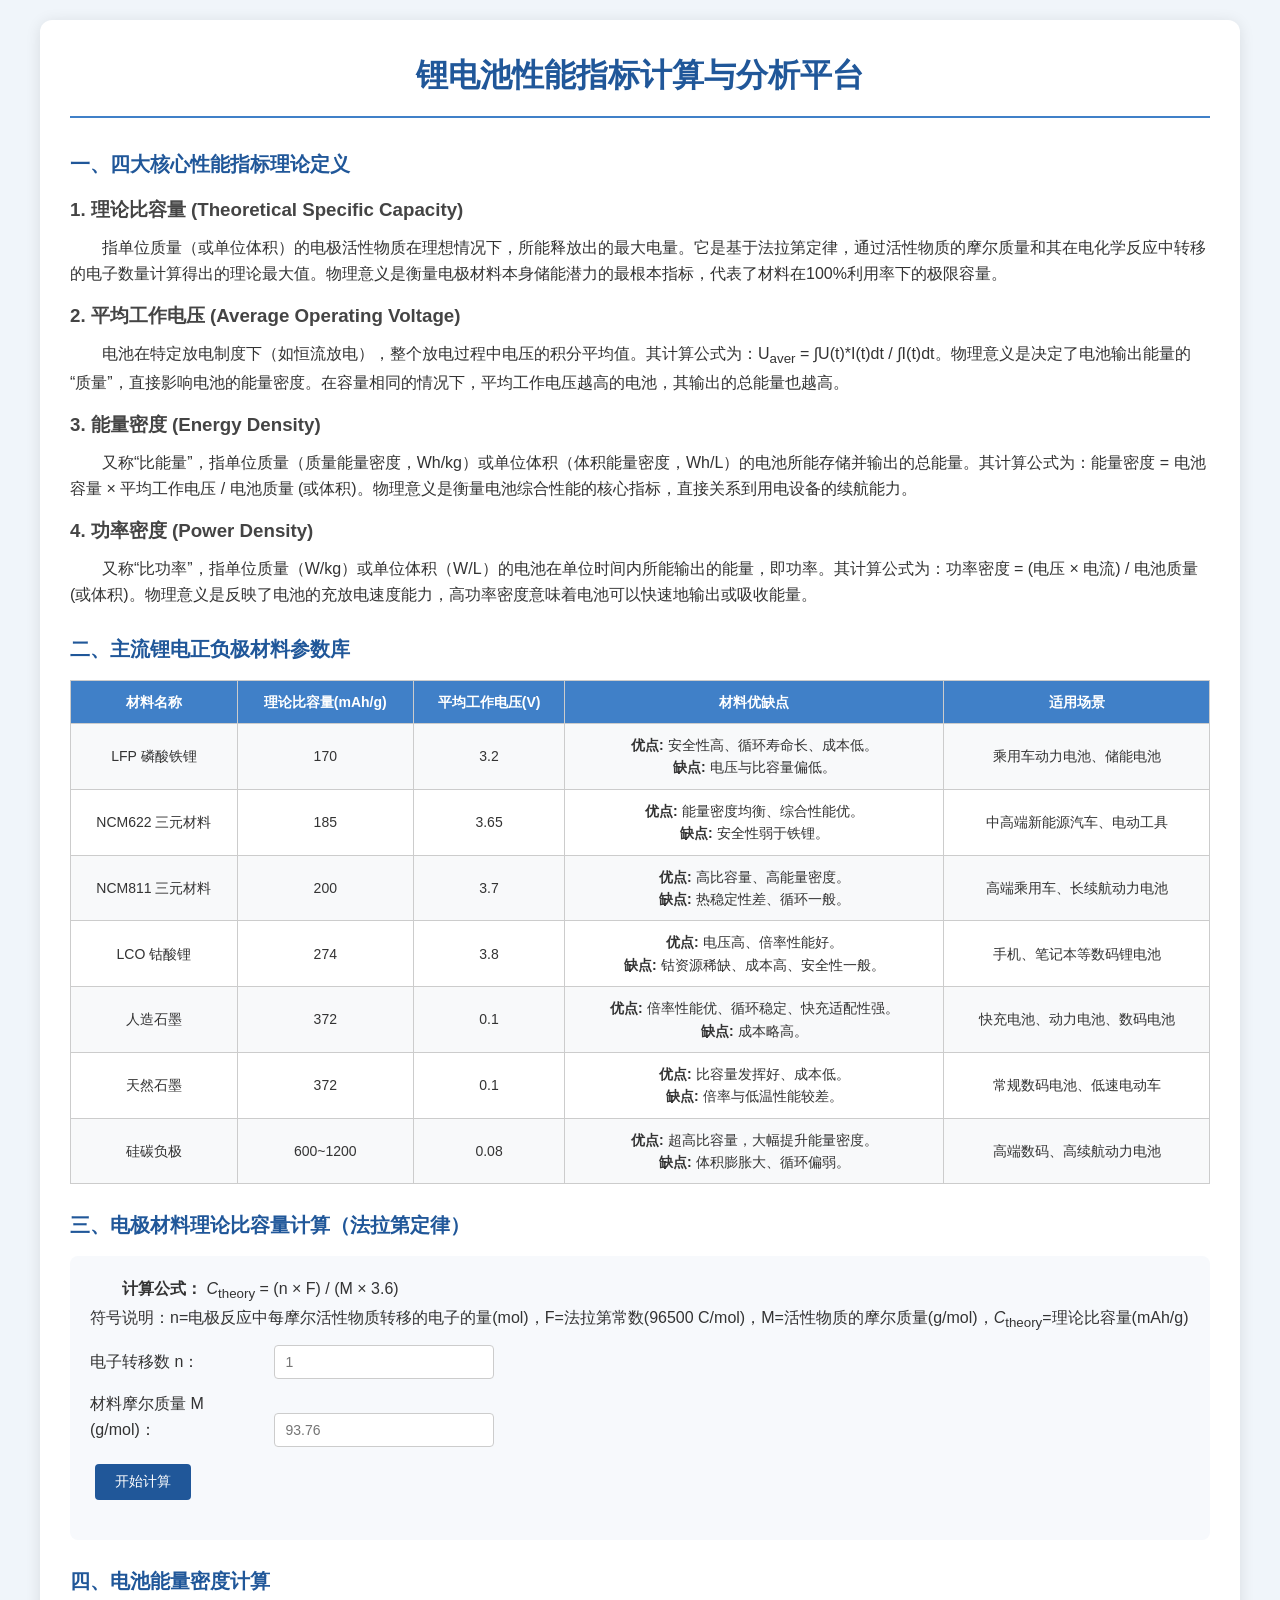
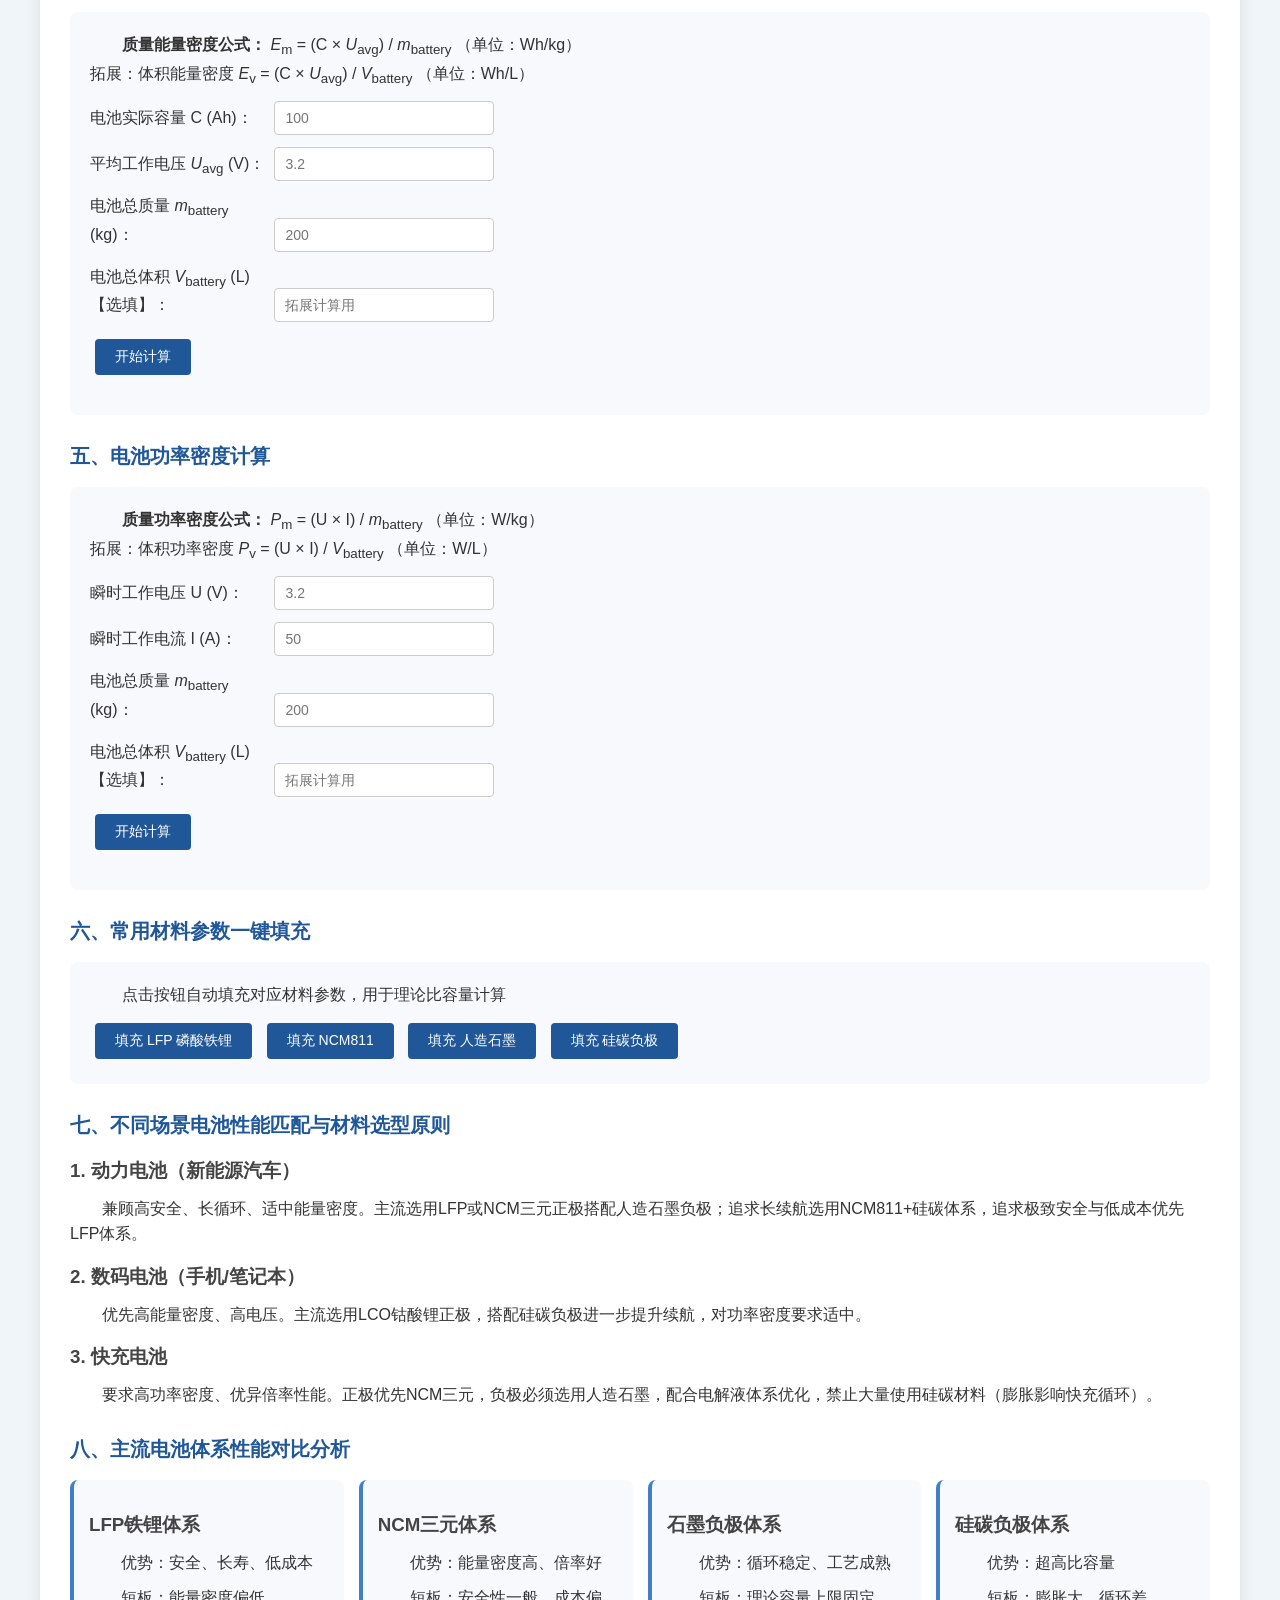
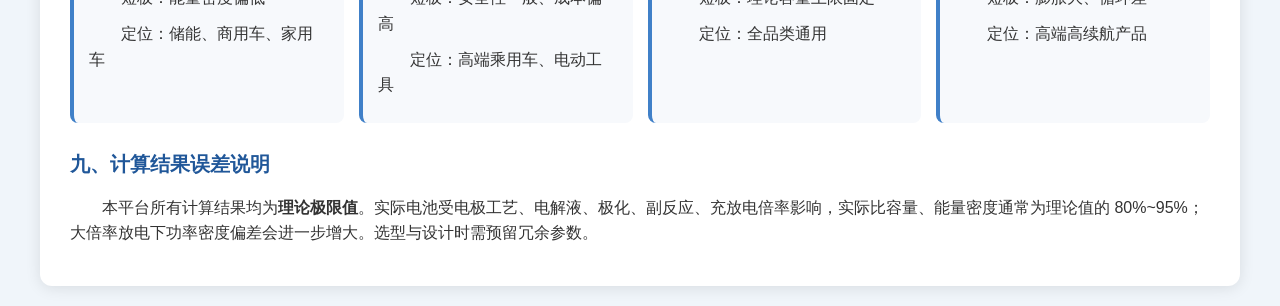
<file: works/2026/group03/郑祺睿-锂电池性能计算平台.html>
<!DOCTYPE html>
<html lang="zh-CN">
<head>
    <meta charset="UTF-8">
    <meta name="viewport" content="width=device-width, initial-scale=1.0">
    <title>锂电池性能指标计算与分析平台</title>
    <style>
        * {
            margin: 0;
            padding: 0;
            box-sizing: border-box;
            font-family: "Microsoft Yahei", sans-serif;
        }
        body {
            background-color: #f0f5fa;
            line-height: 1.6;
            color: #333;
            padding: 20px;
        }
        .container {
            max-width: 1200px;
            margin: 0 auto;
            background: #fff;
            padding: 30px;
            border-radius: 12px;
            box-shadow: 0 2px 15px rgba(0,0,0,0.1);
        }
        h1 {
            text-align: center;
            color: #205799;
            margin-bottom: 30px;
            padding-bottom: 15px;
            border-bottom: 2px solid #4080c8;
        }
        h2 {
            color: #205799;
            margin: 25px 0 15px;
            font-size: 20px;
        }
        h3 {
            margin: 15px 0 10px;
            color: #444;
        }
        p {
            margin-bottom: 10px;
            text-indent: 2em;
        }
        table {
            width: 100%;
            border-collapse: collapse;
            margin: 15px 0;
            font-size: 14px;
        }
        th, td {
            border: 1px solid #ccc;
            padding: 10px;
            text-align: center;
        }
        th {
            background-color: #4080c8;
            color: #fff;
        }
        tr:nth-child(even) {
            background-color: #f8f9fa;
        }
        .calc-box {
            background: #f7f9fc;
            padding: 20px;
            border-radius: 8px;
            margin: 15px 0;
        }
        .form-item {
            margin: 12px 0;
        }
        label {
            display: inline-block;
            width: 180px;
            font-weight: 500;
        }
        input {
            padding: 8px 10px;
            width: 220px;
            border: 1px solid #ccc;
            border-radius: 4px;
            font-size: 14px;
        }
        button {
            padding: 9px 20px;
            background-color: #205799;
            color: #fff;
            border: none;
            border-radius: 4px;
            cursor: pointer;
            font-size: 14px;
            margin: 5px;
        }
        button:hover {
            background-color: #184477;
        }
        .result {
            margin-top: 15px;
            font-size: 16px;
            font-weight: bold;
            color: #d9480f;
        }
        @media (max-width: 768px) {
            .container {
                padding: 15px;
            }
            label {
                width: 100%;
                margin-bottom: 5px;
            }
            input {
                width: 100%;
            }
            table {
                font-size: 12px;
            }
            th, td {
                padding: 6px 3px;
            }
        }
        .compare-box {
            display: flex;
            flex-wrap: wrap;
            gap: 15px;
            margin: 15px 0;
        }
        .compare-card {
            flex: 1;
            min-width: 220px;
            background: #f7f9fc;
            padding: 15px;
            border-radius: 8px;
            border-left: 4px solid #4080c8;
        }
    </style>
</head>
<body>
    <div class="container">
        <h1>锂电池性能指标计算与分析平台</h1>

        <h2>一、四大核心性能指标理论定义</h2>
        <h3>1. 理论比容量 (Theoretical Specific Capacity)</h3>
        <p>指单位质量（或单位体积）的电极活性物质在理想情况下，所能释放出的最大电量。它是基于法拉第定律，通过活性物质的摩尔质量和其在电化学反应中转移的电子数量计算得出的理论最大值。物理意义是衡量电极材料本身储能潜力的最根本指标，代表了材料在100%利用率下的极限容量。</p>
        
        <h3>2. 平均工作电压 (Average Operating Voltage)</h3>
        <p>电池在特定放电制度下（如恒流放电），整个放电过程中电压的积分平均值。其计算公式为：U<sub>aver</sub> = ∫U(t)*I(t)dt / ∫I(t)dt。物理意义是决定了电池输出能量的“质量”，直接影响电池的能量密度。在容量相同的情况下，平均工作电压越高的电池，其输出的总能量也越高。</p>

        <h3>3. 能量密度 (Energy Density)</h3>
        <p>又称“比能量”，指单位质量（质量能量密度，Wh/kg）或单位体积（体积能量密度，Wh/L）的电池所能存储并输出的总能量。其计算公式为：能量密度 = 电池容量 × 平均工作电压 / 电池质量 (或体积)。物理意义是衡量电池综合性能的核心指标，直接关系到用电设备的续航能力。</p>

        <h3>4. 功率密度 (Power Density)</h3>
        <p>又称“比功率”，指单位质量（W/kg）或单位体积（W/L）的电池在单位时间内所能输出的能量，即功率。其计算公式为：功率密度 = (电压 × 电流) / 电池质量 (或体积)。物理意义是反映了电池的充放电速度能力，高功率密度意味着电池可以快速地输出或吸收能量。</p>

        <h2>二、主流锂电正负极材料参数库</h2>
        <table>
            <tr>
                <th>材料名称</th>
                <th>理论比容量(mAh/g)</th>
                <th>平均工作电压(V)</th>
                <th>材料优缺点</th>
                <th>适用场景</th>
            </tr>
            <tr>
                <td>LFP 磷酸铁锂</td>
                <td>170</td>
                <td>3.2</td>
                <td><strong>优点:</strong> 安全性高、循环寿命长、成本低。<br><strong>缺点:</strong> 电压与比容量偏低。</td>
                <td>乘用车动力电池、储能电池</td>
            </tr>
            <tr>
                <td>NCM622 三元材料</td>
                <td>185</td>
                <td>3.65</td>
                <td><strong>优点:</strong> 能量密度均衡、综合性能优。<br><strong>缺点:</strong> 安全性弱于铁锂。</td>
                <td>中高端新能源汽车、电动工具</td>
            </tr>
            <tr>
                <td>NCM811 三元材料</td>
                <td>200</td>
                <td>3.7</td>
                <td><strong>优点:</strong> 高比容量、高能量密度。<br><strong>缺点:</strong> 热稳定性差、循环一般。</td>
                <td>高端乘用车、长续航动力电池</td>
            </tr>
            <tr>
                <td>LCO 钴酸锂</td>
                <td>274</td>
                <td>3.8</td>
                <td><strong>优点:</strong> 电压高、倍率性能好。<br><strong>缺点:</strong> 钴资源稀缺、成本高、安全性一般。</td>
                <td>手机、笔记本等数码锂电池</td>
            </tr>
            <tr>
                <td>人造石墨</td>
                <td>372</td>
                <td>0.1</td>
                <td><strong>优点:</strong> 倍率性能优、循环稳定、快充适配性强。<br><strong>缺点:</strong> 成本略高。</td>
                <td>快充电池、动力电池、数码电池</td>
            </tr>
            <tr>
                <td>天然石墨</td>
                <td>372</td>
                <td>0.1</td>
                <td><strong>优点:</strong> 比容量发挥好、成本低。<br><strong>缺点:</strong> 倍率与低温性能较差。</td>
                <td>常规数码电池、低速电动车</td>
            </tr>
            <tr>
                <td>硅碳负极</td>
                <td>600~1200</td>
                <td>0.08</td>
                <td><strong>优点:</strong> 超高比容量，大幅提升能量密度。<br><strong>缺点:</strong> 体积膨胀大、循环偏弱。</td>
                <td>高端数码、高续航动力电池</td>
            </tr>
        </table>

        <h2>三、电极材料理论比容量计算（法拉第定律）</h2>
        <div class="calc-box">
            <p><strong>计算公式：</strong> <i>C</i><sub>theory</sub> = (n × F) / (M × 3.6)
                <br>符号说明：n=电极反应中每摩尔活性物质转移的电子的量(mol)，F=法拉第常数(96500 C/mol)，M=活性物质的摩尔质量(g/mol)，<i>C</i><sub>theory</sub>=理论比容量(mAh/g)</p>
            <div class="form-item">
                <label>电子转移数 n：</label>
                <input type="number" id="electron" placeholder="1">
            </div>
            <div class="form-item">
                <label>材料摩尔质量 M (g/mol)：</label>
                <input type="number" id="molMass" placeholder="93.76">
            </div>
            <button onclick="calcCapacity()">开始计算</button>
            <div class="result" id="capResult"></div>
        </div>

        <h2>四、电池能量密度计算</h2>
        <div class="calc-box">
            <p><strong>质量能量密度公式：</strong> <i>E</i><sub>m</sub> = (C × <i>U</i><sub>avg</sub>) / <i>m</i><sub>battery</sub>  （单位：Wh/kg）
            <br>拓展：体积能量密度 <i>E</i><sub>v</sub> = (C × <i>U</i><sub>avg</sub>) / <i>V</i><sub>battery</sub> （单位：Wh/L）</p>
            <div class="form-item">
                <label>电池实际容量 C (Ah)：</label>
                <input type="number" id="batCap" placeholder="100">
            </div>
            <div class="form-item">
                <label>平均工作电压 <i>U</i><sub>avg</sub> (V)：</label>
                <input type="number" id="batVolt" placeholder="3.2">
            </div>
            <div class="form-item">
                <label>电池总质量 <i>m</i><sub>battery</sub> (kg)：</label>
                <input type="number" id="batMassEnergy" placeholder="200">
            </div>
            <div class="form-item">
                <label>电池总体积 <i>V</i><sub>battery</sub> (L)【选填】：</label>
                <input type="number" id="batVolume" placeholder="拓展计算用">
            </div>
            <button onclick="calcEnergy()">开始计算</button>
            <div class="result" id="energyResult"></div>
        </div>

        <h2>五、电池功率密度计算</h2>
        <div class="calc-box">
            <p><strong>质量功率密度公式：</strong> <i>P</i><sub>m</sub> = (U × I) / <i>m</i><sub>battery</sub> （单位：W/kg）
            <br>拓展：体积功率密度 <i>P</i><sub>v</sub> = (U × I) / <i>V</i><sub>battery</sub> （单位：W/L）</p>
            <div class="form-item">
                <label>瞬时工作电压 U (V)：</label>
                <input type="number" id="powerVolt" placeholder="3.2">
            </div>
            <div class="form-item">
                <label>瞬时工作电流 I (A)：</label>
                <input type="number" id="powerCurrent" placeholder="50">
            </div>
            <div class="form-item">
                <label>电池总质量 <i>m</i><sub>battery</sub> (kg)：</label>
                <input type="number" id="batMassPower" placeholder="200">
            </div>
            <div class="form-item">
                <label>电池总体积 <i>V</i><sub>battery</sub> (L)【选填】：</label>
                <input type="number" id="powerVolume" placeholder="拓展计算用">
            </div>
            <button onclick="calcPower()">开始计算</button>
            <div class="result" id="powerResult"></div>
        </div>

        <h2>六、常用材料参数一键填充</h2>
        <div class="calc-box">
            <p>点击按钮自动填充对应材料参数，用于理论比容量计算</p>
            <button onclick="fillLFP()">填充 LFP 磷酸铁锂</button>
            <button onclick="fillNCM811()">填充 NCM811</button>
            <button onclick="fillGraphite()">填充 人造石墨</button>
            <button onclick="fillSiC()">填充 硅碳负极</button>
        </div>

        <h2>七、不同场景电池性能匹配与材料选型原则</h2>
        <h3>1. 动力电池（新能源汽车）</h3>
        <p>兼顾高安全、长循环、适中能量密度。主流选用LFP或NCM三元正极搭配人造石墨负极；追求长续航选用NCM811+硅碳体系，追求极致安全与低成本优先LFP体系。</p>
        
        <h3>2. 数码电池（手机/笔记本）</h3>
        <p>优先高能量密度、高电压。主流选用LCO钴酸锂正极，搭配硅碳负极进一步提升续航，对功率密度要求适中。</p>

        <h3>3. 快充电池</h3>
        <p>要求高功率密度、优异倍率性能。正极优先NCM三元，负极必须选用人造石墨，配合电解液体系优化，禁止大量使用硅碳材料（膨胀影响快充循环）。</p>

        <h2>八、主流电池体系性能对比分析</h2>
        <div class="compare-box">
            <div class="compare-card">
                <h3>LFP铁锂体系</h3>
                <p>优势：安全、长寿、低成本</p>
                <p>短板：能量密度偏低</p>
                <p>定位：储能、商用车、家用车</p>
            </div>
            <div class="compare-card">
                <h3>NCM三元体系</h3>
                <p>优势：能量密度高、倍率好</p>
                <p>短板：安全性一般、成本偏高</p>
                <p>定位：高端乘用车、电动工具</p>
            </div>
            <div class="compare-card">
                <h3>石墨负极体系</h3>
                <p>优势：循环稳定、工艺成熟</p>
                <p>短板：理论容量上限固定</p>
                <p>定位：全品类通用</p>
            </div>
            <div class="compare-card">
                <h3>硅碳负极体系</h3>
                <p>优势：超高比容量</p>
                <p>短板：膨胀大、循环差</p>
                <p>定位：高端高续航产品</p>
            </div>
        </div>

        <h2>九、计算结果误差说明</h2>
        <p>本平台所有计算结果均为<strong>理论极限值</strong>。实际电池受电极工艺、电解液、极化、副反应、充放电倍率影响，实际比容量、能量密度通常为理论值的 80%~95%；大倍率放电下功率密度偏差会进一步增大。选型与设计时需预留冗余参数。</p>
    </div>

    <script>
        const F = 96500;

        function calcCapacity(){
            let n = parseFloat(document.getElementById('electron').value);
            let M = parseFloat(document.getElementById('molMass').value);
            if(isNaN(n) || isNaN(M) || M <= 0){
                document.getElementById('capResult').innerText = "请输入正确数字！";
                return;
            }
            let cap = (n * F) / (3.6 * M);
            cap = cap.toFixed(2);
            document.getElementById('capResult').innerText = `理论比容量：${cap} mAh/g`;
        }

        function calcEnergy(){
            let C = parseFloat(document.getElementById('batCap').value);
            let U_avg = parseFloat(document.getElementById('batVolt').value);
            let m_battery = parseFloat(document.getElementById('batMassEnergy').value);
            let V_battery = parseFloat(document.getElementById('batVolume').value);
            
            if(isNaN(C) || isNaN(U_avg) || isNaN(m_battery) || m_battery <= 0){
                document.getElementById('energyResult').innerText = "请输入正确的容量、电压和质量！";
                return;
            }
            let eMass = (C * U_avg) / m_battery;
            eMass = eMass.toFixed(2);
            let res = `质量能量密度：${eMass} Wh/kg`;
            if(!isNaN(V_battery) && V_battery > 0){
                let eVol = (C * U_avg) / V_battery;
                eVol = eVol.toFixed(2);
                res += ` ，体积能量密度：${eVol} Wh/L`;
            }
            document.getElementById('energyResult').innerText = res;
        }

        function calcPower(){
            let U = parseFloat(document.getElementById('powerVolt').value);
            let I = parseFloat(document.getElementById('powerCurrent').value);
            let m_battery = parseFloat(document.getElementById('batMassPower').value);
            let V_battery = parseFloat(document.getElementById('powerVolume').value);
            
            if(isNaN(U) || isNaN(I) || isNaN(m_battery) || m_battery <= 0){
                document.getElementById('powerResult').innerText = "请输入正确的电压、电流和质量！";
                return;
            }
            let pMass = (U * I) / m_battery;
            pMass = pMass.toFixed(2);
            let res = `质量功率密度：${pMass} W/kg`;
            if(!isNaN(V_battery) && V_battery > 0){
                let pVol = (U * I) / V_battery;
                pVol = pVol.toFixed(2);
                res += ` ，体积功率密度：${pVol} W/L`;
            }
            document.getElementById('powerResult').innerText = res;
        }

        function fillLFP(){
            document.getElementById('electron').value = 1;
            document.getElementById('molMass').value = 93.76;
        }
        function fillNCM811(){
            document.getElementById('electron').value = 1;
            document.getElementById('molMass').value = 96;
        }
        function fillGraphite(){
            document.getElementById('electron').value = 1;
            document.getElementById('molMass').value = 12;
        }
        function fillSiC(){
            document.getElementById('electron').value = 4;
            document.getElementById('molMass').value = 28;
        }
    </script>
</body>
</html>
</file>
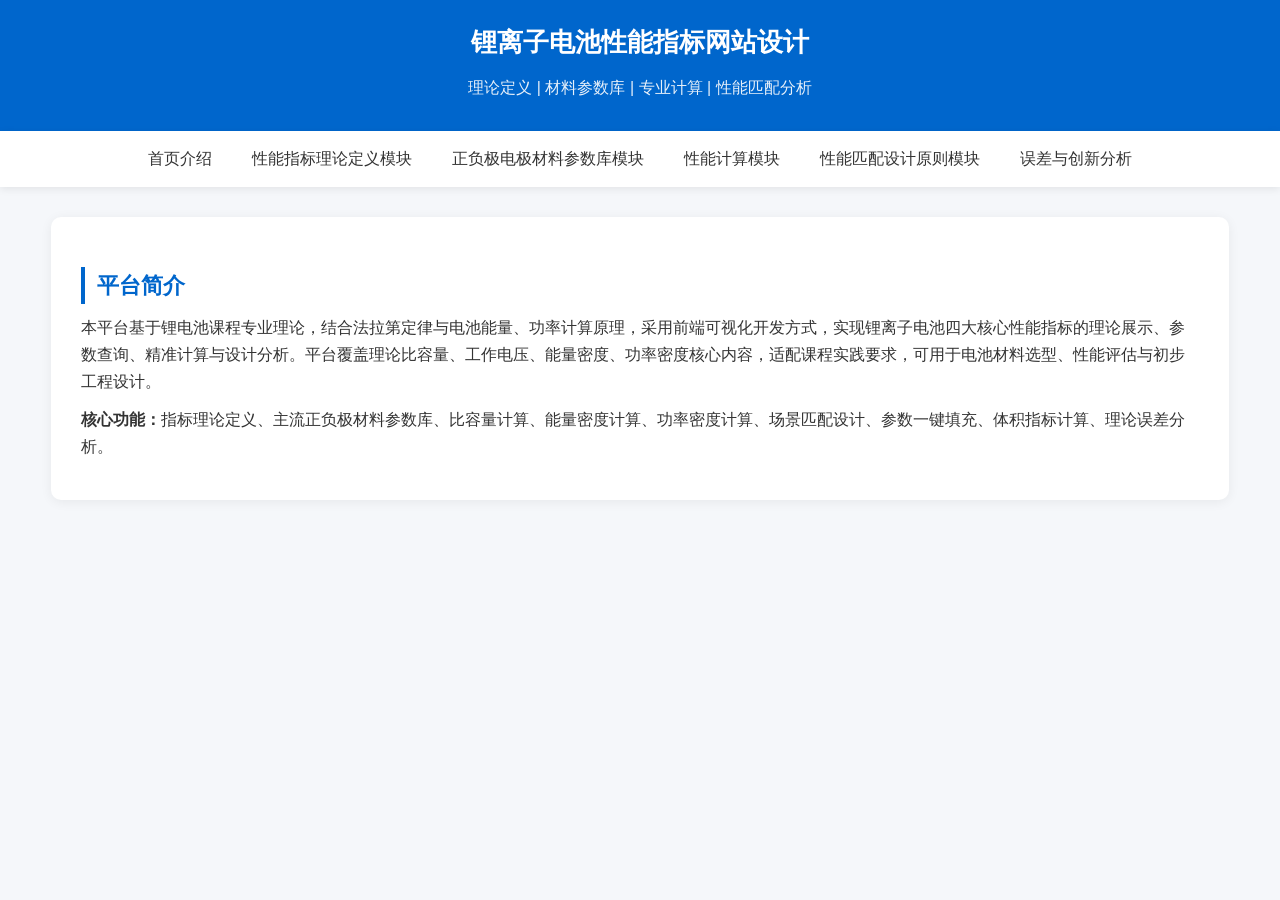
<file: works/2026/group04/戈泽潮-锂离子电池性能指标网站设计.html>
<!DOCTYPE html>
<html lang="zh-CN">
<head>
    <meta charset="UTF-8">
    <meta name="viewport" content="width=device-width, initial-scale=1.0">
    <title>锂离子电池性能指标网站设计</title>
    <style>
        *{margin:0;padding:0;box-sizing:border-box;font-family:"Microsoft Yahei",sans-serif;}
        body{background:#f5f7fa;color:#333;line-height:1.7;}
        header{background:#0066cc;color:#fff;padding:20px 0;text-align:center;}
        header h1{font-size:26px;margin-bottom:6px;}
        header p{font-size:16px;opacity:0.9;}
        nav{background:#fff;box-shadow:0 2px 8px #00000015;position:sticky;top:0;z-index:99;}
        nav ul{display:flex;flex-wrap:wrap;list-style:none;justify-content:center;}
        nav ul li{padding:14px 20px;cursor:pointer;transition:0.3s;}
        nav ul li:hover{background:#0066cc;color:#fff;}
        .container{width:92%;max-width:1200px;margin:30px auto;background:#fff;padding:30px;border-radius:10px;box-shadow:0 2px 12px #00000010;}
        .title2{font-size:22px;color:#0066cc;margin:20px 0 10px;border-left:4px solid #0066cc;padding-left:12px;}
        .title3{font-size:18px;margin:16px 0 8px;}
        p{margin:10px 0;}
        table{width:100%;border-collapse:collapse;margin:15px 0;}
        table th,table td{border:1px solid #ccc;padding:12px;text-align:center;}
        table th{background:#0066cc;color:#fff;}
        .box{background:#f8f9fa;padding:20px;border-radius:8px;margin:15px 0;}
        input{width:220px;padding:8px 10px;border:1px solid #ccc;border-radius:4px;margin:0 8px;}
        button{padding:9px 22px;background:#0066cc;color:#fff;border:none;border-radius:4px;cursor:pointer;transition:0.3s;}
        button:hover{background:#0052a3;}
        .res{color:#d93025;font-weight:bold;margin-top:12px;}
        .hide{display:none;}
    </style>
</head>
<body>
    <header>
        <h1>锂离子电池性能指标网站设计</h1>
        <p>理论定义 | 材料参数库 | 专业计算 | 性能匹配分析</p>
    </header>
    <nav>
        <ul>
            <li onclick="changeTab(0)">首页介绍</li>
            <li onclick="changeTab(1)">性能指标理论定义模块</li>
            <li onclick="changeTab(2)">正负极电极材料参数库模块</li>
            <li onclick="changeTab(3)">性能计算模块</li>
            <li onclick="changeTab(4)">性能匹配设计原则模块</li>
            <li onclick="changeTab(5)">误差与创新分析</li>
        </ul>
    </nav>

    <div class="container">
        <!-- 首页 -->
        <div id="tab0">
            <h2 class="title2">平台简介</h2>
            <p>本平台基于锂电池课程专业理论，结合法拉第定律与电池能量、功率计算原理，采用前端可视化开发方式，实现锂离子电池四大核心性能指标的理论展示、参数查询、精准计算与设计分析。平台覆盖理论比容量、工作电压、能量密度、功率密度核心内容，适配课程实践要求，可用于电池材料选型、性能评估与初步工程设计。</p>
            <p><strong>核心功能：</strong>指标理论定义、主流正负极材料参数库、比容量计算、能量密度计算、功率密度计算、场景匹配设计、参数一键填充、体积指标计算、理论误差分析。</p>
        </div>

        <!-- 1.性能指标理论定义模块 -->
        <div id="tab1" class="hide">
            <h2 class="title2">性能指标理论定义模块</h2>
            <h3 class="title3">1. 理论比容量</h3>
            <p>理论比容量是电极材料完全发生电化学反应时单位质量可释放的理论电量，是评价电极储锂能力的核心参数。基于法拉第电解定律计算，仅与材料本身晶体结构、摩尔质量、得失电子数相关，不考虑工艺、内阻、极化等实际损耗。单位为 mAh/g。</p>
            
            <h3 class="title3">2. 平均工作电压</h3>
            <p>电池平均工作电压指电池在正常充放电区间内的平均输出电压，由正负极材料电势差决定，直接影响电池能量输出水平，是电池体系选型、工况匹配的重要依据。</p>

            <h3 class="title3">3. 能量密度</h3>
            <p>能量密度表征电池单位质量/体积可存储的电能，分为质量能量密度与体积能量密度，是决定电池续航能力的关键指标，广泛用于动力电池、数码电池性能评价。</p>

            <h3 class="title3">4. 功率密度</h3>
            <p>功率密度表征电池单位质量/体积的瞬时功率输出能力，反映电池快充性能与动力输出性能，是新能源汽车、储能设备、大功率设备电池选型的核心指标。</p>
        </div>

        <!-- 2.正负极电极材料参数库模块 -->
        <div id="tab2" class="hide">
            <h2 class="title2">正负极电极材料参数库模块</h2>
            <table>
                <tr>
                    <th>材料名称</th>
                    <th>理论比容量(mAh/g)</th>
                    <th>平均工作电压(V)</th>
                    <th>优缺点</th>
                    <th>适用场景</th>
                </tr>
                <tr>
                    <td>LFP磷酸铁锂</td>
                    <td>170</td>
                    <td>3.2</td>
                    <td>安全性高、循环寿命长、成本低；能量密度偏低</td>
                    <td>新能源乘用车、储能电池</td>
                </tr>
                <tr>
                    <td>NCM622</td>
                    <td>276.50</td>
                    <td>3.65</td>
                    <td>能量密度均衡、稳定性好；成本中等</td>
                    <td>中端新能源汽车、数码电池</td>
                </tr>
                <tr>
                    <td>NCM811</td>
                    <td>275.51</td>
                    <td>3.78</td>
                    <td>高能量密度、续航强；热稳定性较差</td>
                    <td>高端续航型动力电池</td>
                </tr>
                <tr>
                    <td>LCO钴酸锂</td>
                    <td>273.85</td>
                    <td>3.8</td>
                    <td>电压高、循环稳定；成本高、安全性一般</td>
                    <td>手机、笔记本等数码电池</td>
                </tr>
                <tr>
                    <td>人造石墨</td>
                    <td>340~360</td>
                    <td>0.10</td>
                    <td>结构稳定、循环寿命长；成本略高</td>
                    <td>动力电池、长循环电池</td>
                </tr>
                <tr>
                    <td>天然石墨</td>
                    <td>360~370</td>
                    <td>0.05</td>
                    <td>比容量高、成本低；循环与稳定性一般</td>
                    <td>普通数码电池、储能电池</td>
                </tr>
                <tr>
                    <td>硅材料</td>
                    <td>4200</td>
                    <td>0.25</td>
                    <td>理论容量极高；脱锂电位0.45V，充放电膨胀大、稳定性差</td>
                    <td>高续航高端电池、前沿研发电池</td>
                </tr>
            </table>
            <p><strong>一键填充参数（可直接用于计算）：</strong></p>
            <button onclick="fillPara('LFP')">填充LFP</button>
            <button onclick="fillPara('NCM811')">填充NCM811</button>
            <button onclick="fillPara('人造石墨')">填充人造石墨</button>
            <button onclick="fillPara('硅材料')">填充硅材料</button>
        </div>

        <!-- 3.性能计算模块（整合全部计算功能） -->
        <div id="tab3" class="hide">
            <h2 class="title2">性能计算模块</h2>
            <div class="box">
                <h3 class="title3">一、理论比容量计算（法拉第公式）</h3>
                <p>公式：C = (n × F) / (3.6 × M)  ，F=96485C/mol</p>
                <p>转移电子数n：<input type="number" id="n" placeholder="输入n">
                摩尔质量M(g/mol)：<input type="number" id="M" placeholder="输入M"></p>
                <button onclick="calC()">计算理论比容量</button>
                <div class="res" id="resC"></div>
            </div>

            <div class="box">
                <h3 class="title3">二、质量能量密度计算</h3>
                <p>公式：能量密度 = 平均电压 × 比容量</p>
                <p>平均工作电压(V)：<input type="number" id="U" placeholder="输入电压">
                电极比容量(mAh/g)：<input type="number" id="Cval" placeholder="输入容量"></p>
                <button onclick="calE()">计算质量能量密度</button>
                <div class="res" id="resE"></div>
            </div>

            <div class="box">
                <h3 class="title3">三、质量功率密度计算</h3>
                <p>公式：功率密度 = 放电功率 / 电池总质量</p>
                <p>放电功率(W)：<input type="number" id="P" placeholder="输入功率">
                电池总质量(kg)：<input type="number" id="m" placeholder="输入质量"></p>
                <button onclick="calP()">计算质量功率密度</button>
                <div class="res" id="resP"></div>
            </div>

            <div class="box">
                <h3 class="title3">【创新拓展】体积性能指标计算</h3>
                <p>电池体积(L)：<input type="number" id="V" placeholder="输入体积"></p>
                <button onclick="calVol()">计算体积能量/功率密度</button>
                <div class="res" id="resVol"></div>
            </div>
        </div>

        <!-- 4.性能匹配设计原则模块 -->
        <div id="tab4" class="hide">
            <h2 class="title2">性能匹配设计原则模块</h2>
            <h3 class="title3">1. 动力电池匹配原则</h3>
            <p>动力电池优先兼顾安全性、循环寿命与功率输出能力。工程选型多采用LFP或低镍三元材料，保证高安全性与高功率密度，适配车辆启停、加速、持续放电工况，能量密度满足基础续航即可，优先保障安全与动力稳定性。</p>
            
            <h3 class="title3">2. 数码电池匹配原则</h3>
            <p>手机、笔记本等数码设备对续航要求高、功率需求适中，优先选用高电压、高比容量的LCO、NCM材料，追求高能量密度，缩小电池体积，提升设备便携性，对大功率放电要求较低。</p>

            <h3 class="title3">3. 快充电池匹配原则</h3>
            <p>快充电池要求优异的倍率性能与结构稳定性，多采用改性石墨负极、低镍三元正极，优化电极结构降低极化，提升功率密度，同时控制温升，保障快充过程中的安全与循环寿命。</p>
        </div>

        <!-- 5.误差与创新分析 -->
        <div id="tab5" class="hide">
            <h2 class="title2">理论与实际误差分析 &amp; 创新说明</h2>
            <p><strong>1. 误差来源分析</strong></p>
            <p>本平台计算结果为<strong>理论极限值</strong>，实际电池容量与能量密度普遍低于理论值。误差主要来源于：电极材料纯度不足、电池极化损耗、SEI膜形成消耗锂源、充放电倍率影响、工艺压实密度限制、循环衰减等。</p>
            
            <p><strong>2. 自主创新拓展功能</strong></p>
            <p>1. 实现主流材料<strong>一键参数填充</strong>，简化计算操作；</p>
            <p>2. 新增<strong>体积能量密度、体积功率密度</strong>双拓展指标；</p>
            <p>3. 增加理论与实际性能误差分析，贴合工程实际；</p>
            <p>4. 页面自适应电脑、手机端，界面整洁规范。</p>
        </div>
    </div>

<script>
// 切换标签
function changeTab(idx){
    let tabs = document.querySelectorAll("[id^='tab']");
    tabs.forEach((item,index)=>{
        if(index===idx) item.classList.remove("hide");
        else item.classList.add("hide");
    })
}

// 一键填充参数（已按最新数据修改）
function fillPara(type){
    if(type=='LFP'){
        document.getElementById('n').value=1;
        document.getElementById('M').value=157;
        document.getElementById('U').value=3.2;
        document.getElementById('Cval').value=170;
    }else if(type=='NCM811'){
        document.getElementById('n').value=1;
        document.getElementById('M').value=96;
        document.getElementById('U').value=3.78;
        document.getElementById('Cval').value=275.51;
    }else if(type=='人造石墨'){
        document.getElementById('n').value=1;
        document.getElementById('M').value=12;
        document.getElementById('U').value=0.10;
        document.getElementById('Cval').value=350;
    }else if(type=='硅材料'){
        document.getElementById('n').value=4;
        document.getElementById('M').value=28.09;
        document.getElementById('U').value=0.25;
        document.getElementById('Cval').value=4200;
    }
}

// 比容量计算
function calC(){
    let n=parseFloat(document.getElementById('n').value);
    let M=parseFloat(document.getElementById('M').value);
    if(!n||!M){alert("请输入完整参数");return;}
    let C=(n*96485)/(3.6*M);
    document.getElementById('resC').innerText="理论比容量："+C.toFixed(2)+" mAh/g";
}

// 能量密度
function calE(){
    let U=parseFloat(document.getElementById('U').value);
    let C=parseFloat(document.getElementById('Cval').value);
    if(!U||!C){alert("请输入完整参数");return;}
    let E=U*C;
    document.getElementById('resE').innerText="质量能量密度："+E.toFixed(2)+" Wh/kg";
}

// 功率密度
function calP(){
    let P=parseFloat(document.getElementById('P').value);
    let m=parseFloat(document.getElementById('m').value);
    if(!P||!m){alert("请输入完整参数");return;}
    let Pd=P/m;
    document.getElementById('resP').innerText="质量功率密度："+Pd.toFixed(2)+" W/kg";
}

// 体积指标拓展
function calVol(){
    let U=parseFloat(document.getElementById('U').value);
    let C=parseFloat(document.getElementById('Cval').value);
    let P=parseFloat(document.getElementById('P').value);
    let V=parseFloat(document.getElementById('V').value);
    if(!U||!C||!P||!V){alert("请输入完整电压、容量、功率、体积参数");return;}
    let volE=U*C*0.001/V;
    let volP=P/V;
    document.getElementById('resVol').innerText="体积能量密度："+volE.toFixed(2)+" Wh/L ，体积功率密度："+volP.toFixed(2)+" W/L";
}
</script>
</body>
</html>
</file>
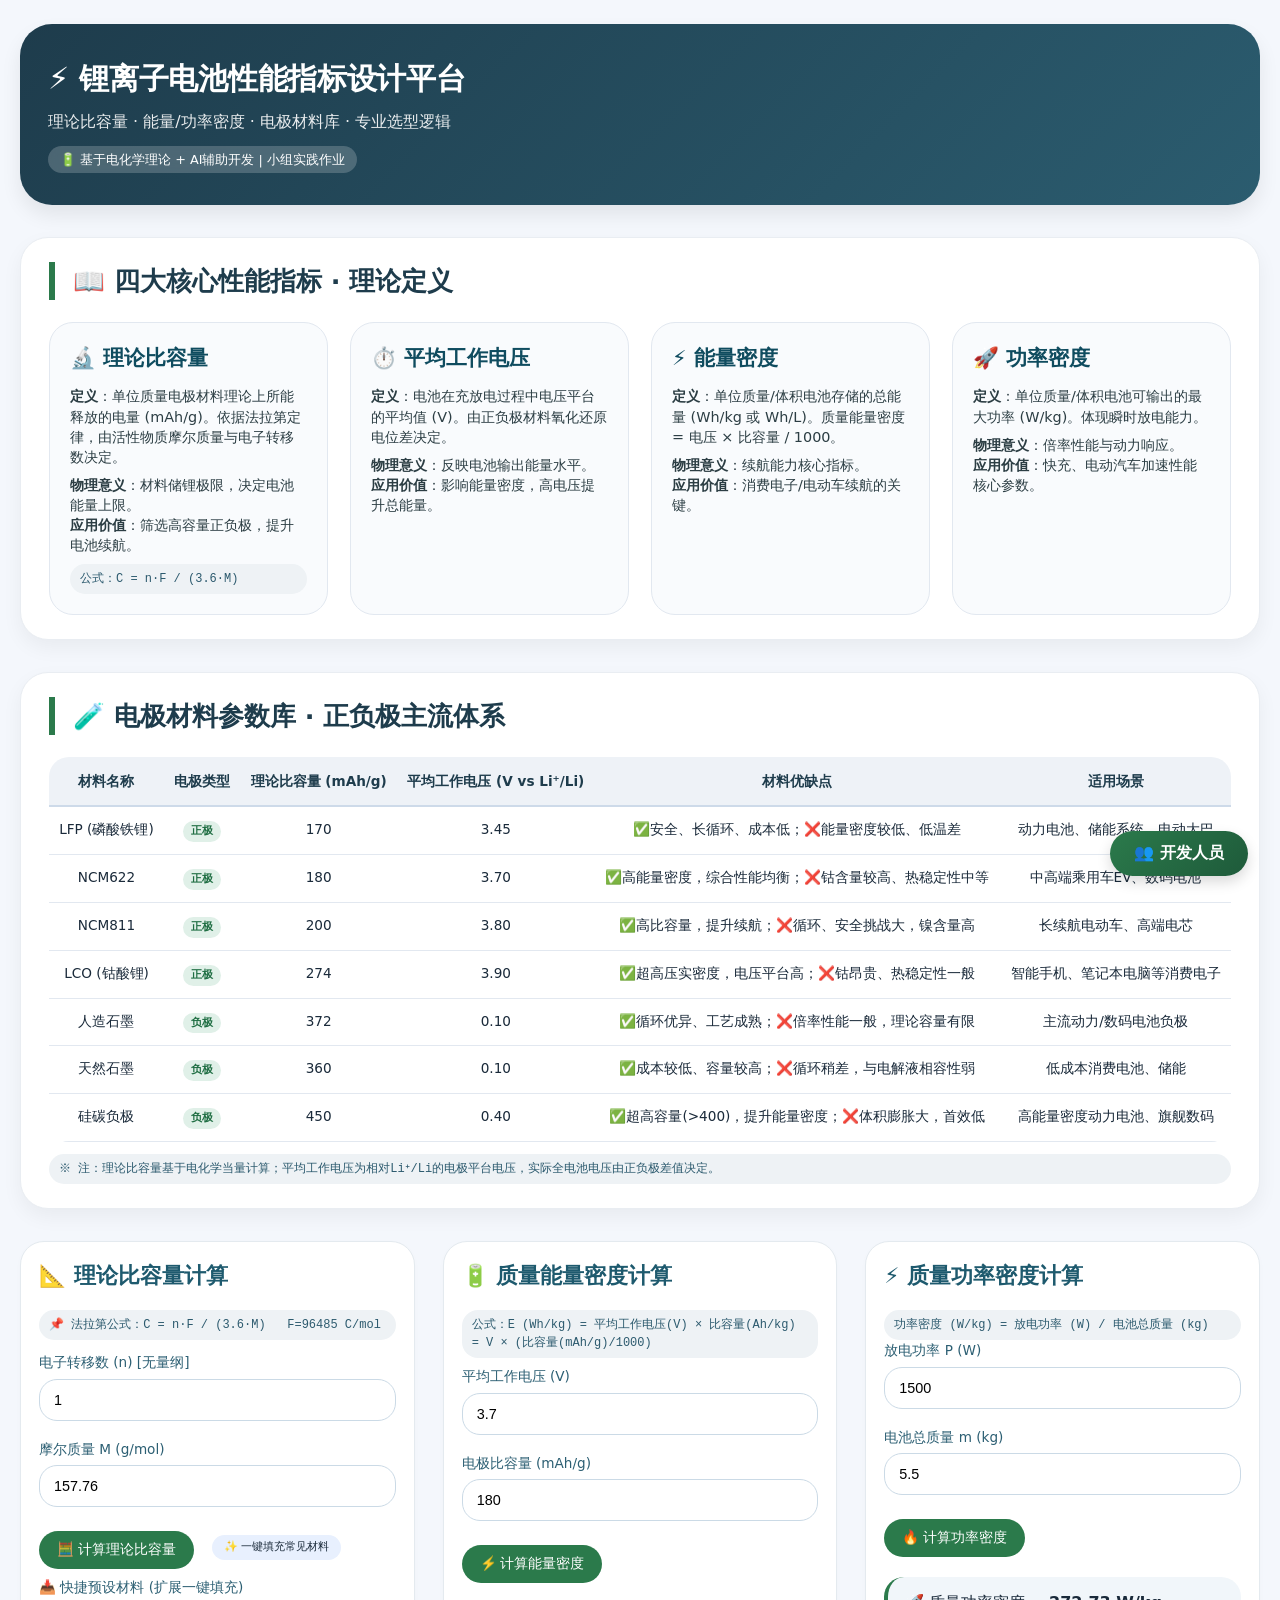
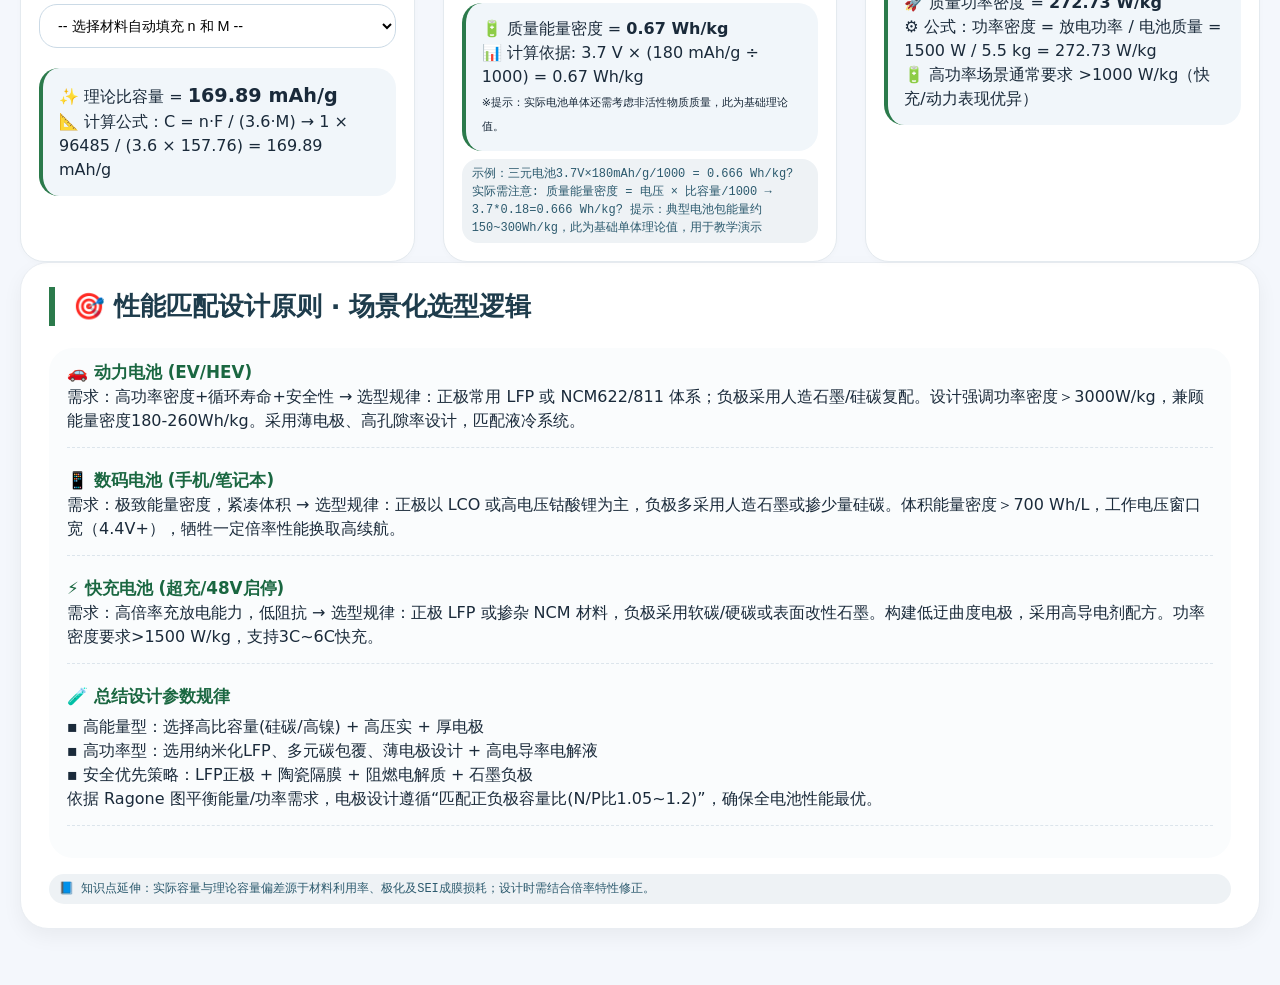
<file: works/2026/group05/孙宥琛-锂离子电池性能指标设计平台.html>
<!DOCTYPE html>
<html lang="zh-CN">
<head>
    <meta charset="UTF-8">
    <meta name="viewport" content="width=device-width, initial-scale=1.0, viewport-fit=cover">
    <title>锂离子电池性能指标分析平台 | 电池材料设计与计算工具</title>
    <style>
        * {
            margin: 0;
            padding: 0;
            box-sizing: border-box;
        }

        body {
            font-family: 'Segoe UI', 'Roboto', 'Noto Sans', system-ui, -apple-system, 'PingFang SC', 'Microsoft YaHei', sans-serif;
            background: #f4f7fc;
            color: #1a2a3a;
            line-height: 1.5;
            padding: 24px 20px;
        }

        .container {
            max-width: 1400px;
            margin: 0 auto;
        }

        /* header 设计 */
        .hero {
            background: linear-gradient(135deg, #1e3c4c 0%, #2b5c6f 100%);
            color: white;
            padding: 32px 28px;
            border-radius: 32px;
            margin-bottom: 32px;
            box-shadow: 0 10px 20px rgba(0,0,0,0.08);
        }
        .hero h1 {
            font-size: 1.9rem;
            font-weight: 600;
            letter-spacing: -0.3px;
            margin-bottom: 8px;
        }
        .hero p {
            font-size: 1rem;
            opacity: 0.9;
            max-width: 800px;
        }
        .badge {
            display: inline-block;
            background: rgba(255,255,255,0.2);
            backdrop-filter: blur(4px);
            border-radius: 40px;
            padding: 4px 12px;
            font-size: 0.8rem;
            margin-top: 12px;
        }

        /* 卡片通用样式 */
        .card {
            background: white;
            border-radius: 28px;
            box-shadow: 0 8px 20px rgba(0,0,0,0.05);
            padding: 24px 28px;
            margin-bottom: 32px;
            transition: all 0.2s ease;
            border: 1px solid #e9edf2;
        }
        .card:hover {
            box-shadow: 0 14px 28px rgba(0,0,0,0.08);
        }
        .section-title {
            font-size: 1.6rem;
            font-weight: 600;
            border-left: 6px solid #2b7a4b;
            padding-left: 18px;
            margin-bottom: 22px;
            color: #1e3c4c;
        }
        .subtitle {
            font-size: 1.2rem;
            font-weight: 500;
            margin: 16px 0 12px 0;
            color: #2c5a6e;
        }

        /* 理论指标网格 */
        .metrics-grid {
            display: grid;
            grid-template-columns: repeat(auto-fit, minmax(240px, 1fr));
            gap: 22px;
            margin-top: 12px;
        }
        .metric-card {
            background: #f9fbfd;
            border-radius: 24px;
            padding: 20px;
            border: 1px solid #e2e8f0;
            transition: 0.2s;
        }
        .metric-card h3 {
            font-size: 1.3rem;
            font-weight: 700;
            color: #0f4c5f;
            margin-bottom: 12px;
        }
        .metric-card p {
            font-size: 0.9rem;
            color: #2c3e44;
            margin-bottom: 8px;
            line-height: 1.4;
        }
        .metric-value {
            font-weight: 600;
            color: #1f6e43;
        }

        /* 表格样式 滚动适配 */
        .table-wrapper {
            overflow-x: auto;
            border-radius: 20px;
            margin-top: 10px;
        }
        .params-table {
            width: 100%;
            border-collapse: collapse;
            font-size: 0.85rem;
            min-width: 800px;
        }
        .params-table th {
            background-color: #eef2f7;
            padding: 14px 10px;
            text-align: center;
            font-weight: 600;
            color: #1e3c4c;
            border-bottom: 2px solid #cddae9;
        }
        .params-table td {
            padding: 12px 10px;
            text-align: center;
            border-bottom: 1px solid #e2e8f0;
            vertical-align: top;
        }
        .params-table tr:hover td {
            background-color: #f8fafc;
        }
        .electrode-type {
            display: inline-block;
            background: #e0f0e8;
            padding: 2px 8px;
            border-radius: 30px;
            font-size: 0.7rem;
            font-weight: 600;
            color: #1f6e43;
        }

        /* 计算器布局双栏 */
        .calc-grid {
            display: grid;
            grid-template-columns: repeat(auto-fit, minmax(300px, 1fr));
            gap: 28px;
        }
        .calc-box {
            background: #ffffff;
            border-radius: 24px;
            padding: 18px;
            border: 1px solid #e4eaef;
            box-shadow: 0 2px 6px rgba(0,0,0,0.02);
        }
        .calc-box h3 {
            font-size: 1.35rem;
            font-weight: 600;
            margin-bottom: 18px;
            display: flex;
            align-items: center;
            gap: 8px;
            color: #1e5a6e;
        }
        .input-group {
            margin-bottom: 18px;
        }
        .input-group label {
            display: block;
            font-weight: 500;
            margin-bottom: 6px;
            font-size: 0.85rem;
            color: #2c5f73;
        }
        .input-group input, .input-group select {
            width: 100%;
            padding: 12px 14px;
            border-radius: 18px;
            border: 1px solid #cbdae6;
            font-size: 0.9rem;
            transition: 0.2s;
            background: #fff;
        }
        .input-group input:focus {
            outline: none;
            border-color: #2b7a4b;
            box-shadow: 0 0 0 3px rgba(43,122,75,0.1);
        }
        button {
            background: #2b7a4b;
            color: white;
            border: none;
            padding: 10px 18px;
            border-radius: 40px;
            font-weight: 500;
            cursor: pointer;
            font-size: 0.85rem;
            transition: 0.2s;
            margin-right: 8px;
            margin-top: 6px;
        }
        button:hover {
            background: #1f5f3c;
            transform: translateY(-1px);
        }
        .btn-outline {
            background: #eef2f7;
            color: #1e3c4c;
            border: 1px solid #cbdae6;
        }
        .btn-outline:hover {
            background: #e2e8f0;
        }
        .result-area {
            background: #f1f6fa;
            border-radius: 20px;
            padding: 14px 16px;
            margin-top: 20px;
            font-weight: 500;
            font-size: 1rem;
            border-left: 4px solid #2b7a4b;
        }
        .formula {
            font-family: monospace;
            font-size: 0.75rem;
            background: #eef2f5;
            padding: 6px 10px;
            border-radius: 16px;
            margin-top: 8px;
            color: #2c5a6e;
        }

        .principle-list {
            background: #fafcfd;
            border-radius: 24px;
            padding: 12px 18px;
        }
        .principle-item {
            margin-bottom: 20px;
            border-bottom: 1px dashed #dce5ec;
            padding-bottom: 14px;
        }
        .principle-item strong {
            font-size: 1.05rem;
            color: #1a6741;
        }

        @media (max-width: 680px) {
            body {
                padding: 16px;
            }
            .card {
                padding: 18px;
            }
            .hero h1 {
                font-size: 1.5rem;
            }
        }
        .flex-row {
            display: flex;
            flex-wrap: wrap;
            gap: 10px;
            align-items: center;
        }
        .tag {
            background: #e8f0fe;
            border-radius: 20px;
            padding: 4px 12px;
            font-size: 0.7rem;
        }

        /* 右下角开发人员按钮样式 */
        .dev-btn {
            position: fixed;
            bottom: 24px;
            right: 24px;
            background: linear-gradient(135deg, #2b7a4b, #1e5a3a);
            color: white;
            border: none;
            border-radius: 48px;
            padding: 12px 24px;
            font-size: 1rem;
            font-weight: 600;
            cursor: pointer;
            box-shadow: 0 6px 14px rgba(0,0,0,0.15);
            transition: all 0.2s ease;
            z-index: 1000;
            font-family: inherit;
            display: flex;
            align-items: center;
            gap: 8px;
        }
        .dev-btn:hover {
            transform: translateY(-2px);
            box-shadow: 0 12px 20px rgba(0,0,0,0.2);
            background: linear-gradient(135deg, #1f5f3c, #154a2e);
        }
        .dev-btn:active {
            transform: translateY(1px);
        }

        /* 模态框（弹窗）样式 - 与主题一致 */
        .modal {
            display: none;
            position: fixed;
            top: 0;
            left: 0;
            width: 100%;
            height: 100%;
            background-color: rgba(0, 0, 0, 0.5);
            backdrop-filter: blur(4px);
            z-index: 2000;
            justify-content: center;
            align-items: center;
        }
        .modal-content {
            background: white;
            border-radius: 32px;
            max-width: 380px;
            width: 90%;
            padding: 28px 24px;
            box-shadow: 0 20px 35px rgba(0,0,0,0.2);
            text-align: center;
            border: 1px solid #e0e8f0;
            animation: fadeInUp 0.2s ease;
        }
        @keyframes fadeInUp {
            from {
                opacity: 0;
                transform: translateY(30px);
            }
            to {
                opacity: 1;
                transform: translateY(0);
            }
        }
        .modal-content h3 {
            font-size: 1.8rem;
            margin-bottom: 16px;
            color: #1e3c4c;
            border-left: 5px solid #2b7a4b;
            padding-left: 16px;
            text-align: left;
        }
        .member-list {
            display: flex;
            flex-wrap: wrap;
            justify-content: center;
            gap: 12px;
            margin: 24px 0 20px;
        }
        .member-tag {
            background: #eef2f7;
            border-radius: 40px;
            padding: 8px 18px;
            font-size: 1rem;
            font-weight: 500;
            color: #1e5a6e;
            border: 1px solid #cbdae6;
            transition: 0.1s;
        }
        .close-modal-btn {
            background: #2b7a4b;
            color: white;
            border: none;
            padding: 10px 24px;
            border-radius: 40px;
            font-weight: 600;
            font-size: 0.9rem;
            cursor: pointer;
            margin-top: 8px;
            transition: 0.2s;
        }
        .close-modal-btn:hover {
            background: #1f5f3c;
        }
        @media (max-width: 480px) {
            .dev-btn {
                padding: 10px 18px;
                font-size: 0.85rem;
                bottom: 16px;
                right: 16px;
            }
            .modal-content {
                padding: 20px;
            }
            .member-tag {
                padding: 6px 14px;
                font-size: 0.9rem;
            }
        }
    </style>
</head>
<body>
<div class="container">
    <!-- 头部 -->
    <div class="hero">
        <h1>⚡ 锂离子电池性能指标设计平台</h1>
        <p>理论比容量 · 能量/功率密度 · 电极材料库 · 专业选型逻辑</p>
        <div class="badge">🔋 基于电化学理论 + AI辅助开发 | 小组实践作业</div>
    </div>

    <!-- 1. 性能指标理论定义模块 -->
    <div class="card">
        <div class="section-title">📖 四大核心性能指标 · 理论定义</div>
        <div class="metrics-grid">
            <div class="metric-card">
                <h3>🔬 理论比容量</h3>
                <p><strong>定义</strong>：单位质量电极材料理论上所能释放的电量 (mAh/g)。依据法拉第定律，由活性物质摩尔质量与电子转移数决定。</p>
                <p><strong>物理意义</strong>：材料储锂极限，决定电池能量上限。<br>
                <strong>应用价值</strong>：筛选高容量正负极，提升电池续航。</p>
                <div class="formula">公式：C = n·F / (3.6·M)</div>
            </div>
            <div class="metric-card">
                <h3>⏱️ 平均工作电压</h3>
                <p><strong>定义</strong>：电池在充放电过程中电压平台的平均值 (V)。由正负极材料氧化还原电位差决定。</p>
                <p><strong>物理意义</strong>：反映电池输出能量水平。<br>
                <strong>应用价值</strong>：影响能量密度，高电压提升总能量。</p>
            </div>
            <div class="metric-card">
                <h3>⚡ 能量密度</h3>
                <p><strong>定义</strong>：单位质量/体积电池存储的总能量 (Wh/kg 或 Wh/L)。质量能量密度 = 电压 × 比容量 / 1000。</p>
                <p><strong>物理意义</strong>：续航能力核心指标。<br>
                <strong>应用价值</strong>：消费电子/电动车续航的关键。</p>
            </div>
            <div class="metric-card">
                <h3>🚀 功率密度</h3>
                <p><strong>定义</strong>：单位质量/体积电池可输出的最大功率 (W/kg)。体现瞬时放电能力。</p>
                <p><strong>物理意义</strong>：倍率性能与动力响应。<br>
                <strong>应用价值</strong>：快充、电动汽车加速性能核心参数。</p>
            </div>
        </div>
    </div>

    <!-- 2. 正负极电极材料参数库模块 (包含所有指定材料) -->
    <div class="card">
        <div class="section-title">🧪 电极材料参数库 · 正负极主流体系</div>
        <div class="table-wrapper">
            <table class="params-table">
                <thead>
                <tr><th>材料名称</th><th>电极类型</th><th>理论比容量 (mAh/g)</th><th>平均工作电压 (V vs Li⁺/Li)</th><th>材料优缺点</th><th>适用场景</th></tr>
                </thead>
                <tbody>
                    <tr><td>LFP (磷酸铁锂)</td><td><span class="electrode-type">正极</span></td><td>170</td><td>3.45</td><td>✅安全、长循环、成本低；❌能量密度较低、低温差</td><td>动力电池、储能系统、电动大巴</td></tr>
                    <tr><td>NCM622</td><td><span class="electrode-type">正极</span></td><td>180</td><td>3.70</td><td>✅高能量密度，综合性能均衡；❌钴含量较高、热稳定性中等</td><td>中高端乘用车EV、数码电池</td></tr>
                    <tr><td>NCM811</td><td><span class="electrode-type">正极</span></td><td>200</td><td>3.80</td><td>✅高比容量，提升续航；❌循环、安全挑战大，镍含量高</td><td>长续航电动车、高端电芯</td></tr>
                    <tr><td>LCO (钴酸锂)</td><td><span class="electrode-type">正极</span></td><td>274</td><td>3.90</td><td>✅超高压实密度，电压平台高；❌钴昂贵、热稳定性一般</td><td>智能手机、笔记本电脑等消费电子</td></tr>
                    <tr><td>人造石墨</td><td><span class="electrode-type">负极</span></td><td>372</td><td>0.10</td><td>✅循环优异、工艺成熟；❌倍率性能一般，理论容量有限</td><td>主流动力/数码电池负极</td></tr>
                    <tr><td>天然石墨</td><td><span class="electrode-type">负极</span></td><td>360</td><td>0.10</td><td>✅成本较低、容量较高；❌循环稍差，与电解液相容性弱</td><td>低成本消费电池、储能</td></tr>
                    <tr><td>硅碳负极</td><td><span class="electrode-type">负极</span></td><td>450</td><td>0.40</td><td>✅超高容量(>400)，提升能量密度；❌体积膨胀大，首效低</td><td>高能量密度动力电池、旗舰数码</td></tr>
                </tbody>
            </table>
        </div>
        <div class="formula" style="margin-top: 12px;">※ 注：理论比容量基于电化学当量计算；平均工作电压为相对Li⁺/Li的电极平台电压，实际全电池电压由正负极差值决定。</div>
    </div>

    <!-- 3+4+5 计算功能区域：理论比容量 / 能量密度 / 功率密度 + 一键填充拓展 -->
    <div class="calc-grid">
        <!-- 理论比容量计算模块 + 一键填充（加分项） -->
        <div class="calc-box">
            <h3>📐 理论比容量计算</h3>
            <div class="formula" style="margin-bottom: 12px;">📌 法拉第公式：C = n·F / (3.6·M) &nbsp;&nbsp;F=96485 C/mol</div>
            <div class="input-group">
                <label>电子转移数 (n)  [无量纲]</label>
                <input type="number" id="electronNum" placeholder="例: 1 (LiCoO₂ 脱锂)" value="1" step="any">
            </div>
            <div class="input-group">
                <label>摩尔质量 M (g/mol)</label>
                <input type="number" id="molarMass" placeholder="例: 157.76 (LFP)" value="157.76" step="any">
            </div>
            <div class="flex-row">
                <button id="calcCapacityBtn">🧮 计算理论比容量</button>
                <span class="tag">✨ 一键填充常见材料</span>
            </div>
            <div class="input-group" style="margin-top: 8px;">
                <label>📥 快捷预设材料 (扩展一键填充)</label>
                <select id="quickMaterialSelect">
                    <option value="">-- 选择材料自动填充 n 和 M --</option>
                    <option value="LFP|1|157.76">LiFePO₄ (LFP) — n=1, M=157.76</option>
                    <option value="NCM811|1|97.3">NCM811 (LiNi₀.₈Co₀.₁Mn₀.₁O₂) n=1, M≈97.3</option>
                    <option value="LCO|1|97.87">LiCoO₂ (LCO) — n=1, M=97.87</option>
                    <option value="Graphite|0.1667|72.06">人造石墨 (LiC₆) n=1/6, M=72.06</option>
                    <option value="Silicon|4.4|28.09">硅负极 (Li₄.₄Si) n≈4.4, M=28.09</option>
                </select>
            </div>
            <div class="result-area" id="capacityResult">
                💡 计算结果将显示在这里
            </div>
        </div>

        <!-- 电池能量密度计算模块 -->
        <div class="calc-box">
            <h3>🔋 质量能量密度计算</h3>
            <div class="formula" style="margin-bottom: 8px;">公式：E (Wh/kg) = 平均工作电压(V) × 比容量(Ah/kg) = V × (比容量(mAh/g)/1000)</div>
            <div class="input-group">
                <label>平均工作电压 (V) </label>
                <input type="number" id="voltageEd" placeholder="如 3.7 V" value="3.7" step="any">
            </div>
            <div class="input-group">
                <label>电极比容量 (mAh/g)</label>
                <input type="number" id="specificCapacity" placeholder="如 180 mAh/g (NCM622)" value="180" step="any">
            </div>
            <button id="calcEnergyBtn">⚡ 计算能量密度</button>
            <div class="result-area" id="energyResult">
                📊 等待计算...
            </div>
            <div class="formula">示例：三元电池3.7V×180mAh/g/1000 = 0.666 Wh/kg? 实际需注意: 质量能量密度 = 电压 × 比容量/1000 → 3.7*0.18=0.666 Wh/kg? 提示：典型电池包能量约150~300Wh/kg，此为基础单体理论值，用于教学演示</div>
        </div>

        <!-- 电池功率密度计算模块（图标已更新为⚡） -->
        <div class="calc-box">
            <h3>⚡ 质量功率密度计算</h3>
            <div class="formula">功率密度 (W/kg) = 放电功率 (W) / 电池总质量 (kg)</div>
            <div class="input-group">
                <label>放电功率 P (W) </label>
                <input type="number" id="powerW" placeholder="如 1500 W" value="1500" step="any">
            </div>
            <div class="input-group">
                <label>电池总质量 m (kg) </label>
                <input type="number" id="massKg" placeholder="如 5.5 kg" value="5.5" step="any">
            </div>
            <button id="calcPowerBtn">🔥 计算功率密度</button>
            <div class="result-area" id="powerResult">
                🚗 计算结果将出现在这里
            </div>
        </div>
    </div>

    <!-- 6. 性能匹配设计原则模块 -->
    <div class="card">
        <div class="section-title">🎯 性能匹配设计原则 · 场景化选型逻辑</div>
        <div class="principle-list">
            <div class="principle-item">
                <strong>🚗 动力电池 (EV/HEV) </strong><br>
                需求：高功率密度+循环寿命+安全性 → 选型规律：正极常用 LFP 或 NCM622/811 体系；负极采用人造石墨/硅碳复配。设计强调功率密度＞3000W/kg，兼顾能量密度180-260Wh/kg。采用薄电极、高孔隙率设计，匹配液冷系统。
            </div>
            <div class="principle-item">
                <strong>📱 数码电池 (手机/笔记本) </strong><br>
                需求：极致能量密度，紧凑体积 → 选型规律：正极以 LCO 或高电压钴酸锂为主，负极多采用人造石墨或掺少量硅碳。体积能量密度＞700 Wh/L，工作电压窗口宽（4.4V+），牺牲一定倍率性能换取高续航。
            </div>
            <div class="principle-item">
                <strong>⚡ 快充电池 (超充/48V启停) </strong><br>
                需求：高倍率充放电能力，低阻抗 → 选型规律：正极 LFP 或掺杂 NCM 材料，负极采用软碳/硬碳或表面改性石墨。构建低迂曲度电极，采用高导电剂配方。功率密度要求>1500 W/kg，支持3C~6C快充。
            </div>
            <div class="principle-item">
                <strong>🧪 总结设计参数规律</strong>
                <div style="margin-top: 6px;">▪️ 高能量型：选择高比容量(硅碳/高镍) + 高压实 + 厚电极<br>
                ▪️ 高功率型：选用纳米化LFP、多元碳包覆、薄电极设计 + 高电导率电解液<br>
                ▪️ 安全优先策略：LFP正极 + 陶瓷隔膜 + 阻燃电解质 + 石墨负极<br>
                依据 Ragone 图平衡能量/功率需求，电极设计遵循“匹配正负极容量比(N/P比1.05~1.2)”，确保全电池性能最优。</div>
            </div>
        </div>
        <div class="formula" style="margin-top: 16px;">📘 知识点延伸：实际容量与理论容量偏差源于材料利用率、极化及SEI成膜损耗；设计时需结合倍率特性修正。</div>
    </div>
</div>

<!-- 右下角开发人员按钮 -->
<button class="dev-btn" id="devBtn">👥 开发人员</button>

<!-- 自定义弹窗模态框 -->
<div id="memberModal" class="modal">
    <div class="modal-content">
        <h3>📋 小组成员</h3>
        <div class="member-list">
            <span class="member-tag">钟盛发</span>
            <span class="member-tag">徐欣雨</span>
            <span class="member-tag">张启航</span>
            <span class="member-tag">苏阳</span>
            <span class="member-tag">孙宥琛</span>
            <span class="member-tag">王梓帅</span>
        </div>
        <button class="close-modal-btn" id="closeModalBtn">确 定</button>
    </div>
</div>

<script>
    // 理论比容量计算 + 一键填充
    const electronInput = document.getElementById('electronNum');
    const molarInput = document.getElementById('molarMass');
    const capacityResultDiv = document.getElementById('capacityResult');
    const calcBtn = document.getElementById('calcCapacityBtn');
    const quickSelect = document.getElementById('quickMaterialSelect');

    function computeTheoryCapacity() {
        let n = parseFloat(electronInput.value);
        let M = parseFloat(molarInput.value);
        if (isNaN(n) || isNaN(M) || n <= 0 || M <= 0) {
            capacityResultDiv.innerHTML = '⚠️ 请输入有效的电子转移数(>0)和摩尔质量(>0)';
            return;
        }
        const F = 96485;
        let cap = (n * F) / (3.6 * M);
        if (!isFinite(cap)) {
            capacityResultDiv.innerHTML = '❌ 计算溢出，请检查数值范围';
            return;
        }
        capacityResultDiv.innerHTML = `✨ 理论比容量 = <strong style="font-size:1.2rem;">${cap.toFixed(2)} mAh/g</strong><br>📐 计算公式：C = n·F / (3.6·M)  → ${n} × 96485 / (3.6 × ${M}) = ${cap.toFixed(2)} mAh/g`;
    }

    calcBtn.addEventListener('click', computeTheoryCapacity);

    quickSelect.addEventListener('change', function() {
        const selected = quickSelect.value;
        if (!selected) return;
        const parts = selected.split('|');
        if (parts.length === 3) {
            const nVal = parseFloat(parts[1]);
            const mVal = parseFloat(parts[2]);
            if (!isNaN(nVal) && !isNaN(mVal)) {
                electronInput.value = nVal;
                molarInput.value = mVal;
                computeTheoryCapacity();
            }
        }
    });

    // 能量密度计算
    const voltageEd = document.getElementById('voltageEd');
    const specCap = document.getElementById('specificCapacity');
    const energyResult = document.getElementById('energyResult');
    const calcEnergyBtn = document.getElementById('calcEnergyBtn');

    function calcEnergyDensity() {
        let V = parseFloat(voltageEd.value);
        let capAh = parseFloat(specCap.value);
        if (isNaN(V) || isNaN(capAh) || V <= 0 || capAh <= 0) {
            energyResult.innerHTML = '⚠️ 请输入有效的工作电压(>0)与比容量(>0)';
            return;
        }
        let energy = V * (capAh / 1000);
        energyResult.innerHTML = `🔋 质量能量密度 = <strong>${energy.toFixed(2)} Wh/kg</strong><br>📊 计算依据: ${V} V × (${capAh} mAh/g ÷ 1000) = ${energy.toFixed(2)} Wh/kg<br><span style="font-size:0.7rem;">※提示：实际电池单体还需考虑非活性物质质量，此为基础理论值。</span>`;
    }
    calcEnergyBtn.addEventListener('click', calcEnergyDensity);

    // 功率密度计算
    const powerW = document.getElementById('powerW');
    const massKg = document.getElementById('massKg');
    const powerResult = document.getElementById('powerResult');
    const calcPowerBtn = document.getElementById('calcPowerBtn');

    function calcPowerDensity() {
        let P = parseFloat(powerW.value);
        let m = parseFloat(massKg.value);
        if (isNaN(P) || isNaN(m) || P <= 0 || m <= 0) {
            powerResult.innerHTML = '⚠️ 请输入正确的功率(W)和质量(kg)，数值需大于0';
            return;
        }
        let pd = P / m;
        powerResult.innerHTML = `🚀 质量功率密度 = <strong>${pd.toFixed(2)} W/kg</strong><br>⚙️ 公式：功率密度 = 放电功率 / 电池质量 = ${P} W / ${m} kg = ${pd.toFixed(2)} W/kg<br>🔋 高功率场景通常要求 >1000 W/kg（快充/动力表现优异）`;
    }
    calcPowerBtn.addEventListener('click', calcPowerDensity);

    // 初始加载展示默认计算结果
    window.addEventListener('DOMContentLoaded', () => {
        computeTheoryCapacity();
        calcEnergyDensity();
        calcPowerDensity();
    });

    // 移动端与输入响应优化，为所有输入框增加回车触发
    const inputs = [electronInput, molarInput, voltageEd, specCap, powerW, massKg];
    inputs.forEach(inp => {
        inp.addEventListener('keypress', (e) => {
            if (e.key === 'Enter') {
                e.preventDefault();
                if (inp === electronInput || inp === molarInput) computeTheoryCapacity();
                else if (inp === voltageEd || inp === specCap) calcEnergyDensity();
                else if (inp === powerW || inp === massKg) calcPowerDensity();
            }
        });
    });

    // 开发人员按钮 + 模态框逻辑
    const devBtn = document.getElementById('devBtn');
    const modal = document.getElementById('memberModal');
    const closeModalBtn = document.getElementById('closeModalBtn');

    function openModal() {
        modal.style.display = 'flex';
    }
    function closeModal() {
        modal.style.display = 'none';
    }
    devBtn.addEventListener('click', openModal);
    closeModalBtn.addEventListener('click', closeModal);
    // 点击模态框背景（遮罩层）也关闭
    modal.addEventListener('click', (e) => {
        if (e.target === modal) {
            closeModal();
        }
    });
    // 按 ESC 键关闭弹窗
    document.addEventListener('keydown', (e) => {
        if (e.key === 'Escape' && modal.style.display === 'flex') {
            closeModal();
        }
    });
</script>
</body>
</html>
</file>
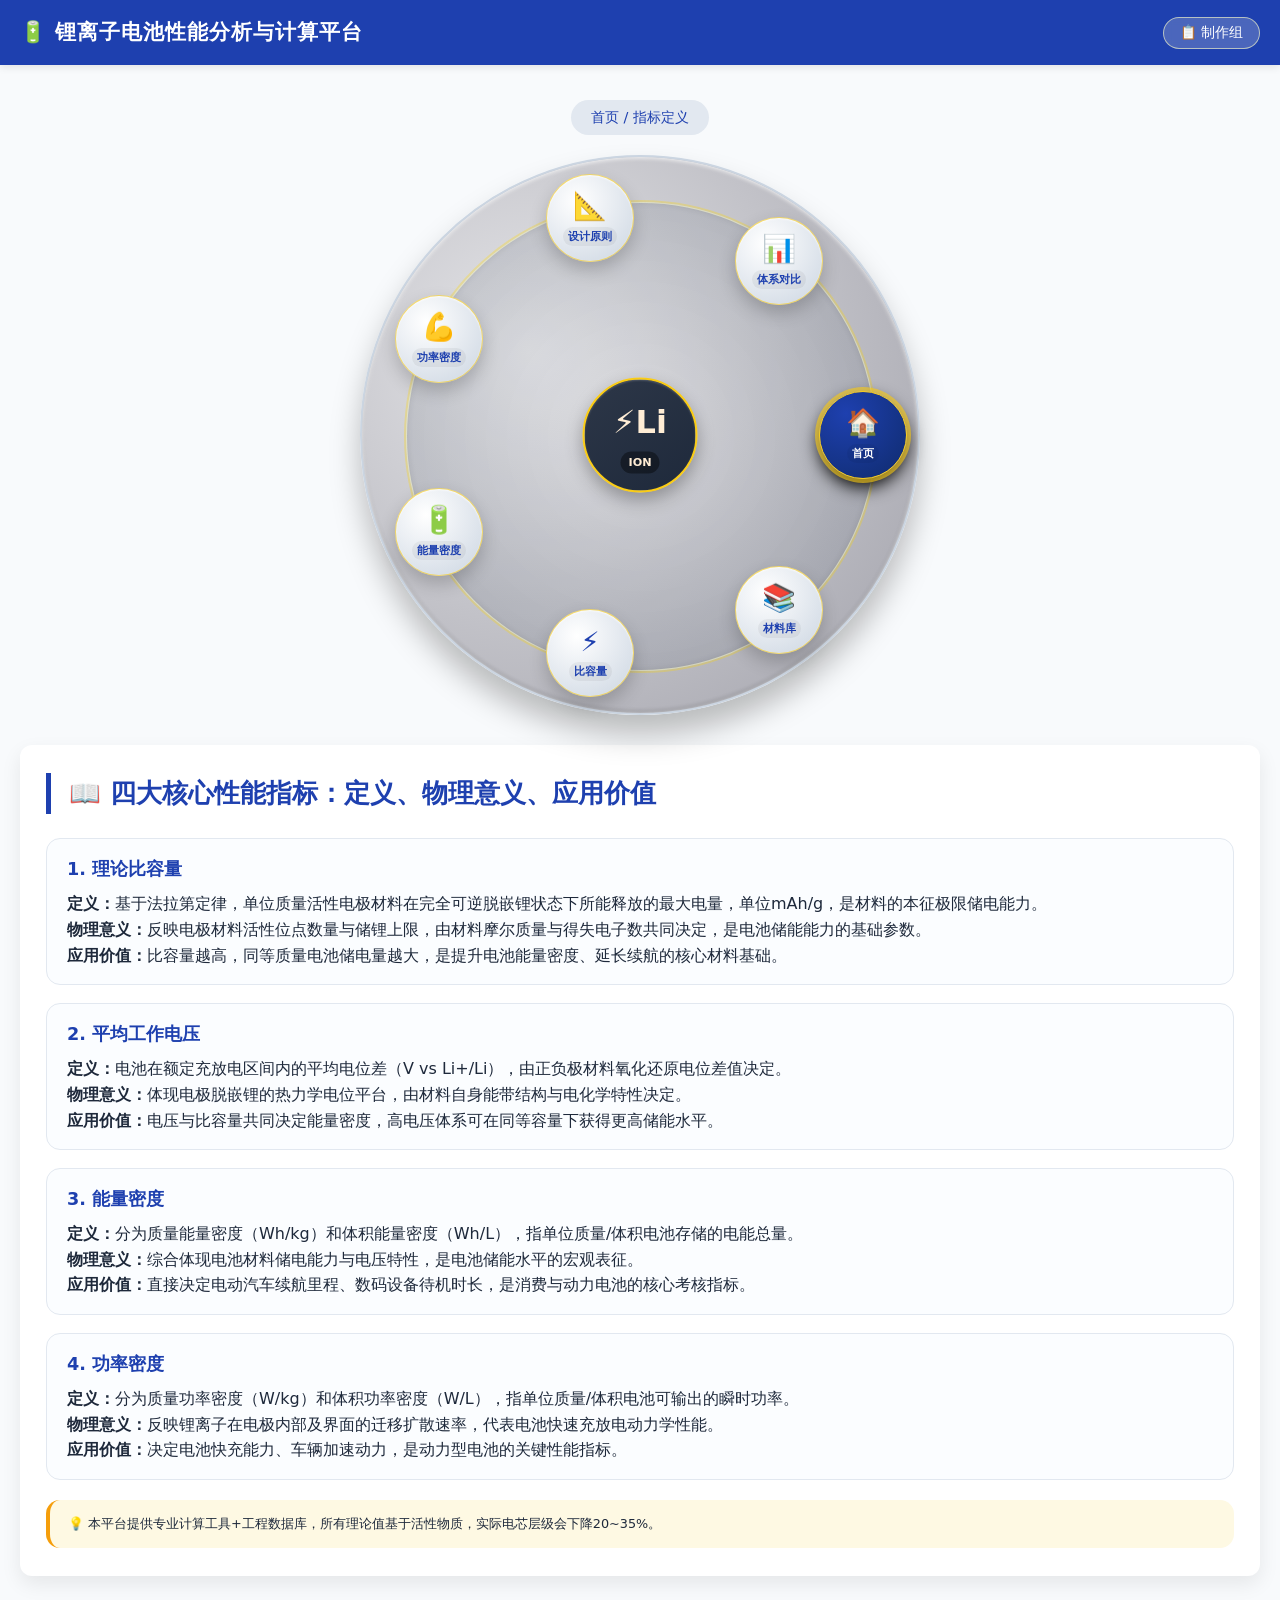
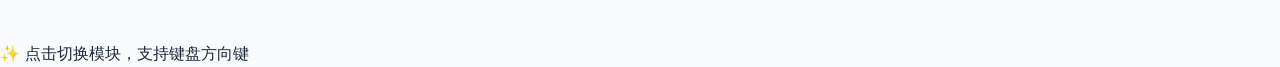
<file: works/2026/group06/宋昕阳-LIB.html>
<!DOCTYPE html>
<html lang="zh-CN">
<head>
    <meta charset="UTF-8">
    <meta name="viewport" content="width=device-width, initial-scale=1.0, user-scalable=yes">
    <title>锂离子电池性能分析与计算平台 | 完整版+条形图对比</title>
    <style>
        * {
            margin: 0;
            padding: 0;
            box-sizing: border-box;
            font-family: system-ui, "Segoe UI", "Microsoft YaHei", Roboto, sans-serif;
        }

        :root {
            --primary: #1e40af;
            --primary-dark: #1e3a8a;
            --bg: #f8fafc;
            --card: #ffffff;
            --text: #1e293b;
            --gray: #64748b;
            --border: #e2e8f0;
            --accent: #eff6ff;
            --success: #10b981;
            --warning: #f59e0b;
            --shadow: 0 8px 20px rgba(0, 0, 0, 0.08);
            --radius: 12px;
        }

        body {
            background: var(--bg);
            color: var(--text);
            line-height: 1.6;
            touch-action: manipulation;
        }

        /* 顶部栏：flex布局，包含标题和制作组按钮 */
        .top-bar {
            background: var(--primary);
            color: white;
            padding: 16px 20px;
            display: flex;
            align-items: center;
            justify-content: space-between;
            flex-wrap: wrap;
            gap: 12px;
            box-shadow: 0 2px 8px rgba(0,0,0,0.1);
        }
        .top-bar .title-section {
            font-weight: 700;
            font-size: 1.3rem;
            letter-spacing: 1px;
        }
        /* 制作组按钮样式 */
        .team-btn {
            background: rgba(255,255,240,0.2);
            border: 1px solid rgba(255,255,200,0.6);
            color: white;
            padding: 6px 16px;
            border-radius: 40px;
            font-size: 0.85rem;
            font-weight: 500;
            cursor: pointer;
            transition: all 0.2s ease;
            backdrop-filter: blur(4px);
            position: relative;
        }
        .team-btn:hover {
            background: rgba(255,255,240,0.4);
            transform: scale(1.02);
            border-color: #facc15;
        }
        /* 悬浮提示卡片 - 自动边界检测 */
        .team-tooltip {
            position: fixed;
            background: #1e293b;
            color: #f1f5f9;
            padding: 14px 20px;
            border-radius: 20px;
            font-size: 0.85rem;
            line-height: 1.5;
            z-index: 1000;
            box-shadow: 0 12px 24px rgba(0,0,0,0.3);
            border-left: 5px solid #facc15;
            pointer-events: none;
            backdrop-filter: blur(8px);
            transition: opacity 0.2s;
            font-weight: normal;
            max-width: 90vw;
            white-space: normal;
            text-align: left;
        }
        @media (max-width: 640px) {
            .team-tooltip { width: 280px; text-align: center; }
            .top-bar { flex-direction: column; text-align: center; }
        }

        .wrap {
            max-width: 1300px;
            margin: 25px auto;
            padding: 0 20px 40px;
        }

        .current-loc {
            text-align: center;
            margin: 10px auto 20px;
            font-size: 0.9rem;
            font-weight: 500;
            background: #e2e8f0;
            display: inline-block;
            padding: 6px 20px;
            border-radius: 40px;
            color: var(--primary);
        }
        .loc-container { display: flex; justify-content: center; }

        /* 轮盘样式 (与之前改进版一致) */
        .wheel-container { display: flex; justify-content: center; align-items: center; margin-bottom: 30px; position: relative; z-index: 10; }
        .radial-wheel {
            position: relative;
            width: min(85vw, 560px);
            height: min(85vw, 560px);
            background: radial-gradient(circle at 30% 35%, #e4e4e7, #a1a1aa);
            border-radius: 50%;
            box-shadow: 0 20px 30px rgba(0,0,0,0.25), inset 0 1px 4px rgba(255,255,255,0.9), inset 0 -2px 4px rgba(0,0,0,0.2);
            margin: 0 auto;
            border: 2px solid #cbd5e1;
        }
        .radial-wheel::before {
            content: "";
            position: absolute;
            top: 8%;
            left: 8%;
            width: 84%;
            height: 84%;
            border-radius: 50%;
            background: radial-gradient(circle, #f8fafc20, #33415530);
            pointer-events: none;
            box-shadow: inset 0 0 6px rgba(0,0,0,0.1), 0 0 0 2px rgba(255,215,0,0.3);
            border: 1px solid rgba(255,255,200,0.5);
        }
        .wheel-center {
            position: absolute;
            top: 50%;
            left: 50%;
            transform: translate(-50%, -50%);
            width: 115px;
            height: 115px;
            background: linear-gradient(145deg, #2d3748, #1e293b);
            border-radius: 50%;
            display: flex;
            flex-direction: column;
            align-items: center;
            justify-content: center;
            color: #ffedd5;
            text-align: center;
            box-shadow: 0 8px 18px rgba(0,0,0,0.3), inset 0 1px 2px rgba(255,255,255,0.2);
            z-index: 20;
            font-weight: bold;
            font-size: 0.9rem;
            border: 2px solid #facc15;
            animation: breathe 2s infinite ease-in-out;
        }
        @keyframes breathe {
            0% { transform: translate(-50%, -50%) scale(1); box-shadow: 0 0 0 0 rgba(250,204,21,0.4);}
            50% { transform: translate(-50%, -50%) scale(1.02); box-shadow: 0 0 0 8px rgba(250,204,21,0);}
            100% { transform: translate(-50%, -50%) scale(1); box-shadow: 0 0 0 0 rgba(250,204,21,0);}
        }
        .wheel-center span:first-child { font-size: 2rem; }
        .wheel-center span:last-child { font-size: 0.7rem; background: #00000066; padding: 2px 8px; border-radius: 20px; margin-top: 4px;}

        .wheel-btn {
            position: absolute;
            width: 88px;
            height: 88px;
            background: radial-gradient(circle at 30% 25%, #fefefe, #e2e8f0);
            border-radius: 50%;
            display: flex;
            flex-direction: column;
            align-items: center;
            justify-content: center;
            border: none;
            cursor: pointer;
            font-weight: 600;
            font-size: 0.8rem;
            color: var(--primary);
            transition: transform 0.2s cubic-bezier(0.2,0.9,0.4,1.1), box-shadow 0.2s;
            box-shadow: 0 8px 18px rgba(0,0,0,0.2), inset 0 1px 2px rgba(255,255,255,0.8);
            background: radial-gradient(circle at 35% 30%, #ffffff, #cbd5e1);
            border: 1px solid rgba(250,204,21,0.6);
            padding: 8px;
            z-index: 15;
            will-change: transform;
        }
        .wheel-btn::after { content: ''; position: absolute; top: -12px; left: -12px; right: -12px; bottom: -12px; border-radius: 50%; background: transparent; }
        .wheel-btn .btn-emoji { font-size: 1.7rem; margin-bottom: 5px; }
        .wheel-btn .btn-text { font-size: 0.7rem; font-weight: 700; background: rgba(0,0,0,0.05); padding: 2px 5px; border-radius: 20px;}
        @media (hover: hover) { .wheel-btn:hover { transform: scale(1.12); background: radial-gradient(circle at 30% 25%, var(--primary), #0f2b6d); color: white; border-color: #facc15; } }
        .wheel-btn.active-wheel { background: radial-gradient(circle at 30% 25%, var(--primary), #0f2b6d); color: white; box-shadow: 0 0 0 4px rgba(250,204,21,0.6), 0 8px 18px black; border: 1px solid #facc15; animation: pulse-glow 0.8s ease-out; }
        @keyframes pulse-glow { 0% { box-shadow: 0 0 0 0 rgba(250,204,21,0.7); } 100% { box-shadow: 0 0 0 8px rgba(250,204,21,0); } }
        .wheel-btn:focus-visible { outline: 3px solid #facc15; outline-offset: 6px; transform: scale(1.05); }
        @media (max-width: 650px) { .wheel-btn { width: 70px; height: 70px; } .wheel-btn .btn-emoji { font-size: 1.3rem; } .wheel-center { width: 90px; height: 90px; } .wheel-btn::after { top: -8px; left: -8px; right: -8px; bottom: -8px; } }
        @media (max-width: 480px) { .wheel-btn { width: 62px; height: 62px; } .wheel-center { width: 75px; height: 75px; } }

        /* 内容区块 */
        .section { display: none; animation: fade 0.3s ease; background: var(--card); border-radius: var(--radius); box-shadow: var(--shadow); padding: 28px 26px; }
        .section.active-section { display: block; }
        @keyframes fade { from { opacity: 0; transform: translateY(12px);} to { opacity: 1; transform: translateY(0);} }

        .title-lg { font-size: 1.6rem; font-weight: 700; color: var(--primary); margin-bottom: 24px; border-left: 5px solid var(--primary); padding-left: 18px; }
        .subtitle { font-size: 1.25rem; font-weight: 600; margin: 20px 0 12px 0; color: #0f3b6f; }
        .define-item { background: #fbfdff; border: 1px solid var(--border); border-radius: 14px; padding: 16px 20px; margin-bottom: 18px; }
        .define-item h4 { color: var(--primary); font-size: 1.1rem; margin-bottom: 8px; }
        table { width: 100%; border-collapse: collapse; margin: 18px 0; font-size: 0.9rem; }
        th, td { border: 1px solid var(--border); padding: 12px 8px; text-align: center; vertical-align: top; }
        th { background: #f1f5f9; color: var(--primary); font-weight: 600; }

        .tabs { display: flex; gap: 12px; border-bottom: 2px solid var(--border); margin-bottom: 20px; }
        .tab-btn { background: none; border: none; padding: 8px 24px; font-size: 1rem; font-weight: 600; color: var(--gray); cursor: pointer; border-radius: 30px; }
        .tab-btn.active-tab { background: var(--primary); color: white; }
        .tab-content { display: none; }
        .tab-content.active-tab-content { display: block; }

        .formula-card { background: var(--accent); padding: 12px 18px; border-radius: 14px; margin: 14px 0; font-family: monospace; font-weight: 500; border-left: 4px solid var(--primary); }
        .input-group { margin: 18px 0; display: flex; flex-wrap: wrap; align-items: baseline; gap: 12px; }
        .input-group label { width: 150px; font-weight: 500; color: #2c3e66; }
        input, select { padding: 10px 14px; border: 1px solid var(--border); border-radius: 12px; width: 260px; font-size: 0.95rem; }
        input:focus, select:focus { outline: none; border-color: var(--primary); box-shadow: 0 0 0 3px rgba(30,64,175,0.1); }
        .result-box { background: #f0fdf4; padding: 14px 18px; border-radius: 14px; margin-top: 18px; border: 1px solid #bbf7d0; color: #065f46; font-weight: 500; }
        .tip { font-size: 0.8rem; background: #fef9e3; padding: 14px 18px; border-radius: 14px; border-left: 4px solid var(--warning); margin-top: 20px; }
        .grid-2col { display: grid; grid-template-columns: 1fr 1fr; gap: 20px; }
        @media (max-width: 760px) { .grid-2col { grid-template-columns: 1fr; } .input-group { flex-direction: column; } .input-group label { width: 100%; } input, select { width: 100%; } .section { padding: 20px 16px; } }

        /* 条形图样式 */
        .chart-container { margin: 25px 0; background: #f9fafb; padding: 20px; border-radius: 20px; }
        .chart-title { font-weight: 700; margin-bottom: 16px; font-size: 1.2rem; color: var(--primary); }
        .bar-item { margin-bottom: 20px; }
        .bar-label { display: flex; justify-content: space-between; margin-bottom: 6px; font-size: 0.9rem; font-weight: 500; }
        .bar-bg { background: #e2e8f0; border-radius: 20px; height: 28px; overflow: hidden; display: flex; }
        .bar-theo { background: #3b82f6; height: 100%; border-radius: 20px 0 0 20px; display: flex; align-items: center; justify-content: flex-end; padding-right: 8px; color: white; font-size: 0.75rem; font-weight: bold; }
        .bar-actual { background: #10b981; height: 100%; border-radius: 0 20px 20px 0; display: flex; align-items: center; justify-content: flex-start; padding-left: 8px; color: white; font-size: 0.75rem; font-weight: bold; }
        .legend { display: flex; gap: 20px; margin-bottom: 20px; justify-content: center; }
        .legend span { display: inline-block; width: 20px; height: 20px; border-radius: 4px; margin-right: 6px; vertical-align: middle; }
        .legend .theo-color { background: #3b82f6; }
        .legend .actual-color { background: #10b981; }
    </style>
</head>
<body>
<div class="top-bar">
    <div class="title-section">
        🔋 锂离子电池性能分析与计算平台
    </div>
    <button class="team-btn" id="teamBtn">📋 制作组</button>
</div>
<div class="wrap">
    <div class="loc-container"><div class="current-loc" id="currentLocation">🏠 首页 / 指标定义</div></div>
    <div class="wheel-container"><div class="radial-wheel" id="radialWheel"><div class="wheel-center"><span>⚡Li</span><span>ION</span></div></div></div>

    <!-- ========================= 1. 首页（四大指标，完整定义） ========================= -->
    <div id="section-home" class="section active-section">
        <div class="title-lg">📖 四大核心性能指标：定义、物理意义、应用价值</div>
        <div class="define-item"><h4>1. 理论比容量</h4><p><strong>定义：</strong>基于法拉第定律，单位质量活性电极材料在完全可逆脱嵌锂状态下所能释放的最大电量，单位mAh/g，是材料的本征极限储电能力。</p><p><strong>物理意义：</strong>反映电极材料活性位点数量与储锂上限，由材料摩尔质量与得失电子数共同决定，是电池储能能力的基础参数。</p><p><strong>应用价值：</strong>比容量越高，同等质量电池储电量越大，是提升电池能量密度、延长续航的核心材料基础。</p></div>
        <div class="define-item"><h4>2. 平均工作电压</h4><p><strong>定义：</strong>电池在额定充放电区间内的平均电位差（V vs Li+/Li），由正负极材料氧化还原电位差值决定。</p><p><strong>物理意义：</strong>体现电极脱嵌锂的热力学电位平台，由材料自身能带结构与电化学特性决定。</p><p><strong>应用价值：</strong>电压与比容量共同决定能量密度，高电压体系可在同等容量下获得更高储能水平。</p></div>
        <div class="define-item"><h4>3. 能量密度</h4><p><strong>定义：</strong>分为质量能量密度（Wh/kg）和体积能量密度（Wh/L），指单位质量/体积电池存储的电能总量。</p><p><strong>物理意义：</strong>综合体现电池材料储电能力与电压特性，是电池储能水平的宏观表征。</p><p><strong>应用价值：</strong>直接决定电动汽车续航里程、数码设备待机时长，是消费与动力电池的核心考核指标。</p></div>
        <div class="define-item"><h4>4. 功率密度</h4><p><strong>定义：</strong>分为质量功率密度（W/kg）和体积功率密度（W/L），指单位质量/体积电池可输出的瞬时功率。</p><p><strong>物理意义：</strong>反映锂离子在电极内部及界面的迁移扩散速率，代表电池快速充放电动力学性能。</p><p><strong>应用价值：</strong>决定电池快充能力、车辆加速动力，是动力型电池的关键性能指标。</p></div>
        <div class="tip">💡 本平台提供专业计算工具+工程数据库，所有理论值基于活性物质，实际电芯层级会下降20~35%。</div>
    </div>

    <!-- ========================= 2. 材料数据库（完整表格） ========================= -->
    <div id="section-material" class="section">
        <div class="title-lg">📚 正负极材料参数数据库</div>
        <div class="tabs">
            <button class="tab-btn active-tab" data-tab="cathode">🔺 正极材料</button>
            <button class="tab-btn" data-tab="anode">🔻 负极材料</button>
        </div>
        <div id="cathode-tab" class="tab-content active-tab-content">
            <table><thead><tr><th>材料名称</th><th>理论比容量(mAh/g)</th><th>平均电压(V)</th><th>密度(g/cm³)</th><th>优缺点</th><th>适用场景</th></tr></thead>
            <tbody>
                <tr><td>LFP磷酸铁锂</td><td>170</td><td>3.20</td><td>1.58</td><td>安全性高、循环寿命长、成本低，能量密度偏低</td><td>储能电站、商用客车、低成本乘用车</td></tr>
                <tr><td>NCM622三元</td><td>200</td><td>3.65</td><td>2.32</td><td>能量均衡、稳定性好、综合性能优异</td><td>主流家用新能源乘用车</td></tr>
                <tr><td>NCM811高镍</td><td>215</td><td>3.70</td><td>2.38</td><td>高能量密度，热稳定性较差、成本偏高</td><td>高端长续航乘用车</td></tr>
                <tr><td>LCO钴酸锂</td><td>274</td><td>3.85</td><td>2.80</td><td>电压高、压实密度大，钴资源稀缺昂贵</td><td>手机、笔记本等高端数码设备</td></tr>
            </tbody>
        </table>
        </div>
        <div id="anode-tab" class="tab-content">
            <table><thead><tr><th>材料名称</th><th>理论比容量(mAh/g)</th><th>平均电压(V)</th><th>密度(g/cm³)</th><th>优缺点</th><th>适用场景</th></tr></thead>
            <tbody>
                <tr><td>人造石墨</td><td>372</td><td>0.10</td><td>1.75</td><td>倍率性能好、循环稳定、适配快充</td><td>动力电池、快充电池</td></tr>
                <tr><td>天然石墨</td><td>372</td><td>0.10</td><td>1.65</td><td>成本低廉，倍率性能一般</td><td>数码电池、常规储能电池</td></tr>
                <tr><td>硅碳负极(Si-C)</td><td>600</td><td>0.12</td><td>1.92</td><td>超高比容量，充放电体积膨胀大</td><td>超高能量密度高端电池</td></tr>
            </tbody>
        </table>
        </div>
        <div class="tip">📌 注：平均电压(负极)以对Li⁺/Li电位为参考，全电池电压由正负极差值决定。</div>
    </div>

    <!-- ========================= 3. 理论比容量计算（实时） ========================= -->
    <div id="section-capacity" class="section">
        <div class="title-lg">⚡ 电极理论比容量计算（法拉第定律）</div>
        <div class="formula-card">计算公式：C = (n × 96485) ÷ (3.6 × M) &nbsp;&nbsp; 单位：mAh/g</div>
        <div class="input-group"><label>选择材料：</label><select id="capSelect"></select></div>
        <div class="input-group"><label>转移电子数 n：</label><input type="number" id="n_val" step="any" value="1"></div>
        <div class="input-group"><label>材料摩尔质量 M(g/mol)：</label><input type="number" id="m_mol" step="any" value="158"></div>
        <div class="result-box" id="capResult">等待计算...</div>
        <div class="tip"><strong>误差说明：</strong><br>1. 理论比容量为理想状态（100%脱嵌锂、无副反应、无SEI膜损耗）计算值；<br>2. 实际量产容量通常比理论值低 5%~12%；<br>3. 偏差来源：材料纯度、晶格缺陷、电解液副反应、极片工艺损耗。</div>
    </div>

    <!-- ========================= 4. 能量密度计算（实时联动） ========================= -->
    <div id="section-energy" class="section">
        <div class="title-lg">🔋 能量密度计算（质量+体积）</div>
        <div class="grid-2col">
            <div><h4>📊 质量能量密度</h4><div class="formula-card">Em = C × U &nbsp; (Wh/kg)<br><span style="font-size:0.75rem;">C: 比容量(mAh/g), U: 电压(V)</span></div>
            <div class="input-group"><label>快速选材：</label><select id="enSelect"></select></div>
            <div class="input-group"><label>比容量 C (mAh/g)：</label><input id="energy_c" type="number"></div>
            <div class="input-group"><label>平均电压 U (V)：</label><input id="energy_u" type="number"></div>
            <div class="result-box" id="emResult">等待输入</div></div>
            <div><h4>📦 体积能量密度</h4><div class="formula-card">Ev = Em × ρ &nbsp; (Wh/L)<br><span style="font-size:0.75rem;">ρ: 材料密度 (g/cm³ = kg/L)</span></div>
            <div class="input-group"><label>质量能量密度 Em：</label><input id="ev_em" type="number" placeholder="自动联动"></div>
            <div class="input-group"><label>材料密度 ρ (g/cm³)：</label><input id="ev_rho" type="number"></div>
            <div class="result-box" id="evResult">等待计算</div></div>
        </div>
        <div class="tip">✅ 修正公式：1 mAh/g × 1 V = 1 Wh/kg，体积能量密度直接相乘无需额外系数。实际电芯层级会降低20~35%。</div>
    </div>

    <!-- ========================= 5. 功率密度计算（实时联动） ========================= -->
    <div id="section-power" class="section">
        <div class="title-lg">💪 功率密度计算（质量+体积）</div>
        <div class="grid-2col">
            <div><h4>⚡ 质量功率密度</h4><div class="formula-card">Pm = 总功率 P / 电池总质量 m &nbsp; (W/kg)</div>
            <div class="input-group"><label>快速选材：</label><select id="powSelect"></select></div>
            <div class="input-group"><label>放电总功率 P (W)：</label><input id="p_total" type="number"></div>
            <div class="input-group"><label>电池总质量 m (kg)：</label><input id="m_total" type="number"></div>
            <div class="result-box" id="pmResult">等待计算</div></div>
            <div><h4>📦 体积功率密度</h4><div class="formula-card">Pv = Pm × ρ &nbsp; (W/L)</div>
            <div class="input-group"><label>质量功率密度 Pm (W/kg)：</label><input id="pv_pm" type="number" placeholder="自动联动"></div>
            <div class="input-group"><label>材料密度 ρ (g/cm³)：</label><input id="pv_rho" type="number"></div>
            <div class="result-box" id="pvResult">等待计算</div></div>
        </div>
        <div class="tip"><strong>功率密度误差说明：</strong><br>1. 理论功率为理想工况下的最大值，实际受温度、SOC、老化影响会下降 10%~25%；<br>2. 体积功率密度受极片密度、孔隙率影响，误差±5%~10%；<br>3. 大倍率放电时，极化增大会导致实际功率明显低于理论值。</div>
    </div>

    <!-- ========================= 6. 设计原则（完整内容） ========================= -->
    <div id="section-design" class="section">
        <div class="title-lg">📐 不同场景电池性能匹配与材料选型设计原则</div>
        <div class="define-item"><h4>🚗 1. 动力电池（新能源汽车）</h4><p>场景需求：兼顾续航、动力、安全、循环寿命。核心匹配逻辑为「能量密度+功率密度双均衡」。续航需求倒逼高比容量、高电压正极；动力加速需求要求电极优异的锂离子迁移动力学；车载场景优先高安全、长循环体系。</p><p>选型规律：主流选用NCM三元体系（均衡高能量与功率）、LFP体系（高安全长循环）；负极优先人造石墨适配快充与循环。高端长续航车型采用高镍三元+硅碳负极提升能量上限。</p></div>
        <div class="define-item"><h4>📱 2. 数码电池（手机/笔记本）</h4><p>场景需求：极致体积能量密度、高电压平台、轻薄化、低自放电。无需大功率输出，优先保障储能能力与空间利用率。</p><p>选型规律：固定采用LCO钴酸锂正极，依托其高电压、高压实密度优势；搭配天然石墨负极，兼顾成本与储能性能，是数码领域成熟匹配体系。</p></div>
        <div class="define-item"><h4>⚡ 3. 快充电池</h4><p>场景需求：极高功率密度、低极化、快速脱嵌锂动力学性能，牺牲部分能量密度换取充电速度。</p><p>选型规律：选用小粒径、高扩散系数正极材料；标配人造石墨负极（优异倍率性能）；通过改性、掺杂优化界面阻抗，提升锂离子迁移速率，适配大电流快充工况。</p></div>
        <h3 class="subtitle">🎯 三类性能电池设计规律</h3>
        <div class="define-item"><strong>高能量密度电池设计规律：</strong>核心思路：最大化比容量与工作电压。正极选用高镍NCM811、LCO等高比容量、高电位材料；负极引入硅碳负极提升储锂上限；参数设计上提升活性物质占比、优化压实密度，降低非活性辅料占比，实现储能最大化。</div>
        <div class="define-item"><strong>高功率密度电池设计规律：</strong>核心思路：优化动力学性能，降低极化。选用纳米化、多孔结构电极材料，缩短锂离子扩散路径；优先人造石墨负极；降低电极厚度、提升导电剂占比，适配大电流快速充放电。</div>
        <div class="define-item"><strong>高安全电池设计规律：</strong>核心思路：稳定电化学体系、杜绝热失控。优先LFP磷酸铁锂体系，结构稳定、无析氧副反应；搭配常规石墨负极；避免高镍、硅碳等稳定性偏弱材料，侧重循环稳定性与热安全性，适配储能、商用场景。</div>
    </div>

    <!-- ========================= 7. 体系对比（完整表格 + 条形图对比） ========================= -->
    <div id="section-compare" class="section">
        <div class="title-lg">📊 主流锂电体系性能对比分析</div>
        <table>
            <thead><tr><th>电池体系</th><th>理论比容量</th><th>工作电压平台</th><th>能量密度水平</th><th>功率/倍率性能</th><th>安全与循环</th><th>成本与适用场景</th></tr></thead>
            <tbody>
                <tr><td>LFP磷酸铁锂体系</td><td>中等（170mAh/g）</td><td>3.2V 平稳平台</td><td>偏低</td><td>倍率良好</td><td>极致安全、超长循环、无热失控风险</td><td>低成本，适配储能、商用车辆、安全优先场景</td></tr>
                <tr><td>NCM三元体系</td><td>较高（200-215mAh/g）</td><td>3.65-3.7V 高平台</td><td>高，随镍含量提升递增</td><td>动力性能优异</td><td>安全性中等，循环良好，高镍体系稳定性下降</td><td>性价比均衡，主流家用新能源乘用车首选</td></tr>
                <tr><td>石墨负极体系</td><td>标准372mAh/g</td><td>0.1V极低电位</td><td>中等，依赖正极匹配</td><td>人造石墨倍率优秀，天然石墨一般</td><td>结构稳定、循环寿命优异、安全性高</td><td>通用性最强，覆盖90%以上商用锂电池</td></tr>
                <tr><td>硅碳负极体系</td><td>超高（600mAh/g+）</td><td>0.12V极低电位</td><td>大幅提升整体能量密度</td><td>倍率性能一般，需改性优化</td><td>充放电膨胀大、循环偏弱</td><td>高端高能量动力电池、前沿数码电芯</td></tr>
            </tbody>
        </table>

        <div class="chart-container">
            <div class="chart-title">📊 理论比容量 vs 实际比容量 对比（典型值）</div>
            <div class="legend">
                <div><span class="theo-color"></span> 理论比容量 (mAh/g)</div>
                <div><span class="actual-color"></span> 实际比容量 (mAh/g)</div>
            </div>
            <div id="bar-chart"></div>
            <div class="tip">注：实际值基于典型工艺水平（约理论值的85%~95%），硅碳因体积膨胀实际利用率偏低。</div>
        </div>

        <div class="analyse" style="background:#f8fafc; padding:18px; border-radius:10px; border-left:4px solid #3b82f6; margin-top:20px;">
            <h3>总结分析</h3>
            <p>1. LFP主打安全低成本，牺牲能量密度；三元在能量、功率间折中，是车用主流；石墨是通用负极基底；硅碳用来突破现有电池能量上限，但受制于膨胀缺陷无法大范围普及。</p>
            <p>2. 选型逻辑：追求安全选LFP，追求续航选高镍三元+硅碳，常规通用搭配石墨负极。</p>
        </div>
    </div>
</div>

<script>
    // ======================= 实时计算模块 =======================
    const capData = { LFP:{n:1,M:158}, NCM622:{n:1,M:97.5}, NCM811:{n:1,M:96.2}, LCO:{n:1,M:97.9}, ArtGraph:{n:1,M:12}, NatGraph:{n:1,M:12}, SiC:{n:1,M:44.67} };
    const capSelect = document.getElementById('capSelect');
    const nInput = document.getElementById('n_val'), mMol = document.getElementById('m_mol'), capResult = document.getElementById('capResult');
    function populateCapSelect() { const opts = {'LFP':'LFP磷酸铁锂','NCM622':'NCM622三元','NCM811':'NCM811高镍','LCO':'LCO钴酸锂','ArtGraph':'人造石墨','NatGraph':'天然石墨','SiC':'硅碳负极'}; capSelect.innerHTML='<option value="">-- 请选择材料 --</option>'; for(let [k,v] of Object.entries(opts)) capSelect.add(new Option(v,k)); }
    function updateCapacity() { let n=parseFloat(nInput.value), M=parseFloat(mMol.value); if(isNaN(n)||isNaN(M)||n<=0||M<=0) { capResult.innerText="❌ 参数错误"; return; } let cap=(n*96485)/(3.6*M); capResult.innerHTML=`✅ 理论比容量 = <strong>${cap.toFixed(2)} mAh/g</strong><br>📐 公式：(${n}×96485)/(3.6×${M}) = ${cap.toFixed(2)} mAh/g`; }
    capSelect.addEventListener('change',()=>{ let v=capSelect.value; if(v && capData[v]){ nInput.value=capData[v].n; mMol.value=capData[v].M; updateCapacity(); } });
    nInput.addEventListener('input',updateCapacity); mMol.addEventListener('input',updateCapacity);
    // 能量密度
    const enDB = { LFP:{C:170,U:3.2,rho:1.58}, NCM622:{C:200,U:3.65,rho:2.32}, NCM811:{C:215,U:3.7,rho:2.38}, LCO:{C:274,U:3.85,rho:2.80}, ArtGraph:{C:372,U:0.1,rho:1.75}, NatGraph:{C:372,U:0.1,rho:1.65}, SiC:{C:600,U:0.12,rho:1.92} };
    const enSelect=document.getElementById('enSelect'), energyC=document.getElementById('energy_c'), energyU=document.getElementById('energy_u'), evRho=document.getElementById('ev_rho'), evEm=document.getElementById('ev_em'), emRes=document.getElementById('emResult'), evRes=document.getElementById('evResult');
    function populateEnSelect() { const opts={'LFP':'LFP','NCM622':'NCM622','NCM811':'NCM811','LCO':'LCO','ArtGraph':'人造石墨','NatGraph':'天然石墨','SiC':'硅碳'}; enSelect.innerHTML='<option value="">-- 选材自动预填 --</option>'; for(let[k,v] of Object.entries(opts)) enSelect.add(new Option(v,k)); }
    function calcEm(){ let c=parseFloat(energyC.value), u=parseFloat(energyU.value); if(isNaN(c)||isNaN(u)||c<=0||u<=0){ emRes.innerHTML="❌ 参数错误"; evEm.value=""; return; } let em=c*u; emRes.innerHTML=`✅ 质量能量密度 = <strong>${em.toFixed(2)} Wh/kg</strong><br>📐 ${c} mAh/g × ${u} V = ${em.toFixed(2)} Wh/kg`; evEm.value=em.toFixed(2); calcEv(); }
    function calcEv(){ let em=parseFloat(evEm.value), rho=parseFloat(evRho.value); if(isNaN(em)||isNaN(rho)||em<=0||rho<=0){ evRes.innerHTML="⚠️ 请确保质量能量密度和密度为正"; return; } let ev=em*rho; evRes.innerHTML=`✅ 体积能量密度 = <strong>${ev.toFixed(2)} Wh/L</strong><br>📐 ${em} Wh/kg × ${rho} g/cm³ = ${ev.toFixed(2)} Wh/L`; }
    enSelect.addEventListener('change',()=>{ let v=enSelect.value; if(v&&enDB[v]){ energyC.value=enDB[v].C; energyU.value=enDB[v].U; evRho.value=enDB[v].rho; calcEm(); } });
    energyC.addEventListener('input',calcEm); energyU.addEventListener('input',calcEm); evRho.addEventListener('input',calcEv); evEm.addEventListener('input',calcEv);
    // 功率密度
    const powDB = { LFP:{P:2400,m:10,rho:1.58}, NCM622:{P:3000,m:10,rho:2.32}, NCM811:{P:3200,m:10,rho:2.38}, LCO:{P:120,m:0.35,rho:2.80}, ArtGraph:{P:2900,m:10,rho:1.75}, NatGraph:{P:2100,m:10,rho:1.65}, SiC:{P:3300,m:10,rho:1.92} };
    const powSelect=document.getElementById('powSelect'), pTotal=document.getElementById('p_total'), mTotal=document.getElementById('m_total'), pvRho=document.getElementById('pv_rho'), pvPm=document.getElementById('pv_pm'), pmRes=document.getElementById('pmResult'), pvRes=document.getElementById('pvResult');
    function populatePowSelect() { const opts={'LFP':'LFP','NCM622':'NCM622','NCM811':'NCM811','LCO':'LCO','ArtGraph':'人造石墨','NatGraph':'天然石墨','SiC':'硅碳'}; powSelect.innerHTML='<option value="">-- 选材预填 --</option>'; for(let[k,v] of Object.entries(opts)) powSelect.add(new Option(v,k)); }
    function calcPm(){ let P=parseFloat(pTotal.value), m=parseFloat(mTotal.value); if(isNaN(P)||isNaN(m)||m<=0){ pmRes.innerHTML="❌ 参数错误"; pvPm.value=""; return; } let pm=P/m; pmRes.innerHTML=`✅ 质量功率密度 = <strong>${pm.toFixed(2)} W/kg</strong>`; pvPm.value=pm.toFixed(2); calcPv(); }
    function calcPv(){ let pm=parseFloat(pvPm.value), rho=parseFloat(pvRho.value); if(isNaN(pm)||isNaN(rho)||pm<=0||rho<=0){ pvRes.innerHTML="⚠️ 请正确填写Pm与密度"; return; } let pv=pm*rho; pvRes.innerHTML=`✅ 体积功率密度 = <strong>${pv.toFixed(2)} W/L</strong><br>📐 ${pm} W/kg × ${rho} g/cm³ = ${pv.toFixed(2)} W/L`; }
    powSelect.addEventListener('change',()=>{ let v=powSelect.value; if(v&&powDB[v]){ pTotal.value=powDB[v].P; mTotal.value=powDB[v].m; pvRho.value=powDB[v].rho; calcPm(); } });
    pTotal.addEventListener('input',calcPm); mTotal.addEventListener('input',calcPm); pvRho.addEventListener('input',calcPv); pvPm.addEventListener('input',calcPv);
    populateCapSelect(); populateEnSelect(); populatePowSelect(); updateCapacity(); calcEm(); calcPm();

    // ======================= 轮盘导航 =======================
    const sectionsMap = { home:'section-home', material:'section-material', capacity:'section-capacity', energy:'section-energy', power:'section-power', design:'section-design', compare:'section-compare' };
    const menuItems = [
        { key: 'home', label: '首页', emoji: '🏠' }, { key: 'material', label: '材料库', emoji: '📚' }, { key: 'capacity', label: '比容量', emoji: '⚡' },
        { key: 'energy', label: '能量密度', emoji: '🔋' }, { key: 'power', label: '功率密度', emoji: '💪' }, { key: 'design', label: '设计原则', emoji: '📐' }, { key: 'compare', label: '体系对比', emoji: '📊' }
    ];
    let currentActiveKey = 'home';
    const wheelContainer = document.getElementById('radialWheel');
    const locSpan = document.getElementById('currentLocation');
    function showSection(key) {
        Object.values(sectionsMap).forEach(id => document.getElementById(id)?.classList.remove('active-section'));
        document.getElementById(sectionsMap[key])?.classList.add('active-section');
        document.querySelectorAll('.wheel-btn').forEach(btn => { btn.classList.remove('active-wheel'); if(btn.getAttribute('data-key') === key) btn.classList.add('active-wheel'); });
        currentActiveKey = key;
        const names = { home:'首页', material:'材料库', capacity:'比容量', energy:'能量密度', power:'功率密度', design:'设计原则', compare:'体系对比' };
        locSpan.innerHTML = names[key] + (key==='home'?' / 指标定义':'');
        if(key === 'material') document.querySelector('.tab-btn.active-tab')?.click();
        if(key === 'compare') drawBarChart();
    }
    function buildWheel() {
        const count = menuItems.length; const angleStep = (2*Math.PI)/count;
        const centerDiv = wheelContainer.querySelector('.wheel-center');
        wheelContainer.innerHTML = ''; wheelContainer.appendChild(centerDiv);
        const radius = wheelContainer.clientWidth/2 - 55;
        menuItems.forEach((item, idx) => {
            const angle = idx*angleStep;
            const btn = document.createElement('button');
            btn.className = 'wheel-btn'; btn.setAttribute('data-key', item.key); btn.setAttribute('aria-label', `切换到${item.label}`);
            btn.innerHTML = `<div class="btn-emoji">${item.emoji}</div><div class="btn-text">${item.label}</div>`;
            const x = Math.cos(angle)*radius, y = Math.sin(angle)*radius;
            btn.style.left = `calc(50% + ${x}px - 44px)`; btn.style.top = `calc(50% + ${y}px - 44px)`;
            btn.addEventListener('click', () => showSection(item.key));
            wheelContainer.appendChild(btn);
        });
        function reposition() { const newR = wheelContainer.clientWidth/2 - 55; const btns = document.querySelectorAll('.wheel-btn'); menuItems.forEach((_,i)=>{ const ang=i*angleStep; if(btns[i]){ btns[i].style.left=`calc(50% + ${Math.cos(ang)*newR}px - 44px)`; btns[i].style.top=`calc(50% + ${Math.sin(ang)*newR}px - 44px)`; } }); }
        window.addEventListener('resize', reposition); reposition();
        showSection('home');
        setTimeout(() => { const firstBtn = document.querySelector('.wheel-btn'); if(firstBtn){ const tip=document.createElement('div'); tip.className='guide-tip'; tip.innerText='✨ 点击切换模块，支持键盘方向键'; tip.style.left=firstBtn.getBoundingClientRect().left+firstBtn.offsetWidth/2-80+'px'; tip.style.top=firstBtn.getBoundingClientRect().top-40+'px'; document.body.appendChild(tip); setTimeout(()=>tip.remove(),2500); } }, 500);
    }
    buildWheel();
    let focusIdx=0;
    document.addEventListener('keydown',(e)=>{
        const btns = document.querySelectorAll('.wheel-btn');
        if(btns.length && (e.key==='ArrowRight'||e.key==='ArrowLeft')){
            e.preventDefault();
            if(e.key==='ArrowRight') focusIdx = (focusIdx+1)%btns.length;
            else focusIdx = (focusIdx-1+btns.length)%btns.length;
            btns[focusIdx].focus();
        } else if(e.key==='Enter' && document.activeElement?.classList?.contains('wheel-btn')){
            const key=document.activeElement.getAttribute('data-key'); if(key) showSection(key);
        }
    });
    document.querySelectorAll('.tab-btn').forEach(btn=>{ btn.addEventListener('click',()=>{ document.querySelectorAll('.tab-btn').forEach(b=>b.classList.remove('active-tab')); btn.classList.add('active-tab'); const target=btn.getAttribute('data-tab'); document.querySelectorAll('.tab-content').forEach(tc=>tc.classList.remove('active-tab-content')); document.getElementById(`${target}-tab`).classList.add('active-tab-content'); }); });

    // 条形图绘制
    function drawBarChart() {
        const container = document.getElementById('bar-chart');
        if(!container) return;
        const data = [
            { name: 'LFP', theory: 170, actual: 150 },
            { name: 'NCM622', theory: 200, actual: 180 },
            { name: 'NCM811', theory: 215, actual: 192 },
            { name: 'LCO', theory: 274, actual: 245 },
            { name: '人造石墨', theory: 372, actual: 355 },
            { name: '天然石墨', theory: 372, actual: 350 },
            { name: '硅碳负极', theory: 600, actual: 480 }
        ];
        const maxVal = 650;
        container.innerHTML = '';
        data.forEach(item => {
            const theoWidth = (item.theory / maxVal) * 100;
            const actualWidth = (item.actual / maxVal) * 100;
            const barItem = document.createElement('div');
            barItem.className = 'bar-item';
            barItem.innerHTML = `
                <div class="bar-label"><span>${item.name}</span><span>理论 ${item.theory} | 实际 ${item.actual} mAh/g</span></div>
                <div class="bar-bg">
                    <div class="bar-theo" style="width: ${theoWidth}%;">${item.theory}</div>
                    <div class="bar-actual" style="width: ${actualWidth}%;">${item.actual}</div>
                </div>
            `;
            container.appendChild(barItem);
        });
    }
    window.addEventListener('resize', () => { if(document.getElementById('section-compare').classList.contains('active-section')) drawBarChart(); });
    drawBarChart();

    // ======================= 制作组按钮悬浮提示（修复位置偏移） =======================
    const teamBtn = document.getElementById('teamBtn');
    let tooltip = null;
    function showTeamTooltip(event) {
        if(tooltip) tooltip.remove();
        tooltip = document.createElement('div');
        tooltip.className = 'team-tooltip';
        tooltip.innerHTML = `📌 制作组：动力工程系储能2302班<br>👨‍🏫 组长：宋昕阳<br>👥 组员：王仕金、甘金泉、秦之翔`;
        document.body.appendChild(tooltip);
        const rect = teamBtn.getBoundingClientRect();
        let left = rect.left + (rect.width/2) - (tooltip.offsetWidth/2);
        let top = rect.bottom + 8;
        // 边界检测：防止超出左右屏幕
        if (left < 10) left = 10;
        if (left + tooltip.offsetWidth > window.innerWidth - 10) {
            left = window.innerWidth - tooltip.offsetWidth - 10;
        }
        // 如果超出底部，则显示在按钮上方
        if (top + tooltip.offsetHeight > window.innerHeight - 10) {
            top = rect.top - tooltip.offsetHeight - 8;
            if (top < 10) top = 10;
        }
        tooltip.style.left = left + 'px';
        tooltip.style.top = top + 'px';
    }
    function hideTeamTooltip() {
        if(tooltip) { tooltip.remove(); tooltip = null; }
    }
    teamBtn.addEventListener('mouseenter', showTeamTooltip);
    teamBtn.addEventListener('mouseleave', hideTeamTooltip);
    // 移动端触摸：点击显示，2.5秒后自动隐藏
    teamBtn.addEventListener('touchstart', (e) => {
        e.preventDefault();
        showTeamTooltip(e);
        setTimeout(hideTeamTooltip, 3000);
    });
</script>
</body>
</html>
</file>
